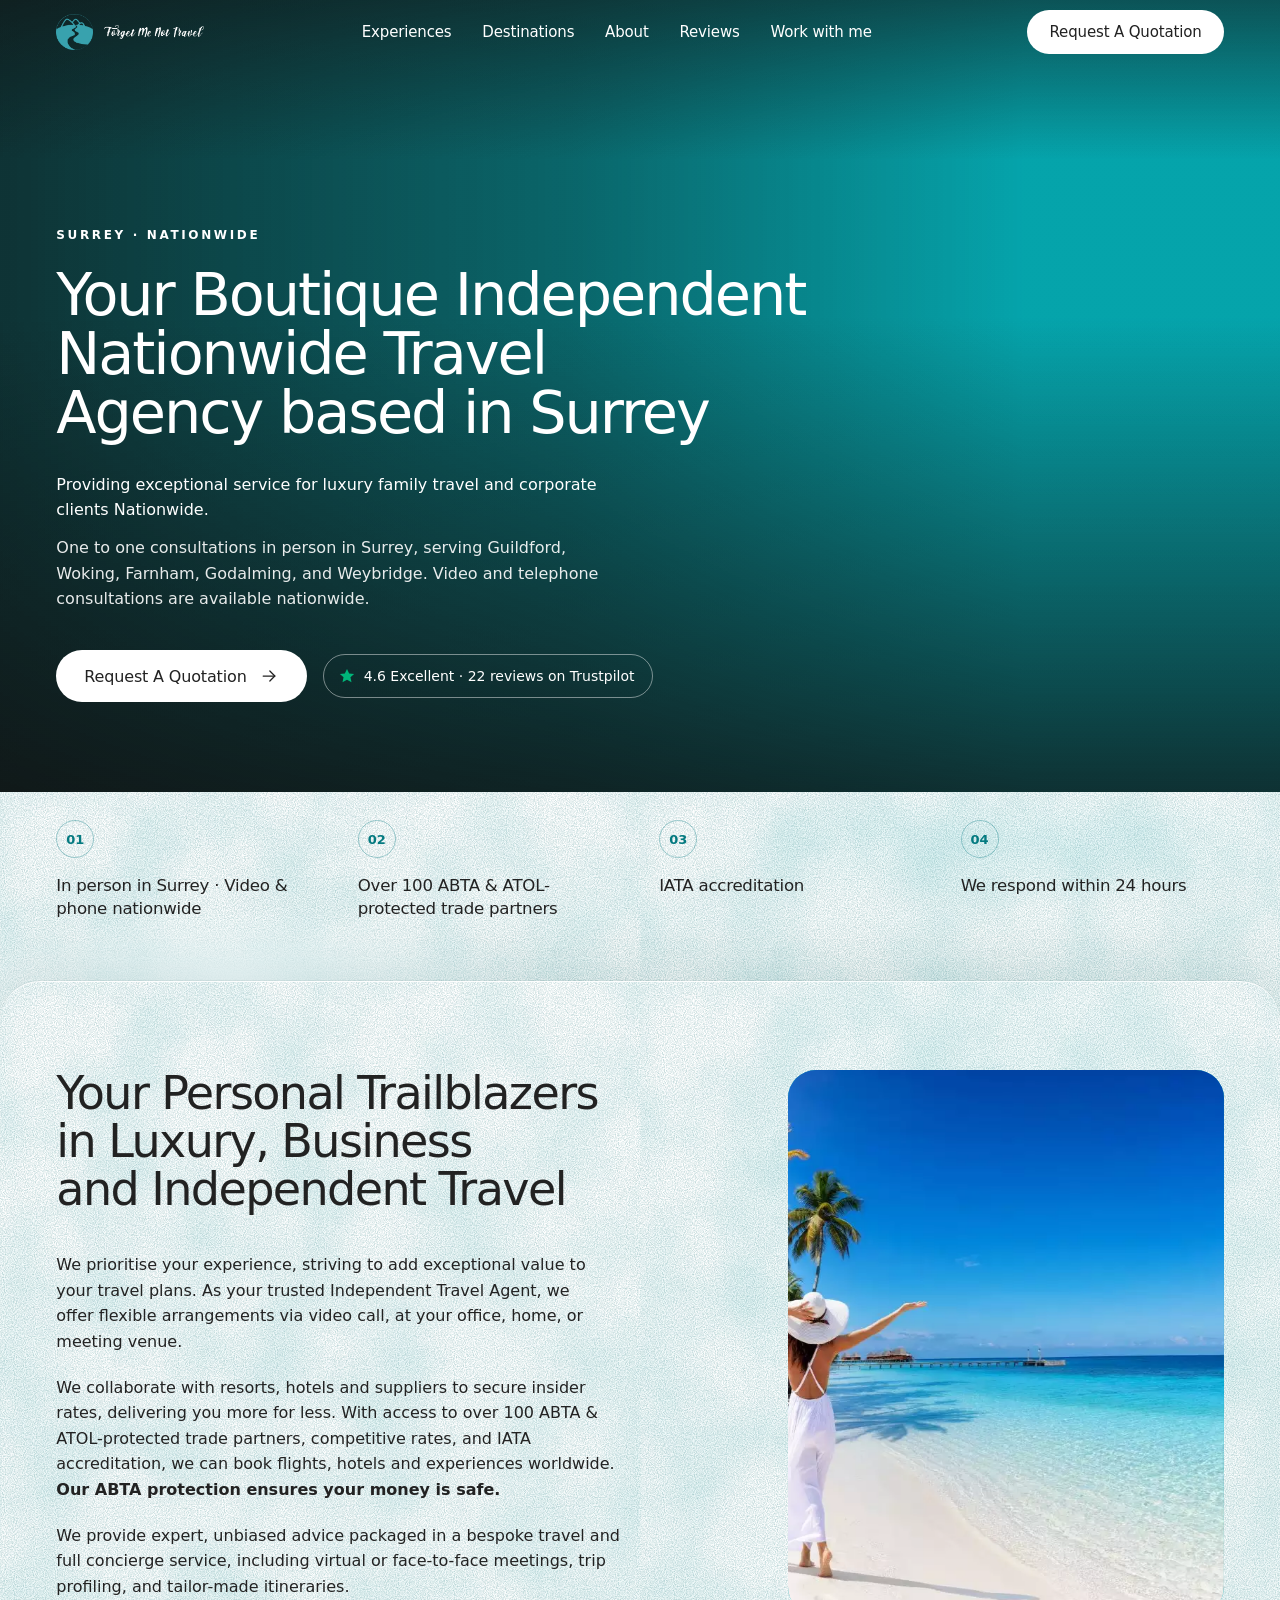
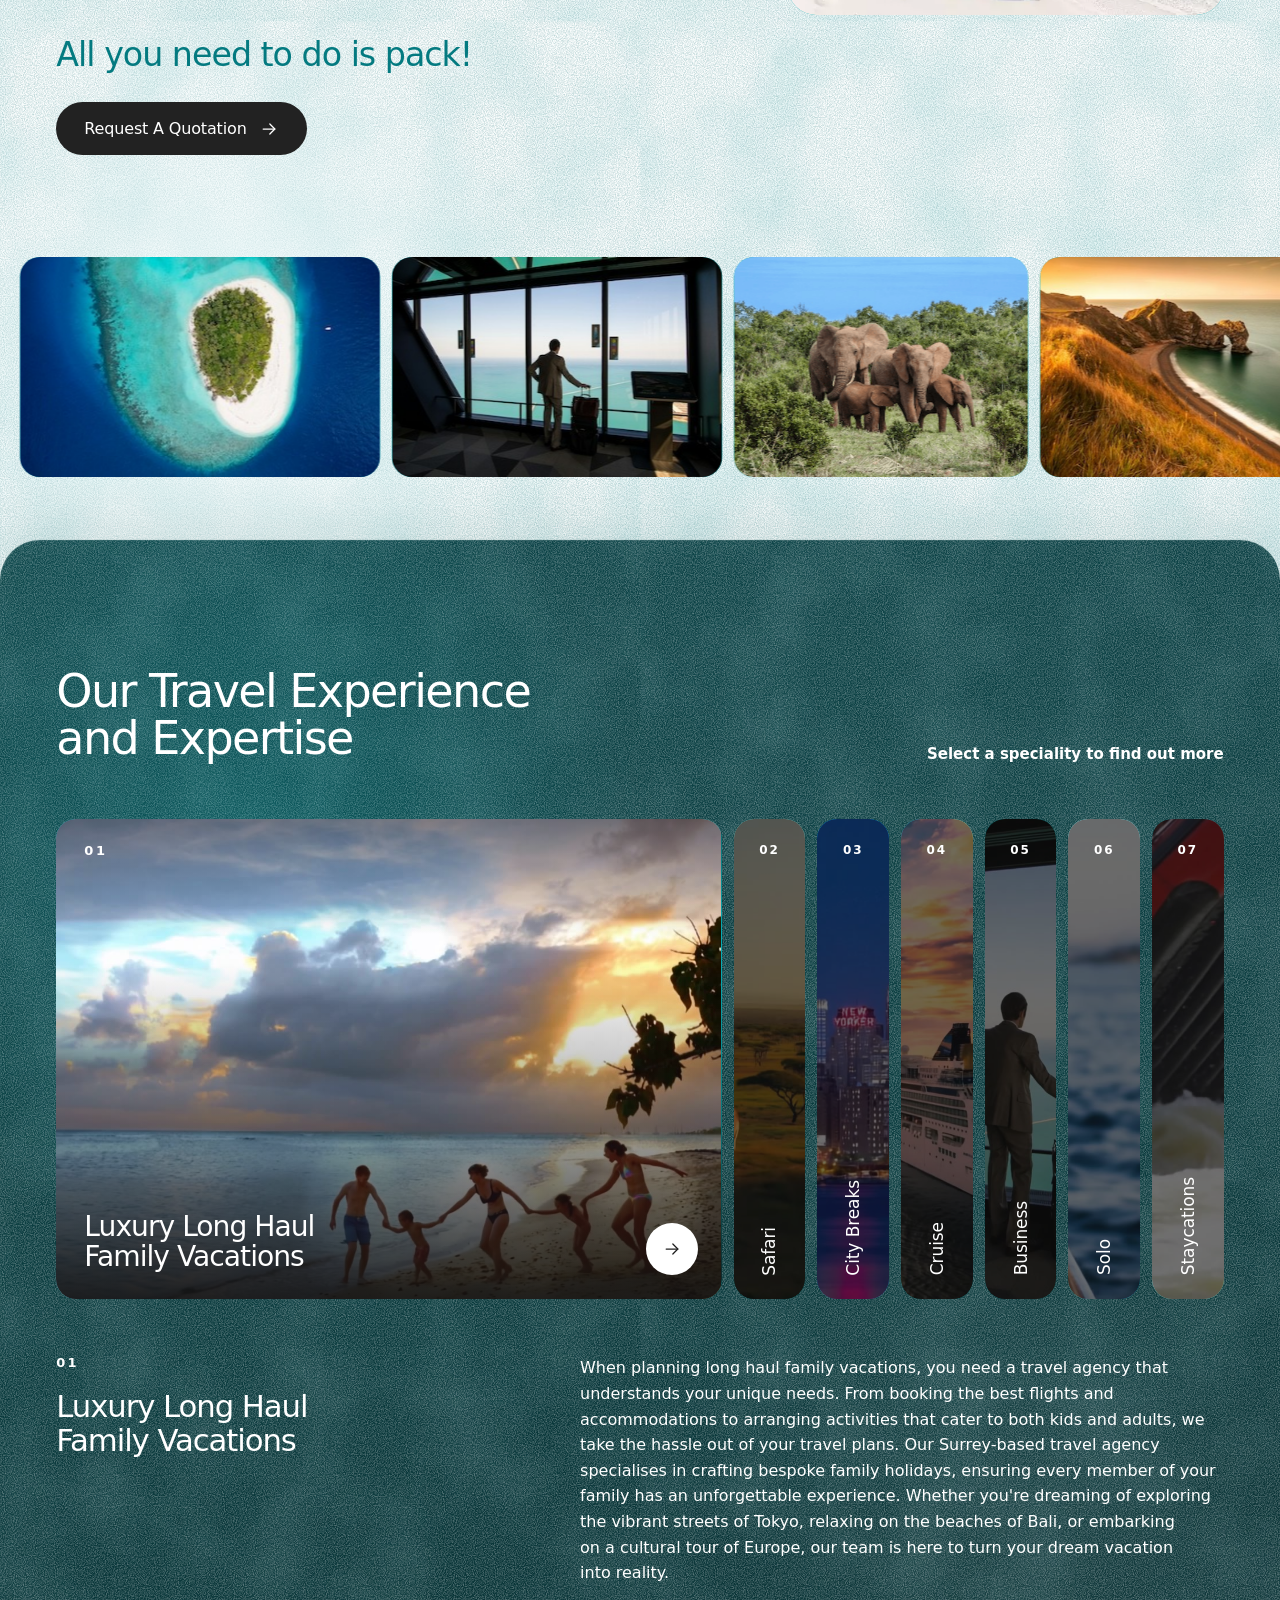
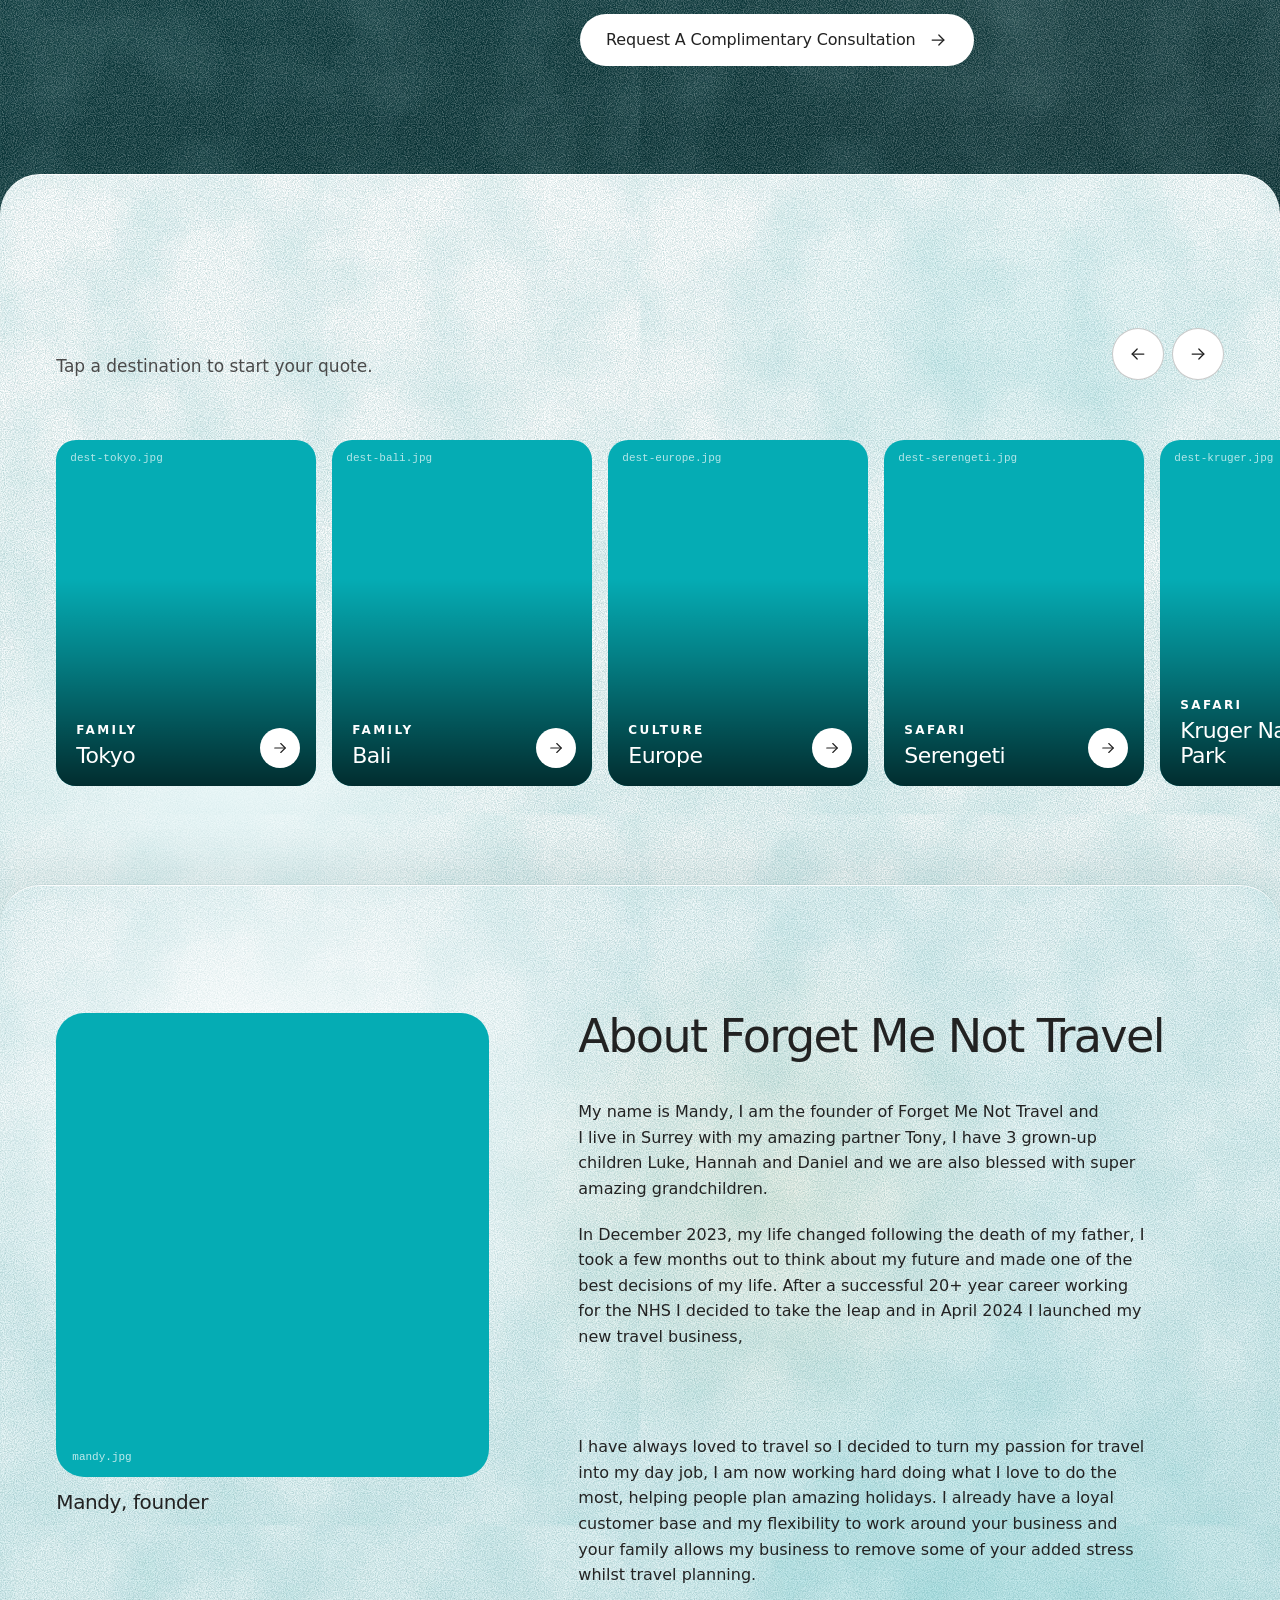
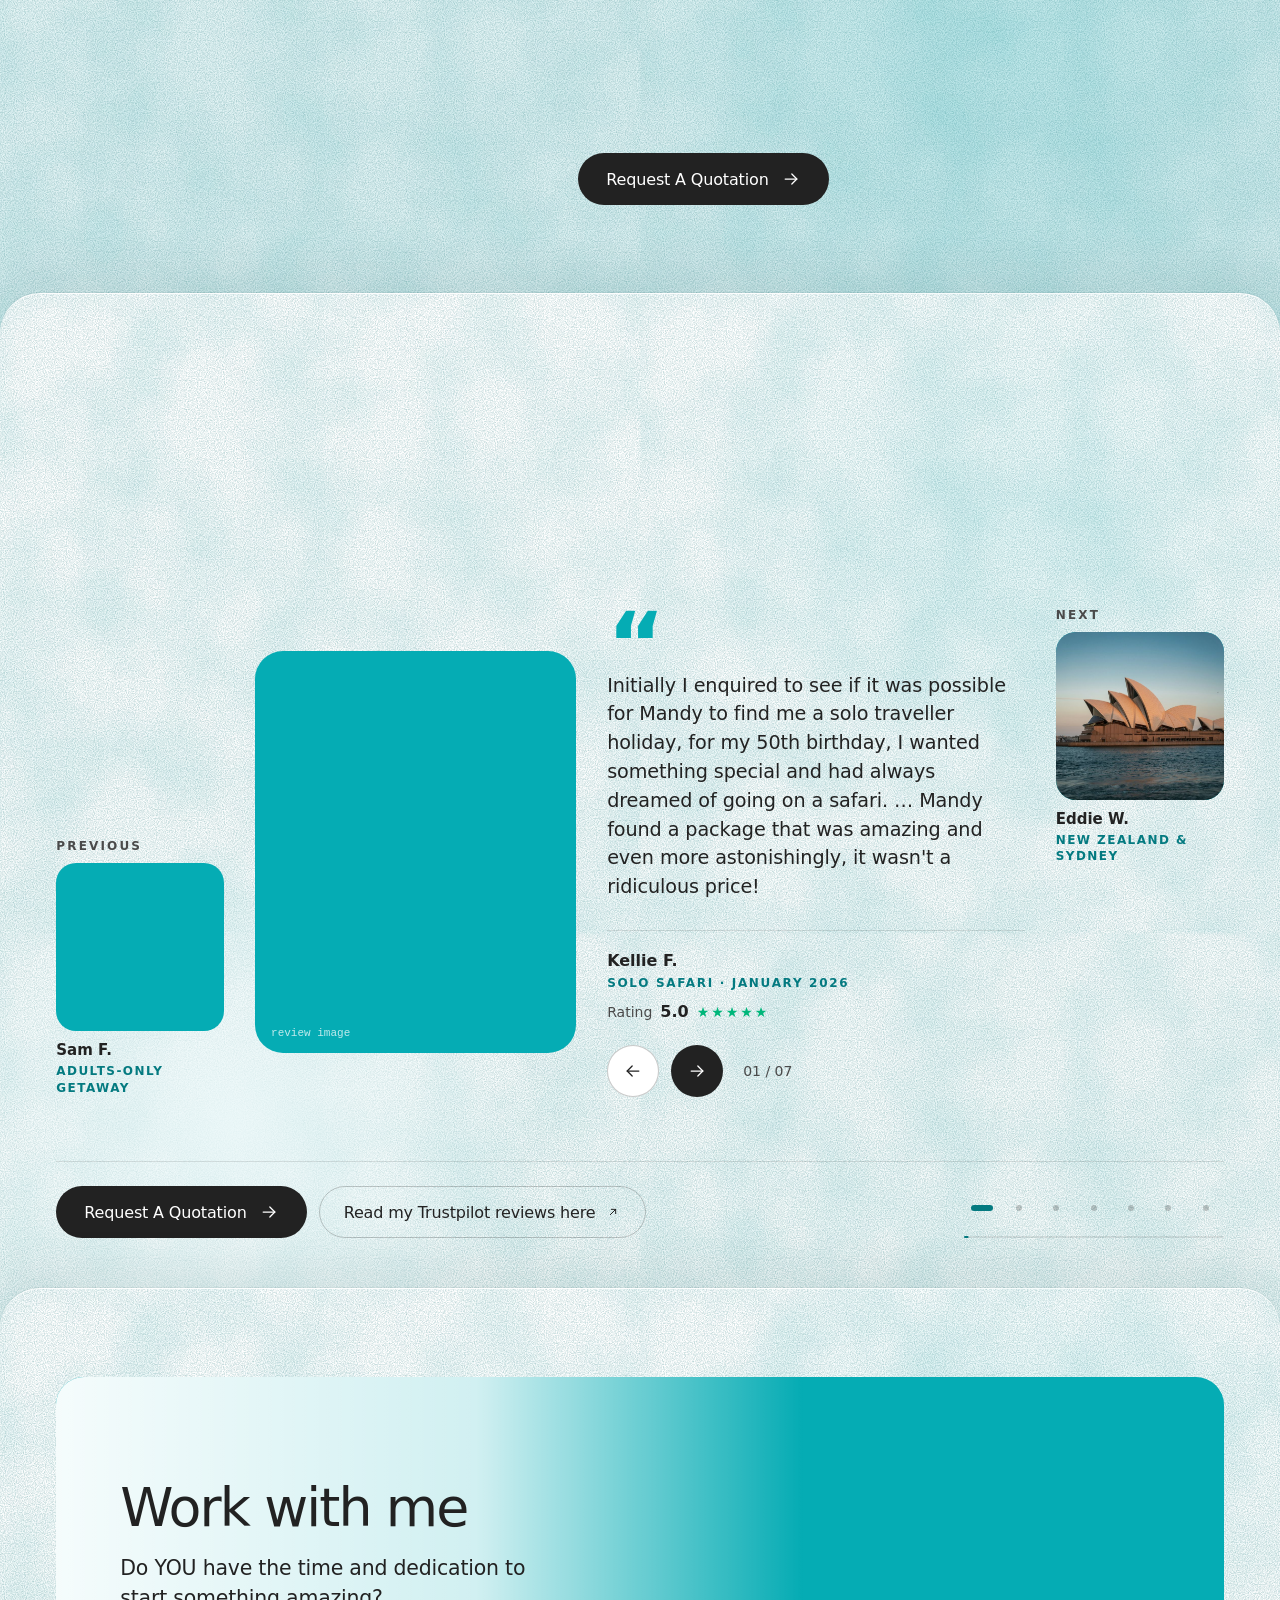
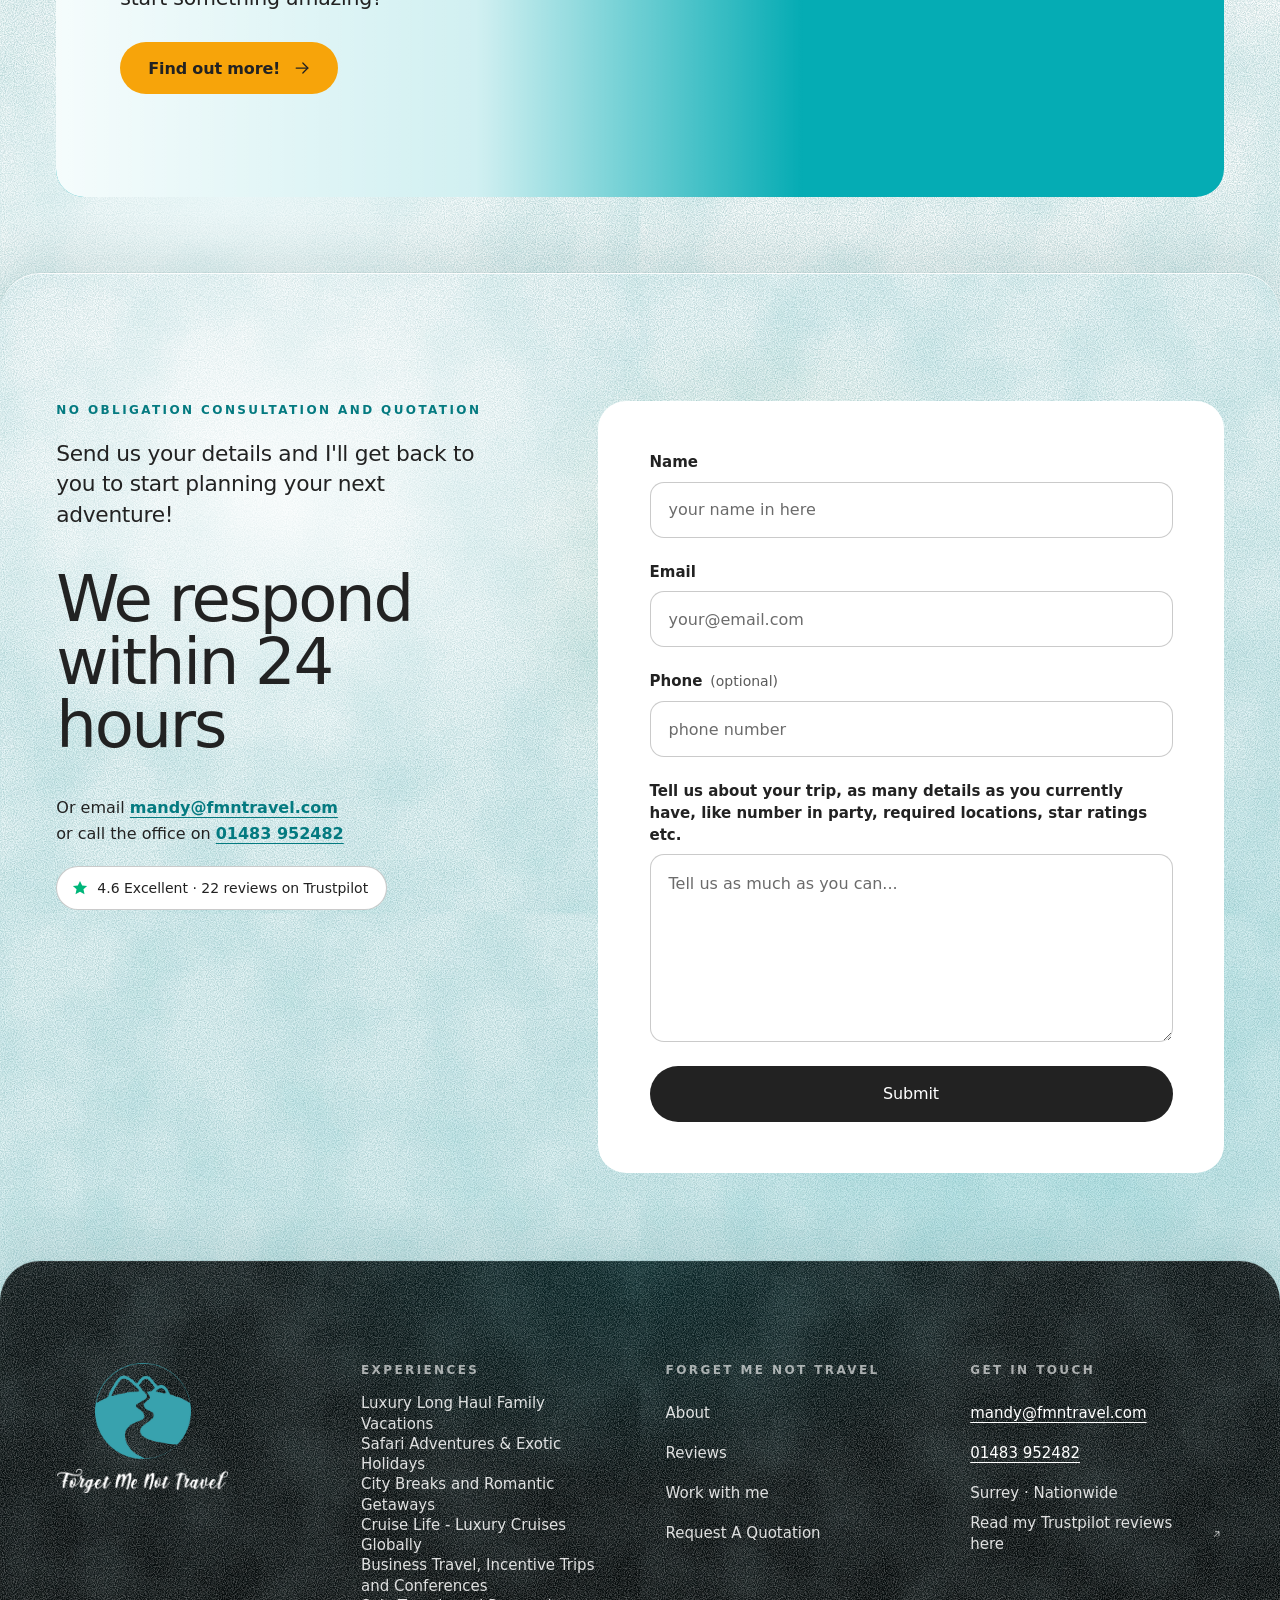
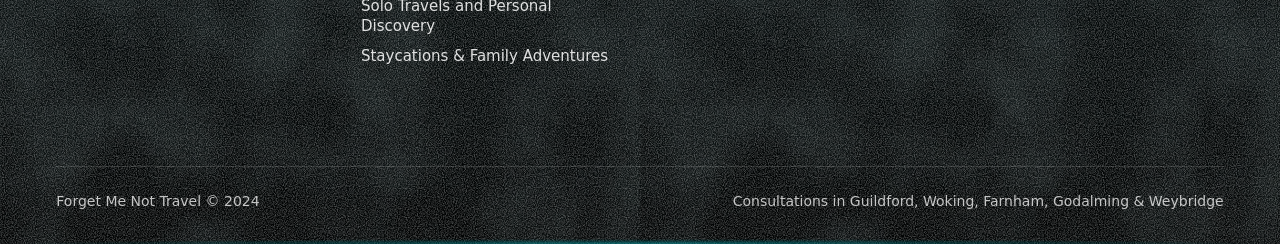
<file: index.html>
<!DOCTYPE html>
<html lang="en-GB">
<head>
<meta charset="utf-8">
<meta name="viewport" content="width=device-width, initial-scale=1, viewport-fit=cover">
<title>Independent Travel Agent in Surrey | Forget Me Not Travel</title>
<meta name="description" content="Boutique independent travel agency in Surrey. Luxury family holidays, safaris, cruises, business and solo travel. In person in Surrey, by video nationwide.">
<meta name="theme-color" content="#05ACB4">
<link rel="canonical" href="https://www.fmntravel.com/">
<meta property="og:type" content="website">
<meta property="og:url" content="https://www.fmntravel.com/">
<meta property="og:title" content="Independent Travel Agent in Surrey | Forget Me Not Travel">
<meta property="og:description" content="Boutique independent travel agency in Surrey. Luxury family holidays, safaris, cruises, business and solo travel. In person in Surrey, by video nationwide.">
<meta property="og:image" content="https://www.fmntravel.com/assets/img/her-photo-beach-woman.jpg">
<meta name="robots" content="index, follow, max-image-preview:large">
<meta property="og:image:width" content="1200">
<meta property="og:image:height" content="900">
<meta property="og:image:alt" content="Woman in a white dress and sun hat on a tropical beach with palm trees">
<meta property="og:locale" content="en_GB">
<meta property="og:site_name" content="Forget Me Not Travel">
<meta name="twitter:card" content="summary_large_image">
<meta name="twitter:title" content="Independent Travel Agent in Surrey | Forget Me Not Travel">
<meta name="twitter:description" content="Boutique independent travel agency in Surrey. Luxury family holidays, safaris, cruises, business and solo travel. In person in Surrey, by video nationwide.">
<meta name="twitter:image" content="https://www.fmntravel.com/assets/img/her-photo-beach-woman.jpg">
<link rel="icon" href="favicon.ico" sizes="any">
<link rel="icon" type="image/png" sizes="32x32" href="favicon-32.png">
<link rel="icon" type="image/png" sizes="192x192" href="icon-192.png">
<link rel="apple-touch-icon" href="apple-touch-icon.png">
<link rel="preload" as="image" href="assets/img/hero-poster.jpg" media="(min-width: 769px)" fetchpriority="high">
<link rel="preload" as="image" href="assets/img/hero-mobile-poster.jpg" media="(max-width: 768px)" fetchpriority="high">
<link rel="preconnect" href="https://api.fontshare.com" crossorigin>
<link rel="stylesheet" href="https://api.fontshare.com/v2/css?f[]=general-sans@400,500,600&amp;display=swap">
<link rel="stylesheet" href="css/textures.css">
<link rel="stylesheet" href="css/styles.css">
<script type="application/ld+json">{"@context": "https://schema.org", "@graph": [{"@type": "TravelAgency", "@id": "https://www.fmntravel.com/#agency", "name": "Forget Me Not Travel", "url": "https://www.fmntravel.com/", "telephone": "+44 1483 952482", "email": "mandy@fmntravel.com", "logo": "https://www.fmntravel.com/icon-192.png", "image": "https://www.fmntravel.com/assets/img/her-photo-beach-woman.jpg", "description": "Boutique independent travel agency in Surrey. Luxury family holidays, safaris, cruises, business and solo travel. In person in Surrey, by video nationwide.", "founder": {"@type": "Person", "name": "Mandy Woodley"}, "foundingDate": "2024-04", "address": {"@type": "PostalAddress", "addressRegion": "Surrey", "addressCountry": "GB"}, "areaServed": [{"@type": "City", "name": "Guildford"}, {"@type": "City", "name": "Woking"}, {"@type": "City", "name": "Farnham"}, {"@type": "City", "name": "Godalming"}, {"@type": "City", "name": "Weybridge"}, {"@type": "AdministrativeArea", "name": "Surrey"}, {"@type": "Country", "name": "United Kingdom"}], "contactPoint": {"@type": "ContactPoint", "contactType": "customer service", "telephone": "+44 1483 952482", "email": "mandy@fmntravel.com", "areaServed": "GB", "availableLanguage": "English"}, "sameAs": ["https://uk.trustpilot.com/review/fmntravel.com"], "hasOfferCatalog": {"@type": "OfferCatalog", "name": "Travel specialities", "itemListElement": [{"@type": "Offer", "itemOffered": {"@type": "Service", "name": "Luxury Long Haul Family Vacations"}}, {"@type": "Offer", "itemOffered": {"@type": "Service", "name": "Safari Adventures & Exotic Holidays"}}, {"@type": "Offer", "itemOffered": {"@type": "Service", "name": "City Breaks and Romantic Getaways"}}, {"@type": "Offer", "itemOffered": {"@type": "Service", "name": "Cruise Life - Luxury Cruises Globally"}}, {"@type": "Offer", "itemOffered": {"@type": "Service", "name": "Business Travel, Incentive Trips and Conferences"}}, {"@type": "Offer", "itemOffered": {"@type": "Service", "name": "Solo Travels and Personal Discovery"}}, {"@type": "Offer", "itemOffered": {"@type": "Service", "name": "Staycations & Family Adventures"}}]}}, {"@type": "WebSite", "@id": "https://www.fmntravel.com/#website", "url": "https://www.fmntravel.com/", "name": "Forget Me Not Travel", "inLanguage": "en-GB", "publisher": {"@id": "https://www.fmntravel.com/#agency"}}]}</script>
<script defer src="js/main.js"></script>
</head>
<body>
<!-- Reusable icons -->
<svg width="0" height="0" style="position:absolute" aria-hidden="true" focusable="false">
  <symbol id="i-arrow" viewBox="0 0 24 24"><g fill="none" stroke="currentColor" stroke-width="1.5" stroke-linecap="round" stroke-linejoin="round"><path d="M5 12h14"/><path d="m13 6 6 6-6 6"/></g></symbol>
  <symbol id="i-arrow-l" viewBox="0 0 24 24"><g fill="none" stroke="currentColor" stroke-width="1.5" stroke-linecap="round" stroke-linejoin="round"><path d="M19 12H5"/><path d="m11 6-6 6 6 6"/></g></symbol>
  <symbol id="i-ext" viewBox="0 0 24 24"><g fill="none" stroke="currentColor" stroke-width="1.5" stroke-linecap="round" stroke-linejoin="round"><path d="M8 16 16 8"/><path d="M9.5 8H16v6.5"/></g></symbol>
  <symbol id="i-star" viewBox="0 0 24 24"><path d="M12 2.5l2.9 6.1 6.6.7-4.9 4.5 1.4 6.6L12 17.1l-6 3.3 1.4-6.6-4.9-4.5 6.6-.7z" fill="#00B67A"/></symbol>
  <symbol id="i-close" viewBox="0 0 24 24"><g fill="none" stroke="currentColor" stroke-width="1.5" stroke-linecap="round"><path d="m6 6 12 12"/><path d="M18 6 6 18"/></g></symbol>
  <symbol id="i-chev" viewBox="0 0 24 24"><path d="m6 9 6 6 6-6" fill="none" stroke="currentColor" stroke-width="1.5" stroke-linecap="round" stroke-linejoin="round"/></symbol>
</svg>

<a class="skip" href="#main" data-skip>Skip to content</a>
<div class="progress" aria-hidden="true"><div class="progress__bar" data-progress></div></div>

<header class="hdr" data-hdr data-dark="true">
  <div class="hdr__in">
    <a class="hdr__logo" href="#top" data-go-top aria-label="Forget Me Not Travel, back to top">
      <span class="logo" role="img" aria-label="Forget Me Not Travel"><img class="logo__mark" src="assets/brand/fmn-emblem.png" alt="" width="256" height="256"><span class="logo__type" aria-hidden="true"></span></span>
    </a>
    <nav class="nav" aria-label="Main">
      <a href="#experiences" data-go="experiences">Experiences</a>
      <a href="#destinations" data-go="destinations">Destinations</a>
      <a href="#about" data-go="about">About</a>
      <a href="#reviews" data-go="reviews">Reviews</a>
      <a href="#work-with-me" data-go="work-with-me">Work with me</a>
    </nav>
    <div class="hdr__actions">
      <a class="hdr__cta" data-magnetic href="#quote" data-quote data-track="quote_click">Request A Quotation</a>
      <button class="menu-btn" type="button" data-menu-open aria-expanded="false" aria-controls="site-menu">Menu<svg width="18" height="18" viewBox="0 0 24 24" fill="none" stroke="currentColor" stroke-width="1.5" stroke-linecap="round" aria-hidden="true"><path d="M4 9h16"/><path d="M4 15h16"/></svg></button>
    </div>
  </div>
</header>

<div class="menu" id="site-menu" role="dialog" aria-modal="true" aria-label="Menu" aria-hidden="true" data-teal="true" data-menu>
  <svg class="menu__shape" viewBox="0 0 1131 861" preserveAspectRatio="none" aria-hidden="true"><path data-menu-path d="M1131,0 Q565.5,0 0,0 L0,0 L1131,0 Z" fill="#05ACB4"/></svg>
  <div class="menu__scroll">
    <div class="menu__top">
      <span class="menu__logo" aria-hidden="true"><span class="logo"><img class="logo__mark" src="assets/brand/fmn-emblem.png" alt="" width="256" height="256"><span class="logo__type"></span></span></span>
      <button class="menu__close" type="button" data-menu-close>Close<svg width="18" height="18" aria-hidden="true"><use href="#i-close"/></svg></button>
    </div>
    <nav class="menu__nav" aria-label="Menu">
      <ul>
        <li style="--i:0"><a href="#experiences" data-go="experiences">Experiences</a></li>
        <li style="--i:1"><a href="#destinations" data-go="destinations">Destinations</a></li>
        <li style="--i:2"><a href="#about" data-go="about">About</a></li>
        <li style="--i:3"><a href="#reviews" data-go="reviews">Reviews</a></li>
        <li style="--i:4"><a href="#work-with-me" data-go="work-with-me">Work with me</a></li>
      </ul>
      <div class="menu__cta menu__fade">
        <a class="btn btn--dark" data-magnetic href="#quote" data-quote data-track="quote_click">Request A Quotation<svg class="ic-arrow" width="20" height="20" aria-hidden="true"><use href="#i-arrow"/></svg></a>
      </div>
    </nav>
    <div class="menu__info menu__fade">
      <a class="menu__mail" href="mailto:mandy@fmntravel.com">mandy@fmntravel.com</a>
      <a class="menu__tel" href="tel:+441483952482" data-track="phone_click">01483 952482</a>
      <span>Surrey · Nationwide</span>
      <a href="https://uk.trustpilot.com/review/fmntravel.com" target="_blank" rel="noopener" data-track="trustpilot_click">Read my Trustpilot reviews here<svg width="16" height="16" aria-hidden="true"><use href="#i-ext"/></svg></a>
    </div>
  </div>
</div>

<main id="main" tabindex="-1" style="outline:none; display:block">

<!-- 1) HERO -->
<section class="hero" id="top" aria-label="Introduction" data-dark="true">
  <picture class="hero__poster">
    <source media="(max-width: 768px)" srcset="assets/img/hero-mobile-poster.jpg">
    <img src="assets/img/hero-poster.jpg" alt="" fetchpriority="high" decoding="async">
  </picture>
  <video class="hero__video" data-hero-video muted playsinline loop preload="auto" aria-hidden="true" tabindex="-1"
    data-src-d="assets/video/hero.mp4" data-src-m="assets/video/hero-mobile.mp4"></video>
  <div class="hero__shade" aria-hidden="true"></div>
  <div class="hero__content" data-hero-content>
    <p class="eyebrow-hero" data-hero="0">Surrey · Nationwide</p>
    <h1 data-hero="1" data-hero-h1><span class="w"><span class="wi">Your</span></span> <span class="w"><em class="wi">Boutique</em></span> <span class="w"><span class="wi">Independent</span></span> <span class="w"><span class="wi">Nationwide</span></span> <span class="w"><span class="wi">Travel</span></span> <span class="w"><span class="wi">Agency</span></span> <span class="w"><span class="wi">based</span></span> <span class="w"><span class="wi">in</span></span> <span class="w"><span class="wi">Surrey</span></span></h1>
    <div class="hero__copy" data-hero="2">
      <p class="hero__lead">Providing exceptional service for luxury family travel and corporate clients Nationwide.</p>
      <p class="hero__sub only-d">One to one consultations in person in Surrey, serving Guildford, Woking, Farnham, Godalming, and Weybridge. Video and telephone consultations are available nationwide.</p>
    </div>
    <div class="hero__actions" data-hero="3">
      <a class="btn btn--light" data-magnetic href="#quote" data-quote data-track="quote_click">Request A Quotation<svg class="ic-arrow" width="20" height="20" aria-hidden="true"><use href="#i-arrow"/></svg></a>
      <a class="tp-chip tp-chip--on-dark" data-magnetic href="https://uk.trustpilot.com/review/fmntravel.com" target="_blank" rel="noopener" data-track="trustpilot_click" aria-label="4.6 Excellent, 22 reviews on Trustpilot (opens in a new tab)"><svg class="tp-star" width="18" height="18" aria-hidden="true"><use href="#i-star"/></svg><span>4.6 Excellent · 22 reviews on Trustpilot</span></a>
    </div>
  </div>
  <div class="hero__cue only-m" aria-hidden="true"><span data-cue></span></div>
</section>

<!-- 2) TRUST STRIP -->
<section class="trust" aria-label="Why book with Forget Me Not Travel" data-bg="light" data-first>
  <div class="trust-m only-m">
    <p class="trust-m__lead" data-reveal>One to one consultations in person in Surrey, serving Guildford, Woking, Farnham, Godalming, and Weybridge. Video and telephone consultations are available nationwide.</p>
    <div class="snap-row noscrollbar">
      <ul>
        <li class="trust-card"><a href="#quote" data-quote><span class="trust-card__n">01</span><span class="trust-card__t">In person in Surrey · Video &amp; phone nationwide</span></a></li>
        <li class="trust-card"><a href="#intro" data-go="intro"><span class="trust-card__n">02</span><span class="trust-card__t">Over 100 ABTA &amp; ATOL-protected trade partners</span></a></li>
        <li class="trust-card"><a href="#intro" data-go="intro"><span class="trust-card__n">03</span><span class="trust-card__t">IATA accreditation</span></a></li>
        <li class="trust-card"><a href="#quote" data-quote><span class="trust-card__n">04</span><span class="trust-card__t">We respond within 24 hours</span></a></li>
      </ul>
    </div>
  </div>
  <div class="wrap only-d">
    <ul class="trust__grid">
      <li data-reveal data-reveal-delay="0"><a class="fact" href="#quote" data-quote><span class="fact__top"><span class="fact__num">01</span><svg class="fact__go" width="18" height="18" aria-hidden="true"><use href="#i-ext"/></svg></span><span class="fact__txt">In person in Surrey · Video &amp; phone nationwide</span><span class="fact__line" aria-hidden="true"></span></a></li>
      <li data-reveal data-reveal-delay="80"><a class="fact" href="#intro" data-go="intro"><span class="fact__top"><span class="fact__num">02</span><svg class="fact__go" width="18" height="18" aria-hidden="true"><use href="#i-ext"/></svg></span><span class="fact__txt">Over 100 ABTA &amp; ATOL-protected trade partners</span><span class="fact__line" aria-hidden="true"></span></a></li>
      <li data-reveal data-reveal-delay="160"><a class="fact" href="#intro" data-go="intro"><span class="fact__top"><span class="fact__num">03</span><svg class="fact__go" width="18" height="18" aria-hidden="true"><use href="#i-ext"/></svg></span><span class="fact__txt">IATA accreditation</span><span class="fact__line" aria-hidden="true"></span></a></li>
      <li data-reveal data-reveal-delay="240"><a class="fact" href="#quote" data-quote><span class="fact__top"><span class="fact__num">04</span><svg class="fact__go" width="18" height="18" aria-hidden="true"><use href="#i-ext"/></svg></span><span class="fact__txt">We respond within 24 hours</span><span class="fact__line" aria-hidden="true"></span></a></li>
    </ul>
  </div>
</section>

<!-- 3) INTRO -->
<section class="intro" id="intro" aria-labelledby="intro-h" data-bg="light2">
  <div class="intro-m only-m">
    <h2 class="h2-m" id="intro-h-m" data-reveal>Your Personal <em>Trailblazers</em> in Luxury, Business and Independent Travel</h2>
    <div class="prose-m">
      <p data-reveal>We prioritise your experience, striving to add exceptional value to your travel plans. As your trusted Independent Travel Agent, we offer flexible arrangements via video call, at your office, home, or meeting venue.</p>
      <p data-reveal>We collaborate with resorts, hotels and suppliers to secure insider rates, delivering you more for less. With access to over 100 ABTA &amp; ATOL-protected trade partners, competitive rates, and IATA accreditation, we can book flights, hotels and experiences worldwide.</p>
      <div class="abta" data-reveal>
        <span class="abta__ic" aria-hidden="true"><svg width="20" height="20" viewBox="0 0 24 24" fill="none" stroke="currentColor" stroke-width="1.6" stroke-linecap="round" stroke-linejoin="round"><path d="M12 3 5 6v5c0 4.5 3 8.3 7 10 4-1.7 7-5.5 7-10V6z"/><path d="m9 12 2 2 4-4"/></svg></span>
        <p>Our ABTA protection ensures your money is safe.</p>
      </div>
    </div>
  </div>
  <div class="bleed only-m" data-mimg><img src="assets/img/her-photo-beach-woman.jpg" alt="Woman in a white dress and sun hat on a tropical beach with palm trees" width="1200" height="900" loading="lazy" decoding="async"></div>
  <div class="intro-m only-m">
    <p class="lead-m" data-reveal>We provide expert, unbiased advice packaged in a bespoke travel and full concierge service, including virtual or face-to-face meetings, trip profiling, and tailor-made itineraries.</p>
    <p class="intro-m__pack" data-reveal>All you need to do is pack!</p>
    <a class="btn btn--dark" data-magnetic href="#quote" data-quote data-track="quote_click">Request A Quotation<svg class="ic-arrow" width="20" height="20" aria-hidden="true"><use href="#i-arrow"/></svg></a>
  </div>

  <div class="wrap split only-d">
    <div class="intro__text" data-reveal>
      <h2 class="h2" id="intro-h" data-words>Your Personal <em>Trailblazers</em> in Luxury, Business and Independent Travel</h2>
      <div class="prose">
        <p>We prioritise your experience, striving to add exceptional value to your travel plans. As your trusted Independent Travel Agent, we offer flexible arrangements via video call, at your office, home, or meeting venue.</p>
        <p>We collaborate with resorts, hotels and suppliers to secure insider rates, delivering you more for less. With access to over 100 ABTA &amp; ATOL-protected trade partners, competitive rates, and IATA accreditation, we can book flights, hotels and experiences worldwide. <strong style="font-weight:600">Our ABTA protection ensures your money is safe.</strong></p>
        <p>We provide expert, unbiased advice packaged in a bespoke travel and full concierge service, including virtual or face-to-face meetings, trip profiling, and tailor-made itineraries.</p>
      </div>
      <p class="intro__pack" data-words>All you need to do is pack!</p>
      <a class="btn btn--dark" data-magnetic href="#quote" data-quote data-track="quote_click">Request A Quotation<svg class="ic-arrow" width="20" height="20" aria-hidden="true"><use href="#i-arrow"/></svg></a>
    </div>
    <div class="intro__media">
      <div class="frame intro__frame" data-reveal data-reveal-delay="120">
        <span class="ph-label" aria-hidden="true">her-photo-beach-woman.jpg</span>
        <div class="zoom"><img class="px-img" data-px src="assets/img/her-photo-beach-woman.jpg" alt="Woman in a white dress and sun hat on a tropical beach with palm trees" width="1200" height="900" loading="lazy" decoding="async"></div>
      </div>
    </div>
  </div>

  <div class="strip noscrollbar" id="photo-strip" role="region" aria-label="Photos of trips Mandy books" data-strip>
    <ul data-strip-track>
      <li style="--w:360px"><span class="ph-label" aria-hidden="true">her-photo-1-island.jpg</span><img src="assets/img/her-photo-1-island.jpg" alt="Aerial view of a small tropical island ringed by turquoise water" decoding="async"></li>
      <li style="--w:330px"><span class="ph-label" aria-hidden="true">her-photo-2-business.jpg</span><img src="assets/img/her-photo-2-business.jpg" alt="Businessman with a suitcase looking out to sea from a glass-walled lounge" decoding="async"></li>
      <li style="--w:294px"><span class="ph-label" aria-hidden="true">her-photo-3-elephants.png</span><img src="assets/img/her-photo-3-elephants.png" alt="Family of elephants with a calf walking through green bush" decoding="async"></li>
      <li style="--w:322px"><span class="ph-label" aria-hidden="true">her-photo-4-durdle-door.jpg</span><img src="assets/img/her-photo-4-durdle-door.jpg" alt="Durdle Door rock arch on the Dorset coast at sunset" decoding="async"></li>
      <li style="--w:298px"><span class="ph-label" aria-hidden="true">her-photo-5-castle.png</span><img src="assets/img/her-photo-5-castle.png" alt="Fairytale castle with blue spires under a bright sky" decoding="async"></li>
      <li style="--w:330px"><span class="ph-label" aria-hidden="true">her-photo-6-solo.jpg</span><img src="assets/img/her-photo-6-solo.jpg" alt="Woman in a white wrap looking out to sea from a boat" decoding="async"></li>
      <li style="--w:331px"><span class="ph-label" aria-hidden="true">her-photo-7-cruise.jpg</span><img src="assets/img/her-photo-7-cruise.jpg" alt="Cruise ship sailing towards a sunset" decoding="async"></li>
      <!-- Duplicate set for the seamless desktop loop (hidden on mobile and from assistive tech) -->
      <li style="--w:360px" data-dup data-dup-start aria-hidden="true"><img src="assets/img/her-photo-1-island.jpg" alt="" decoding="async"></li>
      <li style="--w:330px" data-dup aria-hidden="true"><img src="assets/img/her-photo-2-business.jpg" alt="" decoding="async"></li>
      <li style="--w:294px" data-dup aria-hidden="true"><img src="assets/img/her-photo-3-elephants.png" alt="" decoding="async"></li>
      <li style="--w:322px" data-dup aria-hidden="true"><img src="assets/img/her-photo-4-durdle-door.jpg" alt="" decoding="async"></li>
      <li style="--w:298px" data-dup aria-hidden="true"><img src="assets/img/her-photo-5-castle.png" alt="" decoding="async"></li>
      <li style="--w:330px" data-dup aria-hidden="true"><img src="assets/img/her-photo-6-solo.jpg" alt="" decoding="async"></li>
      <li style="--w:331px" data-dup aria-hidden="true"><img src="assets/img/her-photo-7-cruise.jpg" alt="" decoding="async"></li>
    </ul>
  </div>
</section>

<!-- 4) EXPERIENCES -->
<section class="exp" id="experiences" aria-labelledby="exp-h" data-dark="true" data-bg="deep">
  <div class="wrap">
    <div class="sec-head" data-reveal>
      <h2 class="h2" id="exp-h" data-words>Our Travel Experience and <em>Expertise</em></h2>
      <p class="exp__hint only-d">Select a speciality to find out more</p>
    </div>

    <div class="panels only-d" data-dark="true" role="group" aria-label="Travel specialities" data-panels>
      <div class="panel is-open" role="button" tabindex="0" data-panel="0" aria-pressed="true" aria-label="Show Luxury Long Haul Family Vacations">
        <span class="panel__file" aria-hidden="true">service-1-family-longhaul.mp4</span>
        <span class="panel__zoom"><video class="panel__video" muted playsinline loop preload="none" poster="assets/img/service-1-family-longhaul-poster.jpg" data-src="assets/video/service-1-family-longhaul.mp4" aria-hidden="true" tabindex="-1"></video></span>
        <span class="panel__ring" aria-hidden="true"></span>
        <span class="panel__dim" aria-hidden="true"></span>
        <span class="panel__grad" aria-hidden="true"></span>
        <span class="panel__closed" aria-hidden="true"><span class="panel__closed-n">01</span><span class="panel__short">Family</span></span>
        <span class="panel__open" aria-hidden="true"><span class="panel__open-n">01</span><span class="panel__title">Luxury Long Haul Family Vacations</span></span>
        <button class="panel__next" type="button" data-panel-next tabindex="0" aria-label="Next speciality: Safari Adventures &amp; Exotic Holidays"><svg width="20" height="20" aria-hidden="true"><use href="#i-arrow"/></svg></button>
      </div>
      <div class="panel" role="button" tabindex="0" data-panel="1" aria-pressed="false" aria-label="Show Safari Adventures &amp; Exotic Holidays">
        <span class="panel__file" aria-hidden="true">service-2-safari.mp4</span>
        <span class="panel__zoom"><video class="panel__video" muted playsinline loop preload="none" poster="assets/img/service-2-safari-poster.jpg" data-src="assets/video/service-2-safari.mp4" aria-hidden="true" tabindex="-1"></video></span>
        <span class="panel__ring" aria-hidden="true"></span>
        <span class="panel__dim" aria-hidden="true"></span>
        <span class="panel__grad" aria-hidden="true"></span>
        <span class="panel__closed" aria-hidden="true"><span class="panel__closed-n">02</span><span class="panel__short">Safari</span></span>
        <span class="panel__open" aria-hidden="true"><span class="panel__open-n">02</span><span class="panel__title">Safari Adventures &amp; Exotic Holidays</span></span>
        <button class="panel__next" type="button" data-panel-next tabindex="-1" aria-label="Next speciality: City Breaks and Romantic Getaways"><svg width="20" height="20" aria-hidden="true"><use href="#i-arrow"/></svg></button>
      </div>
      <div class="panel" role="button" tabindex="0" data-panel="2" aria-pressed="false" aria-label="Show City Breaks and Romantic Getaways">
        <span class="panel__file" aria-hidden="true">service-3-city-breaks.mp4</span>
        <span class="panel__zoom"><video class="panel__video" muted playsinline loop preload="none" poster="assets/img/service-3-city-breaks-poster.jpg" data-src="assets/video/service-3-city-breaks.mp4" aria-hidden="true" tabindex="-1"></video></span>
        <span class="panel__ring" aria-hidden="true"></span>
        <span class="panel__dim" aria-hidden="true"></span>
        <span class="panel__grad" aria-hidden="true"></span>
        <span class="panel__closed" aria-hidden="true"><span class="panel__closed-n">03</span><span class="panel__short">City Breaks</span></span>
        <span class="panel__open" aria-hidden="true"><span class="panel__open-n">03</span><span class="panel__title">City Breaks and Romantic Getaways</span></span>
        <button class="panel__next" type="button" data-panel-next tabindex="-1" aria-label="Next speciality: Cruise Life - Luxury Cruises Globally"><svg width="20" height="20" aria-hidden="true"><use href="#i-arrow"/></svg></button>
      </div>
      <div class="panel" role="button" tabindex="0" data-panel="3" aria-pressed="false" aria-label="Show Cruise Life - Luxury Cruises Globally">
        <span class="panel__file" aria-hidden="true">service-4-cruise.mp4</span>
        <span class="panel__zoom"><video class="panel__video" muted playsinline loop preload="none" poster="assets/img/service-4-cruise-poster.jpg" data-src="assets/video/service-4-cruise.mp4" aria-hidden="true" tabindex="-1"></video></span>
        <span class="panel__ring" aria-hidden="true"></span>
        <span class="panel__dim" aria-hidden="true"></span>
        <span class="panel__grad" aria-hidden="true"></span>
        <span class="panel__closed" aria-hidden="true"><span class="panel__closed-n">04</span><span class="panel__short">Cruise</span></span>
        <span class="panel__open" aria-hidden="true"><span class="panel__open-n">04</span><span class="panel__title">Cruise Life - Luxury Cruises Globally</span></span>
        <button class="panel__next" type="button" data-panel-next tabindex="-1" aria-label="Next speciality: Business Travel, Incentive Trips and Conferences"><svg width="20" height="20" aria-hidden="true"><use href="#i-arrow"/></svg></button>
      </div>
      <div class="panel" role="button" tabindex="0" data-panel="4" aria-pressed="false" aria-label="Show Business Travel, Incentive Trips and Conferences">
        <span class="panel__file" aria-hidden="true">service-5-business.mp4</span>
        <span class="panel__zoom"><video class="panel__video" muted playsinline loop preload="none" poster="assets/img/service-5-business-poster.jpg" data-src="assets/video/service-5-business.mp4" aria-hidden="true" tabindex="-1"></video></span>
        <span class="panel__ring" aria-hidden="true"></span>
        <span class="panel__dim" aria-hidden="true"></span>
        <span class="panel__grad" aria-hidden="true"></span>
        <span class="panel__closed" aria-hidden="true"><span class="panel__closed-n">05</span><span class="panel__short">Business</span></span>
        <span class="panel__open" aria-hidden="true"><span class="panel__open-n">05</span><span class="panel__title">Business Travel, Incentive Trips and Conferences</span></span>
        <button class="panel__next" type="button" data-panel-next tabindex="-1" aria-label="Next speciality: Solo Travels and Personal Discovery"><svg width="20" height="20" aria-hidden="true"><use href="#i-arrow"/></svg></button>
      </div>
      <div class="panel" role="button" tabindex="0" data-panel="5" aria-pressed="false" aria-label="Show Solo Travels and Personal Discovery">
        <span class="panel__file" aria-hidden="true">service-6-solo.mp4</span>
        <span class="panel__zoom"><video class="panel__video" muted playsinline loop preload="none" poster="assets/img/service-6-solo-poster.jpg" data-src="assets/video/service-6-solo.mp4" aria-hidden="true" tabindex="-1"></video></span>
        <span class="panel__ring" aria-hidden="true"></span>
        <span class="panel__dim" aria-hidden="true"></span>
        <span class="panel__grad" aria-hidden="true"></span>
        <span class="panel__closed" aria-hidden="true"><span class="panel__closed-n">06</span><span class="panel__short">Solo</span></span>
        <span class="panel__open" aria-hidden="true"><span class="panel__open-n">06</span><span class="panel__title">Solo Travels and Personal Discovery</span></span>
        <button class="panel__next" type="button" data-panel-next tabindex="-1" aria-label="Next speciality: Staycations &amp; Family Adventures"><svg width="20" height="20" aria-hidden="true"><use href="#i-arrow"/></svg></button>
      </div>
      <div class="panel" role="button" tabindex="0" data-panel="6" aria-pressed="false" aria-label="Show Staycations &amp; Family Adventures">
        <span class="panel__file" aria-hidden="true">service-7-staycations.mp4</span>
        <span class="panel__zoom"><video class="panel__video" muted playsinline loop preload="none" poster="assets/img/service-7-staycations-poster.jpg" data-src="assets/video/service-7-staycations.mp4" aria-hidden="true" tabindex="-1"></video></span>
        <span class="panel__ring" aria-hidden="true"></span>
        <span class="panel__dim" aria-hidden="true"></span>
        <span class="panel__grad" aria-hidden="true"></span>
        <span class="panel__closed" aria-hidden="true"><span class="panel__closed-n">07</span><span class="panel__short">Staycations</span></span>
        <span class="panel__open" aria-hidden="true"><span class="panel__open-n">07</span><span class="panel__title">Staycations &amp; Family Adventures</span></span>
        <button class="panel__next" type="button" data-panel-next tabindex="-1" aria-label="Next speciality: Luxury Long Haul Family Vacations"><svg width="20" height="20" aria-hidden="true"><use href="#i-arrow"/></svg></button>
      </div>
    </div>

    <div class="only-m" data-reveal>
      <div class="exp-row snap-row noscrollbar" role="region" aria-label="Travel specialities" data-exp-row>
        <ul>
          <li class="exp-card"><button type="button" data-sheet-open="0" aria-haspopup="dialog" aria-label="Luxury Long Haul Family Vacations, show details"><img src="assets/img/service-1-family-longhaul-poster.jpg" alt="" loading="lazy" decoding="async"><span class="exp-card__shade" aria-hidden="true"></span><span class="exp-card__plus" aria-hidden="true"><svg width="18" height="18" viewBox="0 0 24 24" fill="none" stroke="currentColor" stroke-width="1.5" stroke-linecap="round"><path d="M12 5v14"/><path d="M5 12h14"/></svg></span><span class="exp-card__txt"><span class="exp-card__n">01</span><span class="exp-card__t">Luxury Long Haul Family Vacations</span></span></button></li>
          <li class="exp-card"><button type="button" data-sheet-open="1" aria-haspopup="dialog" aria-label="Safari Adventures &amp; Exotic Holidays, show details"><img src="assets/img/service-2-safari-poster.jpg" alt="" loading="lazy" decoding="async"><span class="exp-card__shade" aria-hidden="true"></span><span class="exp-card__plus" aria-hidden="true"><svg width="18" height="18" viewBox="0 0 24 24" fill="none" stroke="currentColor" stroke-width="1.5" stroke-linecap="round"><path d="M12 5v14"/><path d="M5 12h14"/></svg></span><span class="exp-card__txt"><span class="exp-card__n">02</span><span class="exp-card__t">Safari Adventures &amp; Exotic Holidays</span></span></button></li>
          <li class="exp-card"><button type="button" data-sheet-open="2" aria-haspopup="dialog" aria-label="City Breaks and Romantic Getaways, show details"><img src="assets/img/service-3-city-breaks-poster.jpg" alt="" loading="lazy" decoding="async"><span class="exp-card__shade" aria-hidden="true"></span><span class="exp-card__plus" aria-hidden="true"><svg width="18" height="18" viewBox="0 0 24 24" fill="none" stroke="currentColor" stroke-width="1.5" stroke-linecap="round"><path d="M12 5v14"/><path d="M5 12h14"/></svg></span><span class="exp-card__txt"><span class="exp-card__n">03</span><span class="exp-card__t">City Breaks and Romantic Getaways</span></span></button></li>
          <li class="exp-card"><button type="button" data-sheet-open="3" aria-haspopup="dialog" aria-label="Cruise Life - Luxury Cruises Globally, show details"><img src="assets/img/service-4-cruise-poster.jpg" alt="" loading="lazy" decoding="async"><span class="exp-card__shade" aria-hidden="true"></span><span class="exp-card__plus" aria-hidden="true"><svg width="18" height="18" viewBox="0 0 24 24" fill="none" stroke="currentColor" stroke-width="1.5" stroke-linecap="round"><path d="M12 5v14"/><path d="M5 12h14"/></svg></span><span class="exp-card__txt"><span class="exp-card__n">04</span><span class="exp-card__t">Cruise Life - Luxury Cruises Globally</span></span></button></li>
          <li class="exp-card"><button type="button" data-sheet-open="4" aria-haspopup="dialog" aria-label="Business Travel, Incentive Trips and Conferences, show details"><img src="assets/img/service-5-business-poster.jpg" alt="" loading="lazy" decoding="async"><span class="exp-card__shade" aria-hidden="true"></span><span class="exp-card__plus" aria-hidden="true"><svg width="18" height="18" viewBox="0 0 24 24" fill="none" stroke="currentColor" stroke-width="1.5" stroke-linecap="round"><path d="M12 5v14"/><path d="M5 12h14"/></svg></span><span class="exp-card__txt"><span class="exp-card__n">05</span><span class="exp-card__t">Business Travel, Incentive Trips and Conferences</span></span></button></li>
          <li class="exp-card"><button type="button" data-sheet-open="5" aria-haspopup="dialog" aria-label="Solo Travels and Personal Discovery, show details"><img src="assets/img/service-6-solo-poster.jpg" alt="" loading="lazy" decoding="async"><span class="exp-card__shade" aria-hidden="true"></span><span class="exp-card__plus" aria-hidden="true"><svg width="18" height="18" viewBox="0 0 24 24" fill="none" stroke="currentColor" stroke-width="1.5" stroke-linecap="round"><path d="M12 5v14"/><path d="M5 12h14"/></svg></span><span class="exp-card__txt"><span class="exp-card__n">06</span><span class="exp-card__t">Solo Travels and Personal Discovery</span></span></button></li>
          <li class="exp-card"><button type="button" data-sheet-open="6" aria-haspopup="dialog" aria-label="Staycations &amp; Family Adventures, show details"><img src="assets/img/service-7-staycations-poster.jpg" alt="" loading="lazy" decoding="async"><span class="exp-card__shade" aria-hidden="true"></span><span class="exp-card__plus" aria-hidden="true"><svg width="18" height="18" viewBox="0 0 24 24" fill="none" stroke="currentColor" stroke-width="1.5" stroke-linecap="round"><path d="M12 5v14"/><path d="M5 12h14"/></svg></span><span class="exp-card__txt"><span class="exp-card__n">07</span><span class="exp-card__t">Staycations &amp; Family Adventures</span></span></button></li>
        </ul>
      </div>
      <div class="dots" aria-hidden="true" data-exp-dots><span class="is-on"></span><span></span><span></span><span></span><span></span><span></span><span></span></div>
    </div>
    <div class="sheet-backdrop" aria-hidden="true" data-sheet-close></div>

    <!-- Speciality text: under the panels on desktop, a bottom sheet on mobile -->
    <div class="sheet" data-sheet>
      <div class="sheet__bar">
        <span class="sheet__grip" aria-hidden="true"></span>
        <button class="sheet__close" type="button" data-sheet-close aria-label="Close"><svg width="18" height="18" aria-hidden="true"><use href="#i-close"/></svg></button>
      </div>
      <article class="spec is-open" id="sp-0" data-spec="0">
        <div class="spec__grid">
          <div class="spec__head"><span class="spec__n">01</span><h3 id="sp-t-0">Luxury Long Haul Family Vacations</h3></div>
          <div class="spec__body">
            <div class="spec__poster"><img src="assets/img/service-1-family-longhaul-poster.jpg" alt="" loading="lazy" decoding="async"></div>
            <p>When planning long haul family vacations, you need a travel agency that understands your unique needs. From booking the best flights and accommodations to arranging activities that cater to both kids and adults, we take the hassle out of your travel plans. Our Surrey-based travel agency specialises in crafting bespoke family holidays, ensuring every member of your family has an unforgettable experience. Whether you're dreaming of exploring the vibrant streets of Tokyo, relaxing on the beaches of Bali, or embarking on a cultural tour of Europe, our team is here to turn your dream vacation into reality.</p>
            <a class="btn btn--light btn--teal-shadow btn--consult" data-magnetic href="#quote" data-quote data-track="quote_click">Request A Complimentary Consultation<svg class="ic-arrow" width="20" height="20" aria-hidden="true"><use href="#i-arrow"/></svg></a>
          </div>
        </div>
      </article>
      <article class="spec" id="sp-1" data-spec="1">
        <div class="spec__grid">
          <div class="spec__head"><span class="spec__n">02</span><h3 id="sp-t-1">Safari Adventures &amp; Exotic Holidays</h3></div>
          <div class="spec__body">
            <div class="spec__poster"><img src="assets/img/service-2-safari-poster.jpg" alt="" loading="lazy" decoding="async"></div>
            <p>Embark on the adventure of a lifetime with our African safari packages. Experience the thrill of spotting the Big Five in their natural habitat, staying in luxurious lodges, and immersing yourself in the rich cultures of Africa. Our travel agents are experts in organising tailor-made safari trips that suit your preferences and budget. From the vast Savannah of the Serengeti to the majestic landscapes of Kruger National Park, we ensure your safari adventure is seamless and unforgettable.</p>
            <a class="btn btn--light btn--teal-shadow btn--consult" data-magnetic href="#quote" data-quote data-track="quote_click">Request A Complimentary Consultation<svg class="ic-arrow" width="20" height="20" aria-hidden="true"><use href="#i-arrow"/></svg></a>
          </div>
        </div>
      </article>
      <article class="spec" id="sp-2" data-spec="2">
        <div class="spec__grid">
          <div class="spec__head"><span class="spec__n">03</span><h3 id="sp-t-2">City Breaks and Romantic Getaways</h3></div>
          <div class="spec__body">
            <div class="spec__poster"><img src="assets/img/service-3-city-breaks-poster.jpg" alt="" loading="lazy" decoding="async"></div>
            <p>When planning long haul family vacations, you need a travel agency that understands your unique needs. From booking the best flights and accommodations to arranging activities that cater to both kids and adults, we take the hassle out of your travel plans.</p>
            <p>Our Surrey-based travel agency crafts bespoke family holidays, ensuring every member of your family has an unforgettable experience. Whether you're dreaming of exploring the vibrant streets of Tokyo, relaxing on the beaches of Bali, or embarking on a cultural tour of Europe, our team is here to turn your dream vacation into reality.</p>
            <a class="btn btn--light btn--teal-shadow btn--consult" data-magnetic href="#quote" data-quote data-track="quote_click">Request A Complimentary Consultation<svg class="ic-arrow" width="20" height="20" aria-hidden="true"><use href="#i-arrow"/></svg></a>
          </div>
        </div>
      </article>
      <article class="spec" id="sp-3" data-spec="3">
        <div class="spec__grid">
          <div class="spec__head"><span class="spec__n">04</span><h3 id="sp-t-3">Cruise Life - Luxury Cruises Globally</h3></div>
          <div class="spec__body">
            <div class="spec__poster"><img src="assets/img/service-4-cruise-poster.jpg" alt="" loading="lazy" decoding="async"></div>
            <p>Indulge in the ultimate luxury experience with our exclusive cruise packages. Whether you're looking to sail the Mediterranean, explore the Caribbean, or embark on an Alaskan adventure, our Surrey-based travel agency has you covered.</p>
            <p>We partner with top cruise lines to offer you the best deals and unparalleled service. Enjoy world-class amenities, gourmet dining, and breathtaking destinations. Our team will help you select the perfect cruise itinerary that matches your interests and ensures a memorable voyage.</p>
            <a class="btn btn--light btn--teal-shadow btn--consult" data-magnetic href="#quote" data-quote data-track="quote_click">Request A Complimentary Consultation<svg class="ic-arrow" width="20" height="20" aria-hidden="true"><use href="#i-arrow"/></svg></a>
          </div>
        </div>
      </article>
      <article class="spec" id="sp-4" data-spec="4">
        <div class="spec__grid">
          <div class="spec__head"><span class="spec__n">05</span><h3 id="sp-t-4">Business Travel, Incentive Trips and Conferences</h3></div>
          <div class="spec__body">
            <div class="spec__poster"><img src="assets/img/service-5-business-poster.jpg" alt="" loading="lazy" decoding="async"></div>
            <p>We simplify business travel by providing the right services at the right time, getting you where you need to be. Forget Me Not Travel is committed to hassle-free travel planning. We handle the process of planning and booking your business trip and provide itineraries before you travel.</p>
            <p>Offering additional services, such as organising meeting venues, airport lounges, private car hire, or private transfers when you reach your destination. Let us take care of your event planning requirements for corporate events such as golf tours or corporate boxes at sports events, so you can focus your energy on looking after your customers.</p>
            <a class="btn btn--light btn--teal-shadow btn--consult" data-magnetic href="#quote" data-quote data-track="quote_click">Request A Complimentary Consultation<svg class="ic-arrow" width="20" height="20" aria-hidden="true"><use href="#i-arrow"/></svg></a>
          </div>
        </div>
      </article>
      <article class="spec" id="sp-5" data-spec="5">
        <div class="spec__grid">
          <div class="spec__head"><span class="spec__n">06</span><h3 id="sp-t-5">Solo Travels and Personal Discovery</h3></div>
          <div class="spec__body">
            <div class="spec__poster"><img src="assets/img/service-6-solo-poster.jpg" alt="" loading="lazy" decoding="async"></div>
            <p>Embrace the freedom and adventure of solo travel with our personalised packages. Whether you're seeking a peaceful retreat, an adrenaline-pumping adventure, or a cultural immersion, our Surrey travel agency caters to solo travellers of all kinds.</p>
            <p>We provide tailored itineraries, ensuring your safety and comfort throughout your journey. From backpacking through South America to exploring the historic streets of Europe, we'll help you create an unforgettable solo travel experience that suits your style and budget.</p>
            <a class="btn btn--light btn--teal-shadow btn--consult" data-magnetic href="#quote" data-quote data-track="quote_click">Request A Complimentary Consultation<svg class="ic-arrow" width="20" height="20" aria-hidden="true"><use href="#i-arrow"/></svg></a>
          </div>
        </div>
      </article>
      <article class="spec" id="sp-6" data-spec="6">
        <div class="spec__grid">
          <div class="spec__head"><span class="spec__n">07</span><h3 id="sp-t-6">Staycations &amp; Family Adventures</h3></div>
          <div class="spec__body">
            <div class="spec__poster"><img src="assets/img/service-7-staycations-poster.jpg" alt="" loading="lazy" decoding="async"></div>
            <p>Discover the hidden gems of the UK with our expertly planned staycations. Perfect for those who prefer to explore closer to home, our staycation packages offer a variety of experiences, from luxury countryside retreats to vibrant city breaks.</p>
            <p>Enjoy the convenience of travelling without the stress of long journeys, and let our travel agency curate a relaxing and enjoyable staycation that suits your preferences. Experience the best of what the UK has to offer right on your doorstep.</p>
            <a class="btn btn--light btn--teal-shadow btn--consult" data-magnetic href="#quote" data-quote data-track="quote_click">Request A Complimentary Consultation<svg class="ic-arrow" width="20" height="20" aria-hidden="true"><use href="#i-arrow"/></svg></a>
          </div>
        </div>
      </article>
    </div>
  </div>
</section>

<!-- 5) DESTINATIONS -->
<section class="dest" id="destinations" aria-labelledby="dest-h" data-bg="light">
  <div class="dest__head">
    <div class="sec-head" data-reveal>
      <div>
        <h2 class="h2" id="dest-h" data-words>Where would you like to go <em>next?</em></h2>
        <p class="dest__sub">Tap a destination to start your quote.</p>
      </div>
      <div class="dest__btns only-d">
        <button class="round" type="button" data-dest-scroll="-1" aria-label="Scroll destinations left"><svg width="20" height="20" aria-hidden="true"><use href="#i-arrow-l"/></svg></button>
        <button class="round" type="button" data-dest-scroll="1" aria-label="Scroll destinations right"><svg width="20" height="20" aria-hidden="true"><use href="#i-arrow"/></svg></button>
      </div>
    </div>
  </div>
  <div class="dest-row noscrollbar" role="region" aria-label="Destinations" data-reveal data-reveal-delay="100" data-dest-row>
    <ul data-dest-list>
      <li class="dest-card"><button type="button" data-track="destination_click" data-dest="Tokyo|Family" aria-label="Tokyo, Family. Add to my quote"><span class="dest-card__file" aria-hidden="true">dest-tokyo.jpg</span><img src="assets/img/dest-tokyo.jpg" alt="Neon-lit Tokyo street at night after rain" loading="lazy" decoding="async" draggable="false"><span class="dest-card__shade" aria-hidden="true"></span><span class="dest-card__foot"><span class="dest-card__txt"><span class="dest-card__cat">Family</span><span class="dest-card__title">Tokyo</span></span><span class="dest-card__go" aria-hidden="true"><svg class="ic-go" width="18" height="18"><use href="#i-arrow"/></svg><svg class="ic-check" width="18" height="18" viewBox="0 0 24 24" fill="none" stroke="currentColor" stroke-width="2" stroke-linecap="round" stroke-linejoin="round"><path d="m5 12.5 4.5 4.5L19 7.5"/></svg></span></span></button></li>
      <li class="dest-card"><button type="button" data-track="destination_click" data-dest="Bali|Family" aria-label="Bali, Family. Add to my quote"><span class="dest-card__file" aria-hidden="true">dest-bali.jpg</span><img src="assets/img/dest-bali.jpg" alt="Limestone cliffs above turquoise water in Bali" loading="lazy" decoding="async" draggable="false"><span class="dest-card__shade" aria-hidden="true"></span><span class="dest-card__foot"><span class="dest-card__txt"><span class="dest-card__cat">Family</span><span class="dest-card__title">Bali</span></span><span class="dest-card__go" aria-hidden="true"><svg class="ic-go" width="18" height="18"><use href="#i-arrow"/></svg><svg class="ic-check" width="18" height="18" viewBox="0 0 24 24" fill="none" stroke="currentColor" stroke-width="2" stroke-linecap="round" stroke-linejoin="round"><path d="m5 12.5 4.5 4.5L19 7.5"/></svg></span></span></button></li>
      <li class="dest-card"><button type="button" data-track="destination_click" data-dest="Europe|Culture" aria-label="Europe, Culture. Add to my quote"><span class="dest-card__file" aria-hidden="true">dest-europe.jpg</span><img src="assets/img/dest-europe.jpg" alt="Prague rooftops and church towers behind red flowers" loading="lazy" decoding="async" draggable="false"><span class="dest-card__shade" aria-hidden="true"></span><span class="dest-card__foot"><span class="dest-card__txt"><span class="dest-card__cat">Culture</span><span class="dest-card__title">Europe</span></span><span class="dest-card__go" aria-hidden="true"><svg class="ic-go" width="18" height="18"><use href="#i-arrow"/></svg><svg class="ic-check" width="18" height="18" viewBox="0 0 24 24" fill="none" stroke="currentColor" stroke-width="2" stroke-linecap="round" stroke-linejoin="round"><path d="m5 12.5 4.5 4.5L19 7.5"/></svg></span></span></button></li>
      <li class="dest-card"><button type="button" data-track="destination_click" data-dest="Serengeti|Safari" aria-label="Serengeti, Safari. Add to my quote"><span class="dest-card__file" aria-hidden="true">dest-serengeti.jpg</span><img src="assets/img/dest-serengeti.jpg" alt="Two giraffes on golden grassland in the Serengeti" loading="lazy" decoding="async" draggable="false"><span class="dest-card__shade" aria-hidden="true"></span><span class="dest-card__foot"><span class="dest-card__txt"><span class="dest-card__cat">Safari</span><span class="dest-card__title">Serengeti</span></span><span class="dest-card__go" aria-hidden="true"><svg class="ic-go" width="18" height="18"><use href="#i-arrow"/></svg><svg class="ic-check" width="18" height="18" viewBox="0 0 24 24" fill="none" stroke="currentColor" stroke-width="2" stroke-linecap="round" stroke-linejoin="round"><path d="m5 12.5 4.5 4.5L19 7.5"/></svg></span></span></button></li>
      <li class="dest-card"><button type="button" data-track="destination_click" data-dest="Kruger National Park|Safari" aria-label="Kruger National Park, Safari. Add to my quote"><span class="dest-card__file" aria-hidden="true">dest-kruger.jpg</span><img src="assets/img/dest-kruger.jpg" alt="Leopard resting on a tree branch" loading="lazy" decoding="async" draggable="false"><span class="dest-card__shade" aria-hidden="true"></span><span class="dest-card__foot"><span class="dest-card__txt"><span class="dest-card__cat">Safari</span><span class="dest-card__title">Kruger National Park</span></span><span class="dest-card__go" aria-hidden="true"><svg class="ic-go" width="18" height="18"><use href="#i-arrow"/></svg><svg class="ic-check" width="18" height="18" viewBox="0 0 24 24" fill="none" stroke="currentColor" stroke-width="2" stroke-linecap="round" stroke-linejoin="round"><path d="m5 12.5 4.5 4.5L19 7.5"/></svg></span></span></button></li>
      <li class="dest-card"><button type="button" data-track="destination_click" data-dest="Mediterranean|Cruise" aria-label="Mediterranean, Cruise. Add to my quote"><span class="dest-card__file" aria-hidden="true">dest-mediterranean.jpg</span><img src="assets/img/dest-mediterranean.jpg" alt="Colourful hillside town above a Mediterranean harbour" loading="lazy" decoding="async" draggable="false"><span class="dest-card__shade" aria-hidden="true"></span><span class="dest-card__foot"><span class="dest-card__txt"><span class="dest-card__cat">Cruise</span><span class="dest-card__title">Mediterranean</span></span><span class="dest-card__go" aria-hidden="true"><svg class="ic-go" width="18" height="18"><use href="#i-arrow"/></svg><svg class="ic-check" width="18" height="18" viewBox="0 0 24 24" fill="none" stroke="currentColor" stroke-width="2" stroke-linecap="round" stroke-linejoin="round"><path d="m5 12.5 4.5 4.5L19 7.5"/></svg></span></span></button></li>
      <li class="dest-card"><button type="button" data-track="destination_click" data-dest="Caribbean|Cruise" aria-label="Caribbean, Cruise. Add to my quote"><span class="dest-card__file" aria-hidden="true">dest-caribbean.jpg</span><img src="assets/img/dest-caribbean.jpg" alt="White sand beach and palm trees beside turquoise Caribbean water" loading="lazy" decoding="async" draggable="false"><span class="dest-card__shade" aria-hidden="true"></span><span class="dest-card__foot"><span class="dest-card__txt"><span class="dest-card__cat">Cruise</span><span class="dest-card__title">Caribbean</span></span><span class="dest-card__go" aria-hidden="true"><svg class="ic-go" width="18" height="18"><use href="#i-arrow"/></svg><svg class="ic-check" width="18" height="18" viewBox="0 0 24 24" fill="none" stroke="currentColor" stroke-width="2" stroke-linecap="round" stroke-linejoin="round"><path d="m5 12.5 4.5 4.5L19 7.5"/></svg></span></span></button></li>
      <li class="dest-card"><button type="button" data-track="destination_click" data-dest="Alaska|Cruise" aria-label="Alaska, Cruise. Add to my quote"><span class="dest-card__file" aria-hidden="true">dest-alaska.jpg</span><img src="assets/img/dest-alaska.jpg" alt="Glacier meeting the sea beneath snowy mountains in Alaska" loading="lazy" decoding="async" draggable="false"><span class="dest-card__shade" aria-hidden="true"></span><span class="dest-card__foot"><span class="dest-card__txt"><span class="dest-card__cat">Cruise</span><span class="dest-card__title">Alaska</span></span><span class="dest-card__go" aria-hidden="true"><svg class="ic-go" width="18" height="18"><use href="#i-arrow"/></svg><svg class="ic-check" width="18" height="18" viewBox="0 0 24 24" fill="none" stroke="currentColor" stroke-width="2" stroke-linecap="round" stroke-linejoin="round"><path d="m5 12.5 4.5 4.5L19 7.5"/></svg></span></span></button></li>
      <li class="dest-card"><button type="button" data-track="destination_click" data-dest="South America|Solo" aria-label="South America, Solo. Add to my quote"><span class="dest-card__file" aria-hidden="true">dest-south-america.jpg</span><img src="assets/img/dest-south-america.jpg" alt="Machu Picchu ruins among steep green mountains" loading="lazy" decoding="async" draggable="false"><span class="dest-card__shade" aria-hidden="true"></span><span class="dest-card__foot"><span class="dest-card__txt"><span class="dest-card__cat">Solo</span><span class="dest-card__title">South America</span></span><span class="dest-card__go" aria-hidden="true"><svg class="ic-go" width="18" height="18"><use href="#i-arrow"/></svg><svg class="ic-check" width="18" height="18" viewBox="0 0 24 24" fill="none" stroke="currentColor" stroke-width="2" stroke-linecap="round" stroke-linejoin="round"><path d="m5 12.5 4.5 4.5L19 7.5"/></svg></span></span></button></li>
      <li class="dest-card"><button type="button" data-track="destination_click" data-dest="The UK|Staycation" aria-label="The UK, Staycation. Add to my quote"><span class="dest-card__file" aria-hidden="true">dest-uk.jpg</span><img src="assets/img/dest-uk.jpg" alt="Stone cottages along a quiet English village lane" loading="lazy" decoding="async" draggable="false"><span class="dest-card__shade" aria-hidden="true"></span><span class="dest-card__foot"><span class="dest-card__txt"><span class="dest-card__cat">Staycation</span><span class="dest-card__title">The UK</span></span><span class="dest-card__go" aria-hidden="true"><svg class="ic-go" width="18" height="18"><use href="#i-arrow"/></svg><svg class="ic-check" width="18" height="18" viewBox="0 0 24 24" fill="none" stroke="currentColor" stroke-width="2" stroke-linecap="round" stroke-linejoin="round"><path d="m5 12.5 4.5 4.5L19 7.5"/></svg></span></span></button></li>
      <li class="dest-card"><button type="button" data-track="destination_click" data-dest="New York|City break" aria-label="New York, City break. Add to my quote"><span class="dest-card__file" aria-hidden="true">dest-new-york.jpg</span><img src="assets/img/dest-new-york.jpg" alt="Manhattan avenue lined with skyscrapers and trees" loading="lazy" decoding="async" draggable="false"><span class="dest-card__shade" aria-hidden="true"></span><span class="dest-card__foot"><span class="dest-card__txt"><span class="dest-card__cat">City break</span><span class="dest-card__title">New York</span></span><span class="dest-card__go" aria-hidden="true"><svg class="ic-go" width="18" height="18"><use href="#i-arrow"/></svg><svg class="ic-check" width="18" height="18" viewBox="0 0 24 24" fill="none" stroke="currentColor" stroke-width="2" stroke-linecap="round" stroke-linejoin="round"><path d="m5 12.5 4.5 4.5L19 7.5"/></svg></span></span></button></li>
    </ul>
  </div>
  <div class="dots dots--ink only-m" aria-hidden="true" data-dest-dots><span class="is-on"></span><span></span><span></span><span></span><span></span><span></span><span></span><span></span><span></span><span></span><span></span></div>
</section>

<!-- 6) ABOUT -->
<section class="about" id="about" aria-labelledby="about-h" data-bg="mist">
  <div class="only-m">
    <figure class="about-m__fig" data-mimg>
      <img src="assets/img/mandy.jpg" alt="Mandy, founder of Forget Me Not Travel, smiling" width="696" height="747" loading="lazy" decoding="async">
      <figcaption>Mandy, founder</figcaption>
    </figure>
    <div class="about-m__body">
      <h2 class="h2-m" id="about-h-m" data-reveal>About <em>Forget Me Not</em> Travel</h2>
      <p class="about-m__pull" aria-hidden="true" data-reveal>“I have always loved to travel so I decided to turn my passion for travel into my day job”</p>
      <div class="prose-m">
        <p data-reveal>My name is Mandy, I am the founder of Forget Me Not Travel and I live in Surrey with my amazing partner Tony, I have 3 grown-up children Luke, Hannah and Daniel and we are also blessed with super amazing grandchildren.</p>
        <p data-reveal>In December 2023, my life changed following the death of my father, I took a few months out to think about my future and made one of the best decisions of my life. After a successful 20+ year career working for the NHS I decided to take the leap and in April 2024 I launched my new travel business,</p>
        <p class="about-m__name" data-reveal>Forget Me Not Travel.</p>
        <p data-reveal>I have always loved to travel so I decided to turn my passion for travel into my day job, I am now working hard doing what I love to do the most, helping people plan amazing holidays. I already have a loyal customer base and my flexibility to work around your business and your family allows my business to remove some of your added stress whilst travel planning.</p>
      </div>
      <p class="about-m__close" data-reveal>Let me help you make more travel memories…</p>
      <a class="btn btn--dark" data-magnetic href="#quote" data-quote data-track="quote_click">Request A Quotation<svg class="ic-arrow" width="20" height="20" aria-hidden="true"><use href="#i-arrow"/></svg></a>
    </div>
  </div>
  <div class="wrap split only-d">
    <figure class="about__fig" data-reveal>
      <div class="frame about__frame">
        <span class="ph-label" aria-hidden="true">mandy.jpg</span>
        <div class="zoom"><img class="px-img" data-px src="assets/img/mandy.jpg" alt="Mandy, founder of Forget Me Not Travel, smiling" width="696" height="747" loading="lazy" decoding="async"></div>
      </div>
      <figcaption>Mandy, founder</figcaption>
    </figure>
    <div class="about__text" data-reveal data-reveal-delay="120">
      <h2 class="h2" id="about-h" data-words>About <em>Forget Me Not</em> Travel</h2>
      <div class="prose">
        <p>My name is Mandy, I am the founder of Forget Me Not Travel and I live in Surrey with my amazing partner Tony, I have 3 grown-up children Luke, Hannah and Daniel and we are also blessed with super amazing grandchildren.</p>
        <p>In December 2023, my life changed following the death of my father, I took a few months out to think about my future and made one of the best decisions of my life. After a successful 20+ year career working for the NHS I decided to take the leap and in April 2024 I launched my new travel business,</p>
        <p class="about__name" data-words>Forget Me Not Travel.</p>
        <p>I have always loved to travel so I decided to turn my passion for travel into my day job, I am now working hard doing what I love to do the most, helping people plan amazing holidays. I already have a loyal customer base and my flexibility to work around your business and your family allows my business to remove some of your added stress whilst travel planning.</p>
      </div>
      <p class="about__close" data-words>Let me help you make more travel memories…</p>
      <a class="btn btn--dark" data-magnetic href="#quote" data-quote data-track="quote_click">Request A Quotation<svg class="ic-arrow" width="20" height="20" aria-hidden="true"><use href="#i-arrow"/></svg></a>
    </div>
  </div>
</section>

<!-- 7) REVIEWS -->
<section class="reviews" id="reviews" aria-labelledby="rev-h" data-bg="light2" data-reviews>
  <div class="wrap">
    <div class="sec-head" data-reveal>
      <div>
        <p class="tp-label"><svg class="tp-star" width="18" height="18" aria-hidden="true"><use href="#i-star"/></svg>Trustpilot</p>
        <h2 class="h2" id="rev-h" data-words>What travellers say about <em>Mandy</em></h2>
      </div>
      <p class="reviews__score"><strong data-count="4.6">4.6</strong><span>Excellent · 22 reviews</span></p>
    </div>
    <div class="rv" data-reveal data-reveal-delay="80" data-rv>
      <button class="rv-mini rv-mini--prev only-d" type="button" data-rv-step="-1" aria-label="Previous review">
        <span class="rv-mini__k">Previous</span>
        <span class="rv-mini__img"><img data-rv-mini-img src="assets/img/review-sam-adultsonly.jpg" alt="" loading="lazy" decoding="async"></span>
        <span class="rv-mini__name" data-rv-mini-name>Sam F.</span>
        <span class="rv-mini__trip" data-rv-mini-trip>Adults-only getaway</span>
      </button>
      <div class="rv__media">
        <span class="ph-label" aria-hidden="true">review image</span>
        <div class="zoom">
          <img class="is-on" data-rv-img src="assets/img/review-kellie-safari.jpg" alt="Safari vehicle watching a lion at sunset" loading="lazy" decoding="async">
          <img data-rv-img aria-hidden="true" src="assets/img/review-eddie-sydney.jpg" alt="Sydney Opera House across the harbour at dusk" loading="lazy" decoding="async">
          <img data-rv-img aria-hidden="true" src="assets/img/review-amanda-rivercruise.jpg" alt="River cruise boat passing a city along a European river" loading="lazy" decoding="async">
          <img data-rv-img aria-hidden="true" src="assets/img/review-marco-bordeaux.jpg" alt="Place de la Bourse in Bordeaux beside its water mirror" loading="lazy" decoding="async">
          <img data-rv-img aria-hidden="true" src="assets/img/review-guy-canada.jpg" alt="Turquoise mountain lake beneath rocky peaks in Canada" loading="lazy" decoding="async">
          <img data-rv-img aria-hidden="true" src="assets/img/review-lewey-antalya.jpg" alt="Resort pool and sun loungers beside the sea" loading="lazy" decoding="async">
          <img data-rv-img aria-hidden="true" src="assets/img/review-sam-adultsonly.jpg" alt="Overwater villas above clear turquoise water" loading="lazy" decoding="async">
        </div>
      </div>
      <div class="rv__body">
        <span class="rv__qm" aria-hidden="true">“</span>
        <div class="rv__stack">
          <figure class="rv__item is-on" data-rv-item data-name="Kellie F." data-trip="Solo safari">
            <blockquote cite="https://uk.trustpilot.com/review/fmntravel.com"><p>Initially I enquired to see if it was possible for Mandy to find me a solo traveller holiday, for my 50th birthday, I wanted something special and had always dreamed of going on a safari. … Mandy found a package that was amazing and even more astonishingly, it wasn't a ridiculous price!</p></blockquote>
            <figcaption><span class="rv__who"><span class="rv__name">Kellie F.</span><span class="rv__trip">Solo safari · January 2026</span></span><span class="rv__rating">Rating <strong>5.0</strong><span class="rv__stars" aria-hidden="true">★★★★★</span></span></figcaption>
          </figure>
          <figure class="rv__item" aria-hidden="true" data-rv-item data-name="Eddie W." data-trip="New Zealand &amp; Sydney">
            <blockquote cite="https://uk.trustpilot.com/review/fmntravel.com"><p>She booked our seats, airport lounges, fast track security as well as trips. Unfortunately we were caught up in the middle east crisis and our flights home were cancelled. Mandy absolutely came into her own...spending hours on the phone rebooking flights for us ensuring we got home safely only 4 days late.</p></blockquote>
            <figcaption><span class="rv__who"><span class="rv__name">Eddie W.</span><span class="rv__trip">New Zealand &amp; Sydney · March 2026</span></span><span class="rv__rating">Rating <strong>5.0</strong><span class="rv__stars" aria-hidden="true">★★★★★</span></span></figcaption>
          </figure>
          <figure class="rv__item" aria-hidden="true" data-rv-item data-name="Amanda B." data-trip="River cruise">
            <blockquote cite="https://uk.trustpilot.com/review/fmntravel.com"><p>We had never been on a Riverboat cruise before but thought it might be nice way to see some European cities. Mandy was brilliant sorting it in a flash with Riviera and giving us some helpful advice on best cabin positioning and cruise information.</p></blockquote>
            <figcaption><span class="rv__who"><span class="rv__name">Amanda B.</span><span class="rv__trip">River cruise · April 2026</span></span><span class="rv__rating">Rating <strong>5.0</strong><span class="rv__stars" aria-hidden="true">★★★★★</span></span></figcaption>
          </figure>
          <figure class="rv__item" aria-hidden="true" data-rv-item data-name="Marco F." data-trip="Business trip to Bordeaux">
            <blockquote cite="https://uk.trustpilot.com/review/fmntravel.com"><p>Mandy at Forget Me Not Travel handled our business trip to Bordeaux with exceptional efficiency and care. From reserving the ferry to cross the Channel to booking all our accommodations, every detail was coordinated perfectly.</p></blockquote>
            <figcaption><span class="rv__who"><span class="rv__name">Marco F.</span><span class="rv__trip">Business trip to Bordeaux · August 2025</span></span><span class="rv__rating">Rating <strong>5.0</strong><span class="rv__stars" aria-hidden="true">★★★★★</span></span></figcaption>
          </figure>
          <figure class="rv__item" aria-hidden="true" data-rv-item data-name="Guy W." data-trip="Last-minute Canada">
            <blockquote cite="https://uk.trustpilot.com/review/fmntravel.com"><p>Absolutely brilliant! Handed over the dates for a last minute impromptu trip to Canada and everything was sorted so quickly and at a great price.</p></blockquote>
            <figcaption><span class="rv__who"><span class="rv__name">Guy W.</span><span class="rv__trip">Last-minute Canada · March 2026</span></span><span class="rv__rating">Rating <strong>5.0</strong><span class="rv__stars" aria-hidden="true">★★★★★</span></span></figcaption>
          </figure>
          <figure class="rv__item" aria-hidden="true" data-rv-item data-name="Lewey" data-trip="Family holiday, Antalya">
            <blockquote cite="https://uk.trustpilot.com/review/fmntravel.com"><p>Forget Me Not Travel are brilliant, they literally took care of everything for my family holiday. and i mean everything from start to finish. seat reservations, flights, check-in, private transfer at a perfect luxury resort in Antalya.</p></blockquote>
            <figcaption><span class="rv__who"><span class="rv__name">Lewey</span><span class="rv__trip">Family holiday, Antalya · October 2026</span></span><span class="rv__rating">Rating <strong>5.0</strong><span class="rv__stars" aria-hidden="true">★★★★★</span></span></figcaption>
          </figure>
          <figure class="rv__item" aria-hidden="true" data-rv-item data-name="Sam F." data-trip="Adults-only getaway">
            <blockquote cite="https://uk.trustpilot.com/review/fmntravel.com"><p>Mandy organised a luxury adults-only get away for my wife and I. The service was seamless and she was nothing but a pleasure to deal with.</p></blockquote>
            <figcaption><span class="rv__who"><span class="rv__name">Sam F.</span><span class="rv__trip">Adults-only getaway · July 2026</span></span><span class="rv__rating">Rating <strong>5.0</strong><span class="rv__stars" aria-hidden="true">★★★★★</span></span></figcaption>
          </figure>
        </div>
        <div class="rv__ctrl">
          <button class="round" type="button" data-rv-step="-1" aria-label="Show previous review"><svg width="20" height="20" aria-hidden="true"><use href="#i-arrow-l"/></svg></button>
          <button class="round round--dark" type="button" data-rv-step="1" aria-label="Show next review"><svg width="20" height="20" aria-hidden="true"><use href="#i-arrow"/></svg></button>
          <span class="rv__count" data-rv-count>01 / 07</span>
        </div>
      </div>
      <button class="rv-mini rv-mini--next only-d" type="button" data-rv-step="1" aria-label="Next review">
        <span class="rv-mini__k">Next</span>
        <span class="rv-mini__img"><img data-rv-mini-img src="assets/img/review-eddie-sydney.jpg" alt="" loading="lazy" decoding="async"></span>
        <span class="rv-mini__name" data-rv-mini-name>Eddie W.</span>
        <span class="rv-mini__trip" data-rv-mini-trip>New Zealand &amp; Sydney</span>
      </button>
    </div>
    <div class="rv-foot" data-reveal>
      <div class="rv-foot__btns">
        <a class="btn btn--dark" data-magnetic href="#quote" data-quote data-track="quote_click">Request A Quotation<svg class="ic-arrow" width="20" height="20" aria-hidden="true"><use href="#i-arrow"/></svg></a>
        <a class="btn btn--outline" data-magnetic href="https://uk.trustpilot.com/review/fmntravel.com" target="_blank" rel="noopener" data-track="trustpilot_click">Read my Trustpilot reviews here<svg width="16" height="16" aria-hidden="true"><use href="#i-ext"/></svg><span class="sr-only">(opens in a new tab)</span></a>
      </div>
      <div class="rv-dots-wrap">
        <div class="rv-dots" role="group" aria-label="Choose a review" data-rv-dots>
          <button type="button" data-rv-pick="0" aria-current="true" aria-label="Show review 1 of 7, from Kellie F."><span></span></button>
          <button type="button" data-rv-pick="1" aria-label="Show review 2 of 7, from Eddie W."><span></span></button>
          <button type="button" data-rv-pick="2" aria-label="Show review 3 of 7, from Amanda B."><span></span></button>
          <button type="button" data-rv-pick="3" aria-label="Show review 4 of 7, from Marco F."><span></span></button>
          <button type="button" data-rv-pick="4" aria-label="Show review 5 of 7, from Guy W."><span></span></button>
          <button type="button" data-rv-pick="5" aria-label="Show review 6 of 7, from Lewey"><span></span></button>
          <button type="button" data-rv-pick="6" aria-label="Show review 7 of 7, from Sam F."><span></span></button>
        </div>
        <div class="rv-prog" aria-hidden="true" data-rv-prog-wrap><span data-rv-prog></span></div>
      </div>
    </div>
  </div>
</section>

<!-- 8) WORK WITH ME -->
<section class="ww" id="work-with-me" aria-labelledby="ww-h" data-bg="light">
  <div class="wrap">
    <div class="ww__banner" data-reveal data-mimg>
      <div class="zoom" data-mimg-in><img class="px-img" data-px src="assets/img/work-with-me-bg.jpg" alt="" aria-hidden="true" width="2400" height="1600" loading="lazy" decoding="async"></div>
      <div class="ww__shade" aria-hidden="true"></div>
      <div class="ww__content">
        <h2 id="ww-h" data-words>Work with <em>me</em></h2>
        <p>Do YOU have the time and dedication to start something amazing?</p>
        <a class="btn btn--amber" data-magnetic href="work-with-me" data-track="work_with_me_click" aria-label="Find out more about working with Mandy">Find out more!<svg class="ic-arrow" width="20" height="20" aria-hidden="true"><use href="#i-arrow"/></svg></a>
      </div>
    </div>
  </div>
</section>

<!-- 9) QUOTE -->
<section class="quote" id="quote" aria-labelledby="quote-h" data-bg="mist2">
  <div class="wrap split">
    <div class="quote__intro" data-reveal>
      <h2 class="quote__eyebrow" id="quote-h">No Obligation Consultation and Quotation</h2>
      <p class="quote__lead">Send us your details and I'll get back to you to start planning your next adventure!</p>
      <p class="quote__big" data-words>We respond within <em>24 hours</em></p>
      <p class="quote__mail">Or email <a href="mailto:mandy@fmntravel.com">mandy@fmntravel.com</a><br>or call the office on <a href="tel:+441483952482" data-track="phone_click">01483 952482</a></p>
      <a class="tp-chip" data-magnetic href="https://uk.trustpilot.com/review/fmntravel.com" target="_blank" rel="noopener" data-track="trustpilot_click" aria-label="4.6 Excellent, 22 reviews on Trustpilot (opens in a new tab)"><svg class="tp-star" width="18" height="18" aria-hidden="true"><use href="#i-star"/></svg><span>4.6 Excellent · 22 reviews on Trustpilot</span></a>
    </div>
    <div class="quote__card" id="quote-form" data-quote-card>
      <form class="form" novalidate aria-label="Request a quotation" data-form>
        <div class="field">
          <label for="f-name">Name</label>
          <input id="f-name" name="name" type="text" autocomplete="name" required aria-required="true" placeholder="your name in here">
          <p class="field__err" id="f-name-err" hidden></p>
        </div>
        <div class="field">
          <label for="f-email">Email</label>
          <input id="f-email" name="email" type="email" inputmode="email" autocomplete="email" required aria-required="true" placeholder="your@email.com">
          <p class="field__err" id="f-email-err" hidden></p>
        </div>
        <div class="field">
          <label for="f-phone">Phone<span class="opt">(optional)</span></label>
          <input id="f-phone" name="phone" type="tel" inputmode="tel" autocomplete="tel" placeholder="phone number">
        </div>
        <div class="field">
          <label for="f-trip">Tell us about your trip, as many details as you currently have, like number in party, required locations, star ratings etc.</label>
          <textarea id="f-trip" name="trip" rows="6" required aria-required="true" placeholder="Tell us as much as you can..."></textarea>
          <p class="field__err" id="f-trip-err" hidden></p>
        </div>
        <!-- Spam trap: hidden from people, bots fill it in -->
        <input class="sr-only" type="text" name="_gotcha" tabindex="-1" autocomplete="off" aria-hidden="true">
        <button class="form__submit" data-magnetic type="submit" data-track="form_submit" aria-disabled="false">Submit</button>
        <p class="field__err" role="alert" hidden data-form-err></p>
      </form>
      <div class="sent" role="status" hidden data-sent>
        <h3 tabindex="-1" data-sent-h>Thank you</h3>
        <p>We respond within 24 hours</p>
        <a class="btn btn--outline" href="#top" data-go-top>Back to top<svg width="18" height="18" viewBox="0 0 24 24" fill="none" stroke="currentColor" stroke-width="1.5" stroke-linecap="round" stroke-linejoin="round" aria-hidden="true"><path d="M12 19V5"/><path d="m6 11 6-6 6 6"/></svg></a>
      </div>
    </div>
  </div>
</section>
</main>

<!-- 10) FOOTER -->
<footer class="ftr" data-dark="true" data-bg="foot">
  <div class="ftr__grain" aria-hidden="true"></div>
  <div class="ftr__glow" aria-hidden="true" data-glow></div>
  <div class="wrap">
    <div class="ftr__cols">
      <div class="ftr__brand">
        <a class="ftr__logo" href="#top" data-go-top aria-label="Forget Me Not Travel, back to top">
          <span class="logo logo--stacked" role="img" aria-label="Forget Me Not Travel"><img class="logo__mark" src="assets/brand/fmn-emblem.png" alt="" width="256" height="256" loading="lazy"><span class="logo__type" aria-hidden="true"></span></span>
        </a>
      </div>
      <nav class="ftr__col" aria-labelledby="ft-exp">
        <h2 class="ftr__h only-d" id="ft-exp">Experiences</h2>
        <h2 class="ftr__h only-m" style="margin:0"><button class="ftr__acc-btn" type="button" aria-expanded="false" aria-controls="ft-exp-l" data-acc>Experiences<svg width="18" height="18" aria-hidden="true"><use href="#i-chev"/></svg></button></h2>
        <div class="ftr__panel" id="ft-exp-l"><div>
          <ul>
            <li><a class="ftr__link" href="#experiences" data-open-spec="0">Luxury Long Haul Family Vacations</a></li>
            <li><a class="ftr__link" href="#experiences" data-open-spec="1">Safari Adventures &amp; Exotic Holidays</a></li>
            <li><a class="ftr__link" href="#experiences" data-open-spec="2">City Breaks and Romantic Getaways</a></li>
            <li><a class="ftr__link" href="#experiences" data-open-spec="3">Cruise Life - Luxury Cruises Globally</a></li>
            <li><a class="ftr__link" href="#experiences" data-open-spec="4">Business Travel, Incentive Trips and Conferences</a></li>
            <li><a class="ftr__link" href="#experiences" data-open-spec="5">Solo Travels and Personal Discovery</a></li>
            <li><a class="ftr__link" href="#experiences" data-open-spec="6">Staycations &amp; Family Adventures</a></li>
          </ul>
        </div></div>
      </nav>
      <nav class="ftr__col" aria-labelledby="ft-fmn">
        <h2 class="ftr__h only-d" id="ft-fmn">Forget Me Not Travel</h2>
        <h2 class="ftr__h only-m" style="margin:0"><button class="ftr__acc-btn" type="button" aria-expanded="false" aria-controls="ft-fmn-l" data-acc>Forget Me Not Travel<svg width="18" height="18" aria-hidden="true"><use href="#i-chev"/></svg></button></h2>
        <div class="ftr__panel" id="ft-fmn-l"><div>
          <ul>
            <li><a class="ftr__link" href="#about" data-go="about">About</a></li>
            <li><a class="ftr__link" href="#reviews" data-go="reviews">Reviews</a></li>
            <li><a class="ftr__link" href="#work-with-me" data-go="work-with-me">Work with me</a></li>
            <li><a class="ftr__link" href="#quote" data-quote data-track="quote_click">Request A Quotation</a></li>
          </ul>
        </div></div>
      </nav>
      <div class="ftr__col ftr__get">
        <h2 class="ftr__h">Get in touch</h2>
        <ul>
          <li><a class="ftr__mail" href="mailto:mandy@fmntravel.com">mandy@fmntravel.com</a></li>
          <li><a class="ftr__mail" href="tel:+441483952482" data-track="phone_click">01483 952482</a></li>
          <li class="ftr__plain">Surrey · Nationwide</li>
          <li><a class="ftr__link" href="https://uk.trustpilot.com/review/fmntravel.com" target="_blank" rel="noopener" data-track="trustpilot_click">Read my Trustpilot reviews here<svg width="14" height="14" aria-hidden="true"><use href="#i-ext"/></svg></a></li>
        </ul>
      </div>
    </div>
    <div class="ftr__bottom">
      <span>Forget Me Not Travel © 2024</span>
      <span>Consultations in Guildford, Woking, Farnham, Godalming &amp; Weybridge</span>
    </div>
  </div>
</footer>

<div class="sticky-cta" aria-hidden="true" data-sticky>
  <a class="btn btn--dark" data-magnetic href="#quote" data-quote data-track="quote_click" tabindex="-1">Request A Quotation<svg class="ic-arrow" width="20" height="20" aria-hidden="true"><use href="#i-arrow"/></svg></a>
</div>
</body>
</html>
</file>
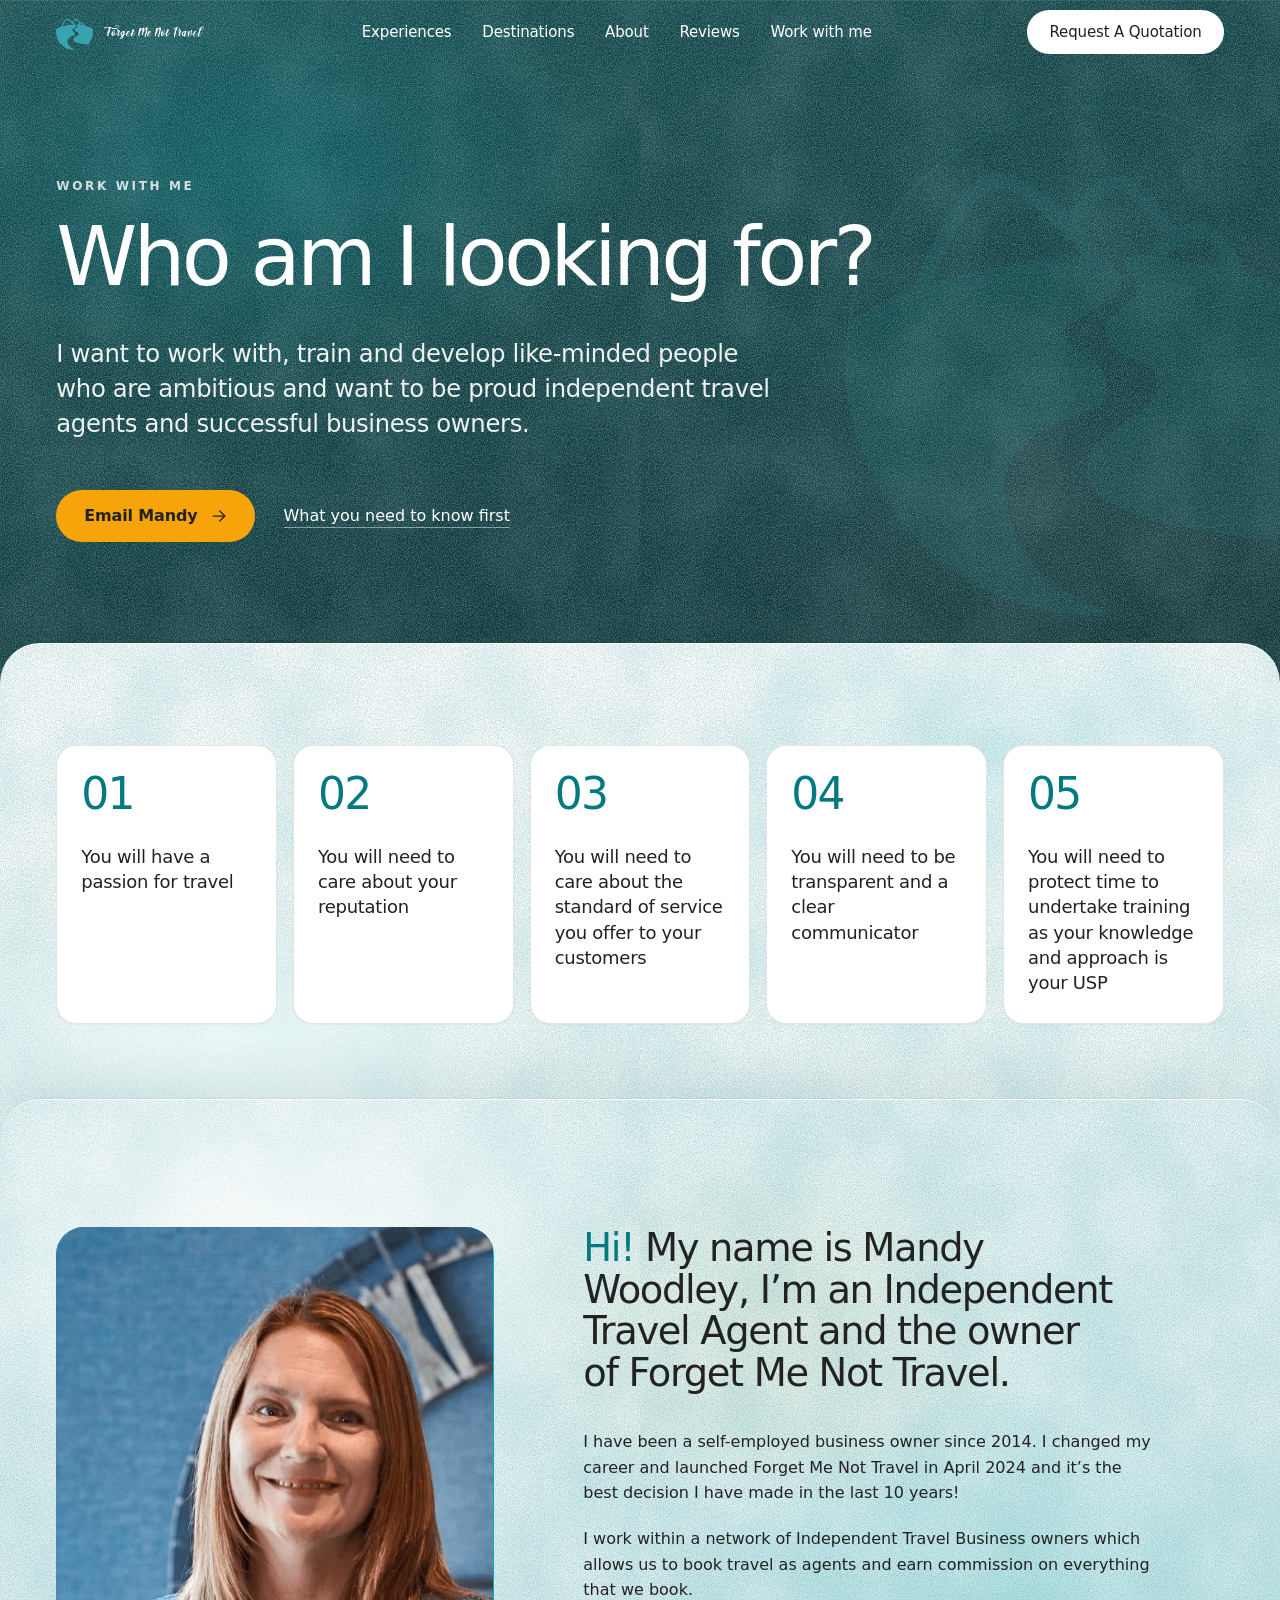
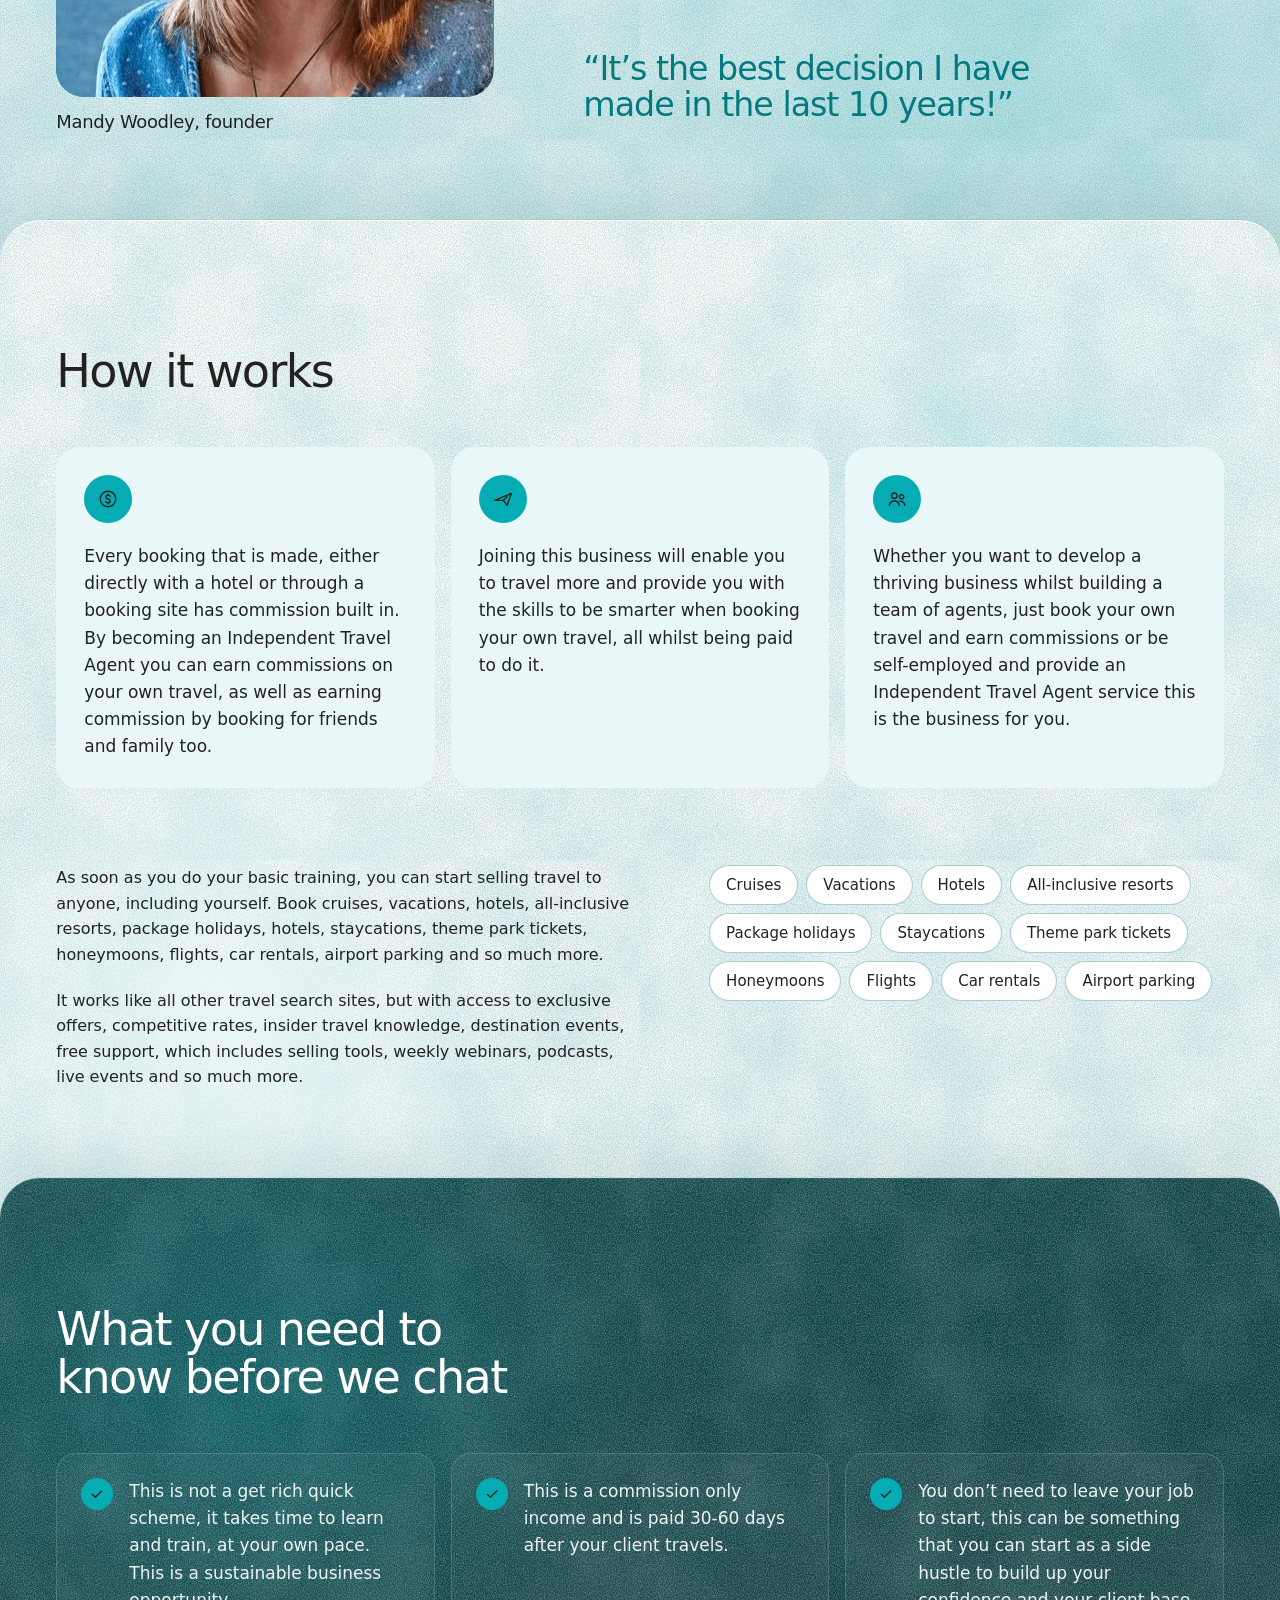
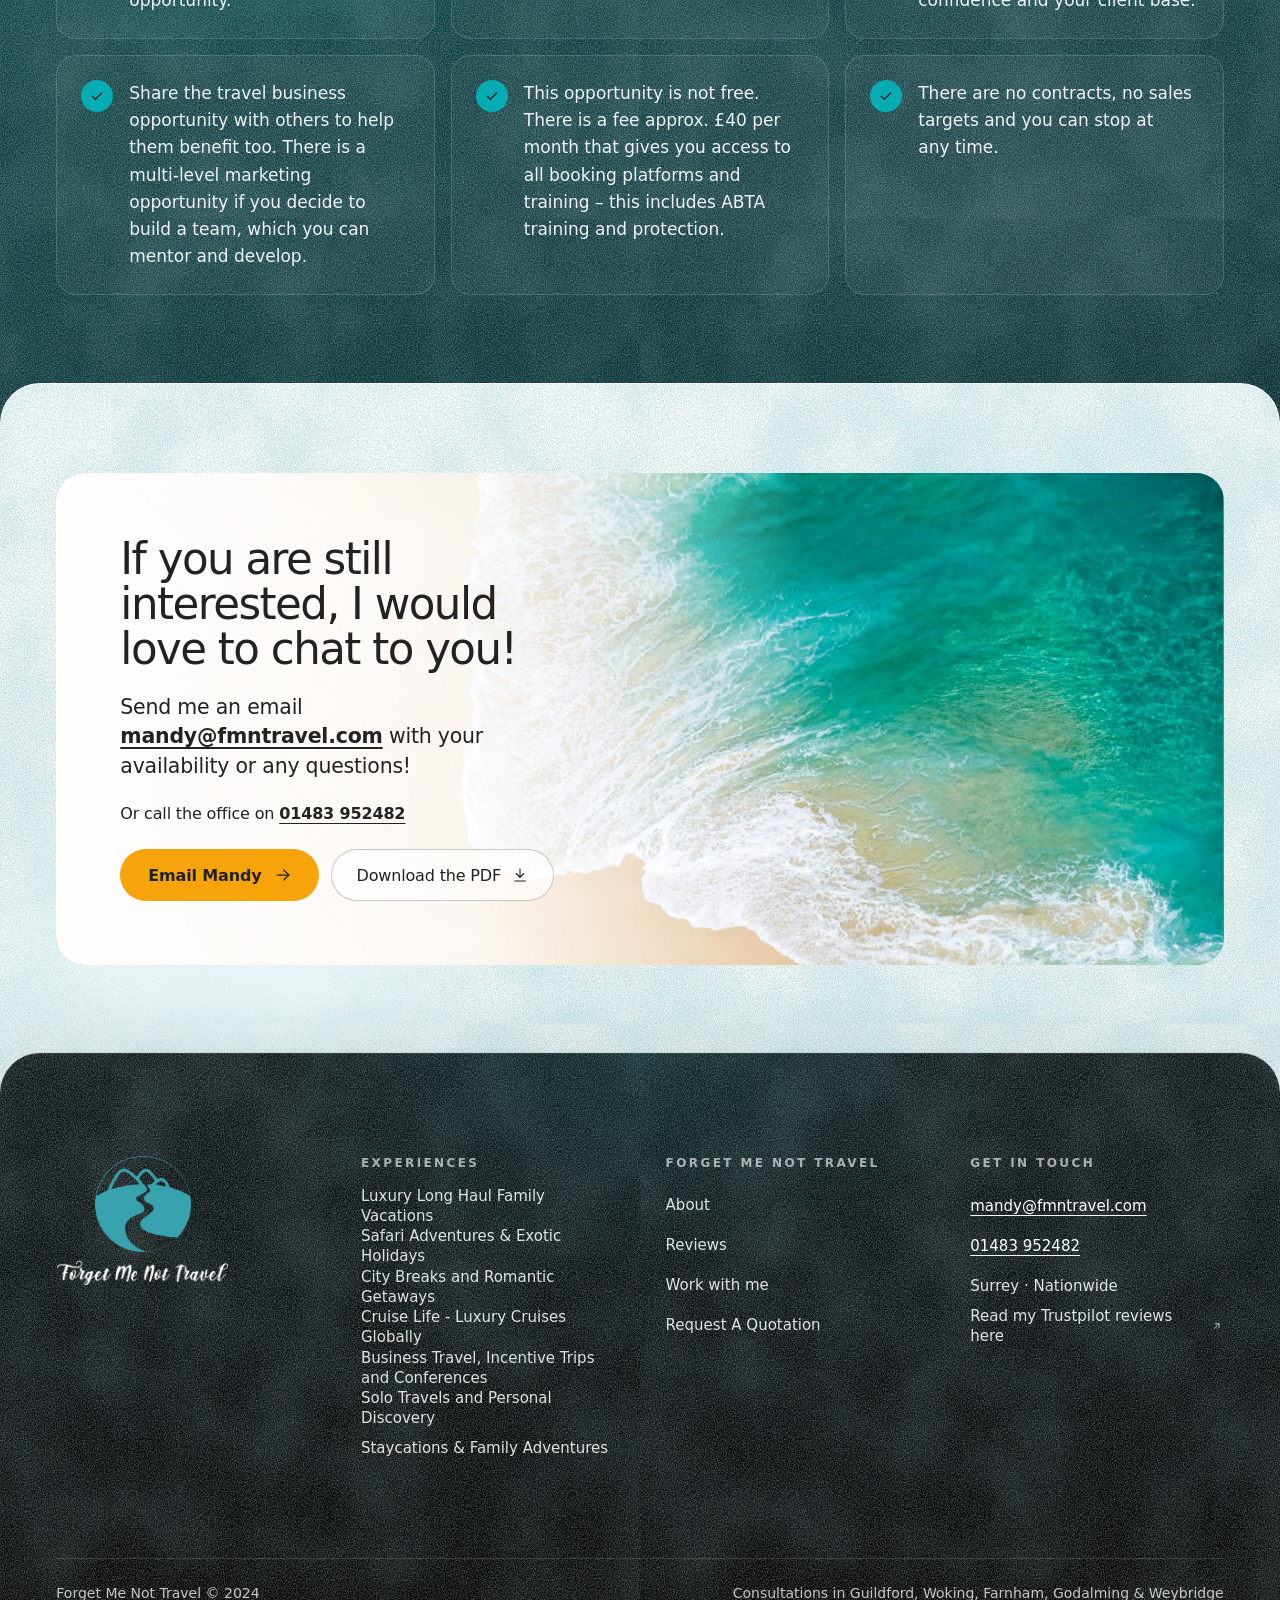
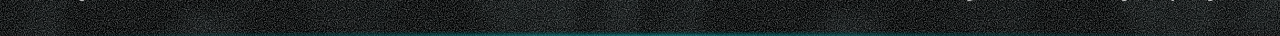
<file: work-with-me.html>
<!DOCTYPE html>
<html lang="en-GB">
<head>
<meta charset="utf-8">
<meta name="viewport" content="width=device-width, initial-scale=1, viewport-fit=cover">
<title>Work with me | Forget Me Not Travel</title>
<meta name="description" content="Become an Independent Travel Agent with Mandy Woodley of Forget Me Not Travel. Earn commission, travel more and build your own business at your own pace.">
<meta name="theme-color" content="#0B3B3E">
<link rel="canonical" href="https://www.fmntravel.com/work-with-me">
<meta property="og:type" content="website">
<meta property="og:url" content="https://www.fmntravel.com/work-with-me">
<meta property="og:title" content="Work with me | Forget Me Not Travel">
<meta property="og:description" content="Become an Independent Travel Agent with Mandy Woodley of Forget Me Not Travel. Earn commission, travel more and build your own business at your own pace.">
<meta property="og:image" content="https://www.fmntravel.com/assets/img/work-with-me-bg.jpg">
<meta property="og:locale" content="en_GB">
<meta property="og:site_name" content="Forget Me Not Travel">
<meta property="og:image:width" content="2400">
<meta property="og:image:height" content="1600">
<meta name="robots" content="index, follow, max-image-preview:large">
<meta name="twitter:card" content="summary_large_image">
<meta name="twitter:title" content="Work with me | Forget Me Not Travel">
<meta name="twitter:description" content="Become an Independent Travel Agent with Mandy Woodley of Forget Me Not Travel. Earn commission, travel more and build your own business at your own pace.">
<meta name="twitter:image" content="https://www.fmntravel.com/assets/img/work-with-me-bg.jpg">
<link rel="icon" href="/favicon.ico" sizes="any">
<link rel="icon" type="image/png" sizes="32x32" href="/favicon-32.png">
<link rel="icon" type="image/png" sizes="192x192" href="/icon-192.png">
<link rel="apple-touch-icon" href="/apple-touch-icon.png">
<link rel="preconnect" href="https://api.fontshare.com" crossorigin>
<link rel="stylesheet" href="https://api.fontshare.com/v2/css?f[]=general-sans@400,500,600&amp;display=swap">
<link rel="stylesheet" href="/css/textures.css">
<link rel="stylesheet" href="/css/styles.css">
<script type="application/ld+json">{"@context": "https://schema.org", "@graph": [{"@type": "WebPage", "@id": "https://www.fmntravel.com/work-with-me#webpage", "url": "https://www.fmntravel.com/work-with-me", "name": "Work with me | Forget Me Not Travel", "inLanguage": "en-GB", "description": "Become an Independent Travel Agent with Mandy Woodley of Forget Me Not Travel. Earn commission, travel more and build your own business at your own pace.", "isPartOf": {"@id": "https://www.fmntravel.com/#website"}, "about": {"@id": "https://www.fmntravel.com/#agency"}, "primaryImageOfPage": "https://www.fmntravel.com/assets/img/mandy.jpg", "breadcrumb": {"@type": "BreadcrumbList", "itemListElement": [{"@type": "ListItem", "position": 1, "name": "Home", "item": "https://www.fmntravel.com/"}, {"@type": "ListItem", "position": 2, "name": "Work with me", "item": "https://www.fmntravel.com/work-with-me"}]}}, {"@type": "TravelAgency", "@id": "https://www.fmntravel.com/#agency", "name": "Forget Me Not Travel", "url": "https://www.fmntravel.com/", "telephone": "+44 1483 952482", "email": "mandy@fmntravel.com"}]}</script>
<script defer src="/js/main.js"></script>
</head>
<body class="page-wwm">
<!-- Reusable icons -->
<svg width="0" height="0" style="position:absolute" aria-hidden="true" focusable="false">
  <symbol id="i-arrow" viewBox="0 0 24 24"><g fill="none" stroke="currentColor" stroke-width="1.5" stroke-linecap="round" stroke-linejoin="round"><path d="M5 12h14"/><path d="m13 6 6 6-6 6"/></g></symbol>
  <symbol id="i-arrow-l" viewBox="0 0 24 24"><g fill="none" stroke="currentColor" stroke-width="1.5" stroke-linecap="round" stroke-linejoin="round"><path d="M19 12H5"/><path d="m11 6-6 6 6 6"/></g></symbol>
  <symbol id="i-ext" viewBox="0 0 24 24"><g fill="none" stroke="currentColor" stroke-width="1.5" stroke-linecap="round" stroke-linejoin="round"><path d="M8 16 16 8"/><path d="M9.5 8H16v6.5"/></g></symbol>
  <symbol id="i-star" viewBox="0 0 24 24"><path d="M12 2.5l2.9 6.1 6.6.7-4.9 4.5 1.4 6.6L12 17.1l-6 3.3 1.4-6.6-4.9-4.5 6.6-.7z" fill="#00B67A"/></symbol>
  <symbol id="i-close" viewBox="0 0 24 24"><g fill="none" stroke="currentColor" stroke-width="1.5" stroke-linecap="round"><path d="m6 6 12 12"/><path d="M18 6 6 18"/></g></symbol>
  <symbol id="i-chev" viewBox="0 0 24 24"><path d="m6 9 6 6 6-6" fill="none" stroke="currentColor" stroke-width="1.5" stroke-linecap="round" stroke-linejoin="round"/></symbol>
</svg>

<a class="skip" href="#main" data-skip>Skip to content</a>
<div class="progress" aria-hidden="true"><div class="progress__bar" data-progress></div></div>

<header class="hdr" data-hdr data-dark="true">
  <div class="hdr__in">
    <a class="hdr__logo" href="/" aria-label="Forget Me Not Travel home">
      <span class="logo" role="img" aria-label="Forget Me Not Travel"><img class="logo__mark" src="/assets/brand/fmn-emblem.png" alt="" width="256" height="256"><span class="logo__type" aria-hidden="true"></span></span>
    </a>
    <nav class="nav" aria-label="Main">
      <a href="/#experiences">Experiences</a>
      <a href="/#destinations">Destinations</a>
      <a href="/#about">About</a>
      <a href="/#reviews">Reviews</a>
      <a href="/work-with-me" aria-current="page">Work with me</a>
    </nav>
    <div class="hdr__actions">
      <a class="hdr__cta" data-magnetic href="/#quote" data-track="quote_click">Request A Quotation</a>
      <button class="menu-btn" type="button" data-menu-open aria-expanded="false" aria-controls="site-menu">Menu<svg width="18" height="18" viewBox="0 0 24 24" fill="none" stroke="currentColor" stroke-width="1.5" stroke-linecap="round" aria-hidden="true"><path d="M4 9h16"/><path d="M4 15h16"/></svg></button>
    </div>
  </div>
</header>

<div class="menu" id="site-menu" role="dialog" aria-modal="true" aria-label="Menu" aria-hidden="true" data-teal="true" data-menu>
  <svg class="menu__shape" viewBox="0 0 1131 861" preserveAspectRatio="none" aria-hidden="true"><path data-menu-path d="M1131,0 Q565.5,0 0,0 L0,0 L1131,0 Z" fill="#05ACB4"/></svg>
  <div class="menu__scroll">
    <div class="menu__top">
      <span class="menu__logo" aria-hidden="true"><span class="logo"><img class="logo__mark" src="/assets/brand/fmn-emblem.png" alt="" width="256" height="256"><span class="logo__type"></span></span></span>
      <button class="menu__close" type="button" data-menu-close>Close<svg width="18" height="18" aria-hidden="true"><use href="#i-close"/></svg></button>
    </div>
    <nav class="menu__nav" aria-label="Menu">
      <ul>
        <li style="--i:0"><a href="/#experiences">Experiences</a></li>
        <li style="--i:1"><a href="/#destinations">Destinations</a></li>
        <li style="--i:2"><a href="/#about">About</a></li>
        <li style="--i:3"><a href="/#reviews">Reviews</a></li>
        <li style="--i:4"><a href="/work-with-me" aria-current="page">Work with me</a></li>
      </ul>
      <div class="menu__cta menu__fade">
        <a class="btn btn--dark" data-magnetic href="/#quote" data-track="quote_click">Request A Quotation<svg class="ic-arrow" width="20" height="20" aria-hidden="true"><use href="#i-arrow"/></svg></a>
      </div>
    </nav>
    <div class="menu__info menu__fade">
      <a class="menu__mail" href="mailto:mandy@fmntravel.com">mandy@fmntravel.com</a>
      <a class="menu__tel" href="tel:+441483952482" data-track="phone_click">01483 952482</a>
      <span>Surrey · Nationwide</span>
      <a href="https://uk.trustpilot.com/review/fmntravel.com" target="_blank" rel="noopener" data-track="trustpilot_click">Read my Trustpilot reviews here<svg width="16" height="16" aria-hidden="true"><use href="#i-ext"/></svg></a>
    </div>
  </div>
</div>

<main id="main" tabindex="-1" style="outline:none; display:block">

<!-- Intro band -->
<section class="wp-hero" id="top" aria-labelledby="wp-h" data-dark="true" data-bg="deep" data-first>
  <div class="wrap">
    <p class="wp-eyebrow" data-hero="0">Work with me</p>
    <h1 id="wp-h" class="wp-hero__h" data-hero="1">Who am I looking for?</h1>
    <p class="wp-hero__lead" data-hero="2">I want to work with, train and develop like-minded people who are ambitious and want to be proud independent travel agents and successful business owners.</p>
    <div class="wp-hero__actions" data-hero="3">
      <a class="btn btn--amber" data-magnetic href="mailto:mandy@fmntravel.com?subject=Work%20with%20me" data-track="work_with_me_email">Email Mandy<svg class="ic-arrow" width="20" height="20" aria-hidden="true"><use href="#i-arrow"/></svg></a>
      <a class="wp-link" href="#before-we-chat">What you need to know first</a>
    </div>
  </div>
</section>

<!-- The five qualities -->
<section class="wp-traits" aria-label="What I'm looking for in you" data-bg="light">
  <div class="wrap">
    <ol class="wp-traits__list">
      <li data-reveal data-reveal-delay="0"><span class="wp-num" aria-hidden="true">01</span><span>You will have a passion for travel</span></li>
      <li data-reveal data-reveal-delay="70"><span class="wp-num" aria-hidden="true">02</span><span>You will need to care about your reputation</span></li>
      <li data-reveal data-reveal-delay="140"><span class="wp-num" aria-hidden="true">03</span><span>You will need to care about the standard of service you offer to your customers</span></li>
      <li data-reveal data-reveal-delay="210"><span class="wp-num" aria-hidden="true">04</span><span>You will need to be transparent and a clear communicator</span></li>
      <li data-reveal data-reveal-delay="280"><span class="wp-num" aria-hidden="true">05</span><span>You will need to protect time to undertake training as your knowledge and approach is your USP</span></li>
    </ol>
  </div>
</section>

<!-- Meet Mandy -->
<section class="wp-meet" aria-labelledby="wp-meet-h" data-bg="mist">
  <div class="wrap split">
    <figure class="wp-meet__fig" data-reveal>
      <div class="frame wp-meet__frame">
        <div class="zoom"><img class="px-img" data-px src="/assets/img/mandy.jpg" alt="Mandy Woodley, founder of Forget Me Not Travel, smiling" width="696" height="747" loading="lazy" decoding="async"></div>
      </div>
      <figcaption>Mandy Woodley, founder</figcaption>
    </figure>
    <div class="wp-meet__text" data-reveal data-reveal-delay="120">
      <h2 id="wp-meet-h" class="wp-hi"><span class="wp-hi__hi">Hi!</span> My name is Mandy Woodley, I’m an Independent Travel Agent and the owner of <em>Forget Me Not Travel.</em></h2>
      <div class="prose">
        <p>I have been a self-employed business owner since 2014. I changed my career and launched <em>Forget Me Not Travel</em> in April 2024 and it’s the best decision I have made in the last 10 years!</p>
        <p>I work within a network of Independent Travel Business owners which allows us to book travel as agents and earn commission on everything that we book.</p>
      </div>
      <p class="wp-pull" aria-hidden="true" data-words>“It’s the best decision I have made in the last 10 years!”</p>
    </div>
  </div>
</section>

<!-- How it works -->
<section class="wp-how" aria-labelledby="wp-how-h" data-bg="light2">
  <div class="wrap">
    <h2 id="wp-how-h" class="h2 wp-how__h" data-words>How it <em>works</em></h2>
    <div class="wp-how__grid">
      <article class="wp-card" data-reveal data-reveal-delay="0">
        <span class="wp-card__ic" aria-hidden="true"><svg width="22" height="22" viewBox="0 0 24 24" fill="none" stroke="currentColor" stroke-width="1.5" stroke-linecap="round" stroke-linejoin="round"><circle cx="12" cy="12" r="8.5"/><path d="M14.5 9.2c-.5-.8-1.4-1.2-2.5-1.2-1.5 0-2.5.8-2.5 2s1 1.6 2.5 2c1.5.4 2.5.9 2.5 2.1 0 1.2-1 2-2.5 2-1.1 0-2-.4-2.5-1.2"/><path d="M12 6.5V8M12 16v1.5"/></svg></span>
        <p>Every booking that is made, either directly with a hotel or through a booking site has commission built in. By becoming an Independent Travel Agent you can earn commissions on your own travel, as well as earning commission by booking for friends and family too.</p>
      </article>
      <article class="wp-card" data-reveal data-reveal-delay="80">
        <span class="wp-card__ic" aria-hidden="true"><svg width="22" height="22" viewBox="0 0 24 24" fill="none" stroke="currentColor" stroke-width="1.5" stroke-linecap="round" stroke-linejoin="round"><path d="M3 13.5 21 6l-4.5 13-4-5.5L3 13.5Z"/><path d="m12.5 13.5 4-4"/></svg></span>
        <p>Joining this business will enable you to travel more and provide you with the skills to be smarter when booking your own travel, all whilst being paid to do it.</p>
      </article>
      <article class="wp-card" data-reveal data-reveal-delay="160">
        <span class="wp-card__ic" aria-hidden="true"><svg width="22" height="22" viewBox="0 0 24 24" fill="none" stroke="currentColor" stroke-width="1.5" stroke-linecap="round" stroke-linejoin="round"><circle cx="9" cy="8.5" r="3"/><circle cx="17" cy="9.5" r="2.3"/><path d="M3.5 19c.6-3 2.8-4.8 5.5-4.8s4.9 1.8 5.5 4.8"/><path d="M15 14.6c2.6-.4 4.8 1.2 5.5 4.4"/></svg></span>
        <p>Whether you want to develop a thriving business whilst building a team of agents, just book your own travel and earn commissions or be self-employed and provide an Independent Travel Agent service this is the business for you.</p>
      </article>
    </div>
    <div class="wp-how__split">
      <div class="prose wp-how__text" data-reveal>
        <p>As soon as you do your basic training, you can start selling travel to anyone, including yourself. Book cruises, vacations, hotels, all-inclusive resorts, package holidays, hotels, staycations, theme park tickets, honeymoons, flights, car rentals, airport parking and so much more.</p>
        <p>It works like all other travel search sites, but with access to exclusive offers, competitive rates, insider travel knowledge, destination events, free support, which includes selling tools, weekly webinars, podcasts, live events and so much more.</p>
      </div>
      <div class="wp-chips" aria-hidden="true" data-reveal data-reveal-delay="120">
        <span>Cruises</span><span>Vacations</span><span>Hotels</span><span>All-inclusive resorts</span><span>Package holidays</span><span>Staycations</span><span>Theme park tickets</span><span>Honeymoons</span><span>Flights</span><span>Car rentals</span><span>Airport parking</span>
      </div>
    </div>
  </div>
</section>

<!-- Before we chat -->
<section class="wp-know" id="before-we-chat" aria-labelledby="wp-know-h" data-dark="true" data-bg="deep">
  <div class="wrap">
    <h2 id="wp-know-h" class="h2" data-words>What you need to know before we <em>chat</em></h2>
    <ul class="wp-know__list">
      <li data-reveal data-reveal-delay="0"><span class="wp-tick" aria-hidden="true"><svg width="16" height="16" viewBox="0 0 24 24" fill="none" stroke="currentColor" stroke-width="2" stroke-linecap="round" stroke-linejoin="round"><path d="m5 12.5 4.5 4.5L19 7.5"/></svg></span><p>This is not a get rich quick scheme, it takes time to learn and train, at your own pace. This is a sustainable business opportunity.</p></li>
      <li data-reveal data-reveal-delay="70"><span class="wp-tick" aria-hidden="true"><svg width="16" height="16" viewBox="0 0 24 24" fill="none" stroke="currentColor" stroke-width="2" stroke-linecap="round" stroke-linejoin="round"><path d="m5 12.5 4.5 4.5L19 7.5"/></svg></span><p>This is a commission only income and is paid 30-60 days after your client travels.</p></li>
      <li data-reveal data-reveal-delay="140"><span class="wp-tick" aria-hidden="true"><svg width="16" height="16" viewBox="0 0 24 24" fill="none" stroke="currentColor" stroke-width="2" stroke-linecap="round" stroke-linejoin="round"><path d="m5 12.5 4.5 4.5L19 7.5"/></svg></span><p>You don’t need to leave your job to start, this can be something that you can start as a side hustle to build up your confidence and your client base.</p></li>
      <li data-reveal data-reveal-delay="0"><span class="wp-tick" aria-hidden="true"><svg width="16" height="16" viewBox="0 0 24 24" fill="none" stroke="currentColor" stroke-width="2" stroke-linecap="round" stroke-linejoin="round"><path d="m5 12.5 4.5 4.5L19 7.5"/></svg></span><p>Share the travel business opportunity with others to help them benefit too. There is a multi-level marketing opportunity if you decide to build a team, which you can mentor and develop.</p></li>
      <li data-reveal data-reveal-delay="70"><span class="wp-tick" aria-hidden="true"><svg width="16" height="16" viewBox="0 0 24 24" fill="none" stroke="currentColor" stroke-width="2" stroke-linecap="round" stroke-linejoin="round"><path d="m5 12.5 4.5 4.5L19 7.5"/></svg></span><p>This opportunity is not free. There is a fee approx. £40 per month that gives you access to all booking platforms and training – this includes ABTA training and protection.</p></li>
      <li data-reveal data-reveal-delay="140"><span class="wp-tick" aria-hidden="true"><svg width="16" height="16" viewBox="0 0 24 24" fill="none" stroke="currentColor" stroke-width="2" stroke-linecap="round" stroke-linejoin="round"><path d="m5 12.5 4.5 4.5L19 7.5"/></svg></span><p>There are no contracts, no sales targets and you can stop at any time.</p></li>
    </ul>
  </div>
</section>

<!-- Get in touch -->
<section class="wp-cta" aria-labelledby="wp-cta-h" data-bg="light">
  <div class="wrap">
    <div class="ww__banner wp-cta__banner" data-reveal data-mimg>
      <div class="zoom" data-mimg-in><img class="px-img" data-px src="/assets/img/work-with-me-bg.jpg" alt="" aria-hidden="true" width="2400" height="1600" loading="lazy" decoding="async"></div>
      <div class="ww__shade" aria-hidden="true"></div>
      <div class="ww__content">
        <h2 id="wp-cta-h" data-words>If you are still interested, I would love to chat to <em>you!</em></h2>
        <p>Send me an email <a class="wp-mail" href="mailto:mandy@fmntravel.com?subject=Work%20with%20me">mandy@fmntravel.com</a> with your availability or any questions!</p>
        <p class="wp-call">Or call the office on <a class="wp-mail" href="tel:+441483952482" data-track="phone_click">01483 952482</a></p>
        <div class="wp-cta__btns">
          <a class="btn btn--amber" data-magnetic href="mailto:mandy@fmntravel.com?subject=Work%20with%20me" data-track="work_with_me_email">Email Mandy<svg class="ic-arrow" width="20" height="20" aria-hidden="true"><use href="#i-arrow"/></svg></a>
          <a class="btn btn--outline wp-pdf" href="/assets/docs/forget-me-not-travel-work-with-me.pdf" download data-track="work_with_me_pdf">Download the PDF<svg width="18" height="18" viewBox="0 0 24 24" fill="none" stroke="currentColor" stroke-width="1.5" stroke-linecap="round" stroke-linejoin="round" aria-hidden="true"><path d="M12 4v11"/><path d="m7 10 5 5 5-5"/><path d="M5 20h14"/></svg></a>
        </div>
      </div>
    </div>
  </div>
</section>
</main>

<!-- 10) FOOTER -->
<footer class="ftr" data-dark="true" data-bg="foot">
  <div class="ftr__grain" aria-hidden="true"></div>
  <div class="ftr__glow" aria-hidden="true" data-glow></div>
  <div class="wrap">
    <div class="ftr__cols">
      <div class="ftr__brand">
        <a class="ftr__logo" href="/" aria-label="Forget Me Not Travel home">
          <span class="logo logo--stacked" role="img" aria-label="Forget Me Not Travel"><img class="logo__mark" src="/assets/brand/fmn-emblem.png" alt="" width="256" height="256" loading="lazy"><span class="logo__type" aria-hidden="true"></span></span>
        </a>
      </div>
      <nav class="ftr__col" aria-labelledby="ft-exp">
        <h2 class="ftr__h only-d" id="ft-exp">Experiences</h2>
        <h2 class="ftr__h only-m" style="margin:0"><button class="ftr__acc-btn" type="button" aria-expanded="false" aria-controls="ft-exp-l" data-acc>Experiences<svg width="18" height="18" aria-hidden="true"><use href="#i-chev"/></svg></button></h2>
        <div class="ftr__panel" id="ft-exp-l"><div>
          <ul>
            <li><a class="ftr__link" href="/#experiences">Luxury Long Haul Family Vacations</a></li>
            <li><a class="ftr__link" href="/#experiences">Safari Adventures &amp; Exotic Holidays</a></li>
            <li><a class="ftr__link" href="/#experiences">City Breaks and Romantic Getaways</a></li>
            <li><a class="ftr__link" href="/#experiences">Cruise Life - Luxury Cruises Globally</a></li>
            <li><a class="ftr__link" href="/#experiences">Business Travel, Incentive Trips and Conferences</a></li>
            <li><a class="ftr__link" href="/#experiences">Solo Travels and Personal Discovery</a></li>
            <li><a class="ftr__link" href="/#experiences">Staycations &amp; Family Adventures</a></li>
          </ul>
        </div></div>
      </nav>
      <nav class="ftr__col" aria-labelledby="ft-fmn">
        <h2 class="ftr__h only-d" id="ft-fmn">Forget Me Not Travel</h2>
        <h2 class="ftr__h only-m" style="margin:0"><button class="ftr__acc-btn" type="button" aria-expanded="false" aria-controls="ft-fmn-l" data-acc>Forget Me Not Travel<svg width="18" height="18" aria-hidden="true"><use href="#i-chev"/></svg></button></h2>
        <div class="ftr__panel" id="ft-fmn-l"><div>
          <ul>
            <li><a class="ftr__link" href="/#about">About</a></li>
            <li><a class="ftr__link" href="/#reviews">Reviews</a></li>
            <li><a class="ftr__link" href="/work-with-me" aria-current="page">Work with me</a></li>
            <li><a class="ftr__link" href="/#quote" data-track="quote_click">Request A Quotation</a></li>
          </ul>
        </div></div>
      </nav>
      <div class="ftr__col ftr__get">
        <h2 class="ftr__h">Get in touch</h2>
        <ul>
          <li><a class="ftr__mail" href="mailto:mandy@fmntravel.com">mandy@fmntravel.com</a></li>
          <li><a class="ftr__mail" href="tel:+441483952482" data-track="phone_click">01483 952482</a></li>
          <li class="ftr__plain">Surrey · Nationwide</li>
          <li><a class="ftr__link" href="https://uk.trustpilot.com/review/fmntravel.com" target="_blank" rel="noopener" data-track="trustpilot_click">Read my Trustpilot reviews here<svg width="14" height="14" aria-hidden="true"><use href="#i-ext"/></svg></a></li>
        </ul>
      </div>
    </div>
    <div class="ftr__bottom">
      <span>Forget Me Not Travel © 2024</span>
      <span>Consultations in Guildford, Woking, Farnham, Godalming &amp; Weybridge</span>
    </div>
  </div>
</footer>
</body>
</html>
</file>
<file: css/textures.css>
/* Paper/grain textures. Pre-rendered image tiles (from the design's SVG noise filters):
   live SVG filters as backgrounds are re-rasterised on every repaint and made scrolling lag. */
:root {
  --tex-dark: url(../assets/tex/grain-dark.webp) 0 0/220px 220px, url(../assets/tex/mottle-dark.webp) 0 0/640px 640px;
  --tex-light: url(../assets/tex/grain-light.webp) 0 0/220px 220px, url(../assets/tex/mottle-light.webp) 0 0/640px 640px;
  --tex-page: url(../assets/tex/grain-page.webp);
}
</file>
<file: css/styles.css>
/* Forget Me Not Travel — homepage styles
   Implements the Claude Design handoff (Homepage.dc.html).
   Breakpoints: mobile ≤768px, compact header <1024px. */

:root {
  --teal: #05ACB4;
  --ink: #047A80;
  --deep: #0B3B3E;
  --char: #222222;
  --mist: #EAF7F8;
  --amber: #F7A40A;
  --muted: #4A4A4A;
  --err: #B42318;
  --rule: rgba(34,34,34,.12);
  --rule-dark: rgba(255,255,255,.14);
  --E: cubic-bezier(.22,1,.36,1);
  --hf: "General Sans", system-ui, -apple-system, "Segoe UI", sans-serif;
  --gut: clamp(20px, 4.4vw, 64px);
  --btn-h: clamp(52px, calc(60px - 0.6vw), 56px);
  --hdr-h: clamp(64px, 5vw, 72px);
}

/* ---------- Base ---------- */
html { scroll-padding-top: 88px; -webkit-text-size-adjust: 100%; }
body { margin: 0; background: #FFFFFF; color: var(--char); font-family: var(--hf); -webkit-font-smoothing: antialiased; text-rendering: optimizeLegibility; overflow-x: hidden; }
*, *::before, *::after { box-sizing: border-box; }
a { color: var(--ink); }
a:hover { color: var(--deep); }
button, input, textarea { font: inherit; color: inherit; }
img, video, svg { display: block; }
:focus-visible { outline: 2px solid var(--ink); outline-offset: 3px; }
[data-dark] :focus-visible { outline-color: #FFFFFF; }
[data-teal] :focus-visible { outline-color: var(--char); }
::placeholder { color: #6B6B6B; opacity: 1; }
.noscrollbar { scrollbar-width: none; }
.noscrollbar::-webkit-scrollbar { display: none; }
.sr-only { position: absolute; width: 1px; height: 1px; overflow: hidden; clip: rect(0 0 0 0); white-space: nowrap; }
.wrap { max-width: 1312px; margin: 0 auto; padding: 0 var(--gut); }
.ic-arrow { transition: transform 300ms var(--E); flex: none; }

/* Mobile / desktop variants */
@media (max-width: 768px) { .only-d { display: none !important; } }
@media (min-width: 769px) { .only-m { display: none !important; } }

/* Broken image fallback: the teal box behind it shows instead */
img.is-broken { visibility: hidden; }


/* ---------- Section depth (paper texture, soft light, stacked sheets). All static: animated full-section layers kept the GPU busy every frame. ---------- */
[data-bg] { position: relative; isolation: isolate; overflow: clip; }
[data-bg^="light"] { background: var(--tex-dark), linear-gradient(180deg, #FFFFFF 0%, #F4FAFA 100%); }
[data-bg^="mist"] { background: var(--tex-dark), linear-gradient(165deg, #F3FAFB 0%, #E6F5F6 45%, #D3ECEE 100%); }
[data-bg="deep"] { background: var(--tex-light), linear-gradient(165deg, #0F474B 0%, #0B3B3E 55%, #072C2F 100%); }
[data-bg="foot"] { background: var(--tex-light), linear-gradient(180deg, #0A1213 0%, #000 100%); }
[data-bg]:not([data-first]) { margin-top: -40px; border-radius: 40px 40px 0 0; box-shadow: inset 0 1px 0 rgba(255,255,255,.9), 0 -1px 0 rgba(11,59,62,.06), 0 -18px 48px rgba(11,59,62,.08); }
[data-bg="deep"], [data-bg="foot"] { box-shadow: inset 0 1px 0 rgba(255,255,255,.08), 0 -1px 0 rgba(11,59,62,.06), 0 -18px 48px rgba(11,59,62,.08) !important; }
@media (max-width: 767px) { [data-bg]:not([data-first]) { margin-top: -28px; border-radius: 28px 28px 0 0; } }
[data-bg]::before { content: ""; position: absolute; inset: 0; z-index: -1; pointer-events: none; }
[data-bg^="light"]::before { background: radial-gradient(26% 30% at 80% 22%, rgba(5,172,180,.10), transparent), radial-gradient(24% 28% at 18% 80%, rgba(234,247,248,.9), transparent); }
[data-bg^="mist"]::before { background: radial-gradient(28% 32% at 22% 20%, rgba(255,255,255,.85), transparent), radial-gradient(30% 34% at 78% 72%, rgba(5,172,180,.16), transparent), radial-gradient(22% 26% at 60% 30%, rgba(247,164,10,.06), transparent); }
[data-bg="deep"]::before { background: radial-gradient(30% 34% at 20% 25%, rgba(5,172,180,.22), transparent), radial-gradient(26% 30% at 80% 75%, rgba(255,255,255,.06), transparent); }
[data-bg="foot"]::before { background: radial-gradient(30% 40% at 50% 0%, rgba(5,172,180,.12), transparent); }

/* ---------- Buttons ---------- */
.btn { display: inline-flex; align-items: center; justify-content: center; gap: 12px; height: var(--btn-h); padding: 0 28px; border: 0; border-radius: 999px; text-decoration: none; font-size: 16px; font-weight: 500; letter-spacing: -0.01em; white-space: nowrap; cursor: pointer; transition: background-color 250ms ease, color 250ms ease, border-color 250ms ease, box-shadow 350ms ease, transform 350ms var(--E); }
.btn:active { transform: scale(.98); }
.btn--dark { background: var(--char); color: #FFFFFF; }
.btn--light { background: #FFFFFF; color: var(--char); }
.btn--amber { background: var(--amber); color: var(--char); font-weight: 600; padding: 0 26px 0 28px; }
.btn--outline { gap: 10px; padding: 0 24px; border: 1px solid rgba(34,34,34,.24); background: transparent; color: var(--char); }
/* Keep button text colours on hover (overrides the global a:hover colour) */
.btn--dark:hover { color: #FFFFFF; }
.btn--light:hover, .btn--amber:hover, .btn--outline:hover { color: var(--char); }
@media (hover: hover) {
  .btn--dark:hover { background: var(--teal); color: var(--char); transform: translateY(-3px); box-shadow: 0 14px 30px rgba(5,172,180,.35); }
  .btn--light:hover { background: var(--teal); color: var(--char); transform: translateY(-3px); box-shadow: 0 14px 30px rgba(0,0,0,.25); }
  .btn--light.btn--teal-shadow:hover { box-shadow: 0 14px 30px rgba(5,172,180,.35); }
  .btn--amber:hover { background: var(--char); color: var(--amber); transform: translateY(-3px); box-shadow: 0 14px 30px rgba(0,0,0,.2); }
  .btn--outline:hover { border-color: var(--teal); background: var(--teal); color: var(--char); transform: translateY(-3px); }
  .btn:hover .ic-arrow { transform: translateX(4px); }
}

/* Round arrow buttons */
.round { width: 52px; height: 52px; padding: 0; border-radius: 50%; border: 1px solid rgba(34,34,34,.24); background: #FFFFFF; color: var(--char); display: grid; place-items: center; cursor: pointer; transition: background-color 250ms ease, border-color 250ms ease, color 250ms ease, transform 350ms var(--E); }
.round--dark { border: 0; background: var(--char); color: #FFFFFF; }
.round:active { transform: scale(.95); }
@media (hover: hover) { .round:hover { background: var(--teal); border-color: var(--teal); color: var(--char); transform: scale(1.1); } }

/* Trustpilot chip */
.tp-chip { display: inline-flex; align-items: center; gap: 8px; min-height: 44px; padding: 0 18px 0 14px; border-radius: 999px; border: 1px solid rgba(34,34,34,.24); background: #FFFFFF; color: var(--char); text-decoration: none; font-size: 14px; font-weight: 500; transition: border-color 250ms ease, background-color 250ms ease, transform 350ms var(--E); }
.tp-chip--on-dark { border-color: rgba(255,255,255,.45); background: transparent; color: #FFFFFF; }
.tp-star { transition: transform 600ms var(--E); }
@media (hover: hover) {
  .tp-chip:hover { border-color: var(--teal); background: var(--mist); color: var(--char); transform: translateY(-2px); }
  .tp-chip--on-dark:hover { border-color: #FFFFFF; background: rgba(255,255,255,.18); color: #FFFFFF; }
  .tp-chip:hover .tp-star, .tp-label:hover .tp-star { transform: rotate(144deg) scale(1.15); }
}

/* ---------- Logo (header, menu, footer) ---------- */
.logo { display: inline-flex; align-items: center; gap: .4em; color: inherit; line-height: 1; white-space: nowrap; }
.logo__mark { display: block; flex: none; width: 1.6em; height: 1.6em; transition: transform 700ms var(--E); }
.logo__type { display: block; flex: none; width: 4.5em; height: .63em; background: currentColor; -webkit-mask: url(../assets/brand/fmn-lettering.png) center/contain no-repeat; mask: url(../assets/brand/fmn-lettering.png) center/contain no-repeat; }
.logo--stacked { flex-direction: column; gap: .3em; }
.logo--stacked .logo__mark { width: 3em; height: 3em; }
.logo--stacked .logo__type { width: 5.4em; height: .76em; }
@media (hover: hover) { a:hover > .logo .logo__mark { transform: rotate(-6deg); } }

/* ---------- Skip link + progress bar ---------- */
.skip { position: fixed; top: 12px; left: 12px; z-index: 200; padding: 12px 20px; border-radius: 999px; background: var(--char); color: #FFFFFF; font-size: 15px; font-weight: 500; text-decoration: none; transform: translateY(-200%); }
.skip:focus { transform: none; color: #FFFFFF; }
.progress { position: fixed; top: 0; left: 0; right: 0; height: 3px; z-index: 60; pointer-events: none; }
.progress__bar { height: 100%; background: var(--teal); transform-origin: left center; transform: scaleX(0); will-change: transform; }

/* ---------- Header ---------- */
.hdr { position: fixed; top: 0; left: 0; right: 0; z-index: 50; background: rgba(255,255,255,0); border-bottom: 1px solid rgba(255,255,255,0); color: #FFFFFF; transition: background-color 300ms ease, color 300ms ease, border-color 300ms ease, transform 300ms var(--E); }
.hdr.is-solid { background: #FFFFFF; border-bottom-color: var(--rule); color: var(--char); }
.hdr__in { max-width: 1312px; margin: 0 auto; padding: 0 var(--gut); height: var(--hdr-h); display: flex; align-items: center; justify-content: space-between; gap: 24px; transition: transform 300ms var(--E); }
.hdr__logo { display: flex; align-items: center; min-height: 44px; color: inherit; text-decoration: none; font-size: clamp(22px, 1.8vw, 26px); }
.hdr__logo:hover { color: inherit; }
.nav { display: flex; align-items: center; gap: clamp(20px, 2.4vw, 36px); }
.nav a { position: relative; display: flex; align-items: center; min-height: 44px; color: inherit; text-decoration: none; font-size: 15px; font-weight: 500; letter-spacing: -0.01em; }
.nav a::before, .nav a::after { content: ""; position: absolute; left: 0; right: 0; bottom: 8px; height: 1.5px; background: currentColor; transform: scaleX(0); transition: transform 400ms var(--E); }
.nav a::before { opacity: .45; transform-origin: right center; }
.nav a::after { transform-origin: left center; }
@media (hover: hover) { .nav a:hover::before { transform: scaleX(1); } }
.hdr.is-solid .nav a[aria-current="true"]::after { transform: scaleX(1); }
.hdr__actions { display: flex; align-items: center; gap: 8px; }
.hdr__cta { display: inline-flex; align-items: center; height: 44px; padding: 0 22px; border-radius: 999px; background: #FFFFFF; color: var(--char); text-decoration: none; font-size: 15px; font-weight: 500; letter-spacing: -0.01em; white-space: nowrap; transition: background-color 300ms ease, color 300ms ease, transform 300ms var(--E), box-shadow 300ms ease; }
.hdr__cta:hover { color: var(--char); }
.hdr.is-solid .hdr__cta { background: var(--char); color: #FFFFFF; }
@media (hover: hover) { .hdr__cta:hover { transform: translateY(-2px); box-shadow: 0 10px 24px rgba(0,0,0,.2); } }
.hdr__cta:active { transform: scale(.98); }
.menu-btn { display: none; align-items: center; gap: 10px; height: 44px; padding: 0 16px 0 18px; border-radius: 999px; border: 1px solid rgba(255,255,255,.55); background: transparent; color: inherit; font-size: 15px; font-weight: 500; cursor: pointer; }
.hdr.is-solid .menu-btn { border-color: rgba(34,34,34,.28); }
@media (max-width: 1023.98px) { .nav { display: none; } .menu-btn { display: inline-flex; } }
@media (max-width: 768px) {
  .hdr__cta { display: none; }
  .hdr.is-shrunk { transform: translateY(-8px); }
  .hdr.is-shrunk .hdr__in { transform: translateY(4px); }
  .hdr.is-shrunk:not(.is-solid) { border-bottom-color: rgba(255,255,255,.3); }
}

/* ---------- Mobile menu (drape) ---------- */
.menu { position: fixed; inset: 0; z-index: 100; color: var(--char); pointer-events: none; visibility: hidden; transition: visibility 0s linear 520ms; }
.menu.is-open { pointer-events: auto; visibility: visible; transition-delay: 0s; }
@media (min-width: 1024px) { .menu { display: none; } }
.menu__shape { position: absolute; inset: 0; width: 100%; height: 100%; }
.menu__scroll { position: relative; height: 100%; display: flex; flex-direction: column; overflow-y: auto; }
.menu__top { padding: 0 var(--gut); height: var(--hdr-h); flex: none; display: flex; align-items: center; justify-content: space-between; opacity: 0; transition: opacity 250ms ease; }
.menu.is-open .menu__top { opacity: 1; transition-delay: 200ms; }
.menu__logo { font-size: 22px; }
.menu__close { display: inline-flex; align-items: center; gap: 10px; height: 44px; padding: 0 16px 0 18px; border-radius: 999px; border: 1px solid rgba(34,34,34,.4); background: transparent; color: var(--char); font-size: 15px; font-weight: 500; cursor: pointer; }
.menu__nav { flex: 1; display: flex; flex-direction: column; justify-content: center; padding: 24px var(--gut); }
.menu__nav ul { list-style: none; margin: 0; padding: 0; display: flex; flex-direction: column; }
.menu__nav li { opacity: 0; transform: translateX(40px); transition: opacity 450ms ease, transform 600ms var(--E); }
.menu.is-open .menu__nav li { opacity: 1; transform: none; transition-delay: calc(260ms + var(--i) * 45ms); }
.menu__nav li a { display: flex; align-items: center; min-height: 60px; color: var(--char); text-decoration: none; font-size: clamp(34px, 9vw, 52px); font-weight: 500; letter-spacing: -0.035em; line-height: 1.05; transition: transform 300ms var(--E); }
.menu__nav li a:hover, .menu__nav li a:active { transform: translateX(10px); color: var(--char); }
.menu__fade { opacity: 0; transform: translateY(24px); transition: opacity 450ms ease, transform 600ms var(--E); }
.menu.is-open .menu__fade { opacity: 1; transform: none; transition-delay: 480ms; }
.menu__cta { margin-top: 28px; }
.menu__cta .btn { display: flex; height: 56px; max-width: 420px; }
.menu__info { padding: 24px var(--gut) calc(32px + env(safe-area-inset-bottom)); border-top: 1px solid rgba(34,34,34,.2); display: flex; flex-direction: column; gap: 6px; font-size: 16px; }
.menu__info a { display: flex; align-items: center; gap: 8px; min-height: 44px; color: var(--char); text-decoration: underline; text-underline-offset: 4px; }
.menu__info .menu__mail { font-weight: 600; font-size: 18px; }
.menu__info span { line-height: 1.6; }

/* ---------- Hero ---------- */
.hero { position: relative; min-height: 88svh; display: flex; align-items: flex-end; overflow: hidden; background: var(--teal); color: #FFFFFF; }
.hero__poster, .hero__poster img, .hero__video { position: absolute; inset: 0; width: 100%; height: 100%; object-fit: cover; }
.hero__shade { position: absolute; inset: 0; background: linear-gradient(180deg, rgba(17,17,17,.55) 0px, rgba(17,17,17,0) 160px), linear-gradient(0deg, rgba(17,17,17,.78) 0%, rgba(17,17,17,0) 60%), linear-gradient(90deg, rgba(17,17,17,.78) 0%, rgba(17,17,17,.45) 45%, rgba(17,17,17,.05) 80%); }
.hero__content { position: relative; z-index: 1; width: 100%; max-width: 1312px; margin: 0 auto; padding: 128px var(--gut) clamp(40px, 7vw, 96px); will-change: opacity, transform; }
.eyebrow-hero { margin: 0 0 24px; font-size: 12px; font-weight: 600; letter-spacing: .22em; text-transform: uppercase; }
.hero h1 { margin: 0; max-width: 15em; font-size: clamp(38px, 4.6vw, 68px); font-weight: 500; line-height: 1; letter-spacing: -0.035em; text-wrap: balance; }
.hero h1 em { font-style: normal; }
.hero h1 .w { display: inline-block; }
.hero h1 .wi { display: inline-block; }
.hero__copy { margin-top: clamp(20px, 2.4vw, 32px); display: flex; flex-direction: column; gap: 12px; max-width: 36em; }
.hero__lead { margin: 0; font-size: clamp(16px, 1.25vw, 18px); font-weight: 500; line-height: 1.55; }
.hero__sub { margin: 0; font-size: 16px; line-height: 1.6; color: rgba(255,255,255,.9); }
.hero__actions { margin-top: clamp(24px, 3vw, 40px); display: flex; flex-wrap: wrap; align-items: center; gap: 12px 16px; }
.hero__cue { position: absolute; left: 50%; bottom: 24px; z-index: 1; width: 1px; height: 40px; margin-left: -.5px; overflow: hidden; background: rgba(255,255,255,.3); }
.hero__cue span { display: block; width: 100%; height: 100%; background: #FFFFFF; transform: translateY(-100%); }
@media (max-width: 768px) {
  .hero { min-height: 100svh; }
  .hero__shade { background: linear-gradient(0deg, rgba(17,17,17,.88) 0%, rgba(17,17,17,.62) 30%, rgba(17,17,17,0) 55%); }
  .hero__content { padding: 120px 20px 92px; }
  .hero h1 { max-width: none; font-size: 33px; line-height: 1.05; }
  .hero h1 .w { clip-path: inset(-0.4em -0.3em -0.14em -0.3em); }
}

/* ---------- Trust strip ---------- */
.trust { padding-bottom: 72px; }
.trust__grid { list-style: none; margin: 0; padding: 0; display: grid; grid-template-columns: repeat(auto-fit, minmax(min(100%, 148px), 1fr)); column-gap: clamp(16px, 3vw, 40px); }
.trust__grid li { display: flex; min-width: 0; }
.fact { position: relative; flex: 1; display: flex; flex-direction: column; gap: 16px; padding: clamp(20px, 2.4vw, 28px) 12px clamp(20px, 2.4vw, 28px) 0; color: var(--char); text-decoration: none; }
.fact:hover { color: var(--char); }
.fact__top { display: flex; align-items: center; justify-content: space-between; }
.fact__num { display: grid; place-items: center; width: 38px; height: 38px; border-radius: 50%; border: 1px solid rgba(4,122,128,.35); font-size: 13px; font-weight: 600; color: var(--ink); transition: background-color 300ms ease, border-color 300ms ease, color 300ms ease, transform 400ms var(--E); }
.fact__go { opacity: 0; transform: translate(-6px, 6px); transition: opacity 300ms ease, transform 400ms var(--E); }
.fact__txt { font-size: clamp(15px, 1.3vw, 17px); font-weight: 500; line-height: 1.4; letter-spacing: -0.015em; transition: transform 400ms var(--E); }
.fact__line { position: absolute; left: 0; right: 16px; bottom: -1px; height: 2px; background: var(--teal); transform: scaleX(0); transform-origin: left center; transition: transform 500ms var(--E); }
.fact:focus-visible .fact__num { background: var(--teal); border-color: var(--teal); color: var(--char); transform: scale(1.1); }
.fact:focus-visible .fact__go { opacity: 1; transform: none; }
.fact:focus-visible .fact__txt { transform: translateX(4px); }
.fact:focus-visible .fact__line { transform: scaleX(1); }
@media (hover: hover) {
  .fact:hover .fact__num { background: var(--teal); border-color: var(--teal); color: var(--char); transform: scale(1.1); }
  .fact:hover .fact__go { opacity: 1; transform: none; }
  .fact:hover .fact__txt { transform: translateX(4px); }
  .fact:hover .fact__line { transform: scaleX(1); }
}
.trust-m { padding: 40px 0 44px; }
.trust-m__lead { margin: 0 20px 28px; font-size: 17px; line-height: 1.6; text-wrap: pretty; }
.snap-row { overflow-x: auto; overflow-y: hidden; scroll-snap-type: x mandatory; scroll-padding-left: 20px; overscroll-behavior-x: contain; }
.snap-row > ul { list-style: none; margin: 0; padding: 0 20px; display: flex; gap: 12px; width: max-content; }
.trust-card { flex: none; width: min(70vw, 280px); scroll-snap-align: start; display: flex; }
.trust-card a { flex: 1; display: flex; flex-direction: column; justify-content: space-between; gap: 32px; min-height: 176px; padding: 22px 22px 24px; border-radius: 20px; background: var(--mist); color: var(--char); text-decoration: none; }
.trust-card__n { font-size: 48px; font-weight: 500; line-height: 1; letter-spacing: -0.035em; color: var(--ink); font-variant-numeric: tabular-nums; }
.trust-card__t { font-size: 17px; font-weight: 500; line-height: 1.4; letter-spacing: -0.015em; }

/* ---------- Shared headings ---------- */
.h2 { margin: 0; font-size: clamp(30px, 3.6vw, 52px); font-weight: 500; line-height: 1.04; letter-spacing: -0.035em; text-wrap: balance; }
.h2 em { font-style: normal; }
.h2-m { margin: 0 0 28px; font-size: 31px; font-weight: 500; line-height: 1.06; letter-spacing: -0.035em; text-wrap: balance; }
.h2-m em { font-style: normal; }
.prose { display: flex; flex-direction: column; gap: 20px; max-width: 36em; font-size: clamp(16px, 1.2vw, 17px); line-height: 1.6; text-wrap: pretty; }
.prose p { margin: 0; }
.prose-m { display: flex; flex-direction: column; gap: 20px; font-size: 17px; line-height: 1.6; text-wrap: pretty; }
.prose-m p { margin: 0; }
.split { display: flex; flex-wrap: wrap; align-items: flex-start; gap: clamp(40px, 7vw, 112px); }
.ph-label { position: absolute; left: 16px; bottom: 14px; font-family: ui-monospace, Menlo, monospace; font-size: 11px; color: rgba(255,255,255,.75); }
.zoom { position: absolute; inset: 0; transition: transform 900ms var(--E); }
.px-img { position: absolute; left: 0; top: -8%; width: 100%; height: 116%; object-fit: cover; will-change: transform; }

/* ---------- Intro ---------- */
.intro { padding: clamp(56px, 7vw, 104px) 0 clamp(72px, 8vw, 120px); }
.intro__text { flex: 7 1 480px; min-width: 0; }
.intro__text .h2 { margin: 0 0 clamp(24px, 3vw, 40px); max-width: 14em; }
.intro__pack { margin: clamp(28px, 3vw, 40px) 0 clamp(24px, 2.4vw, 32px); font-weight: 500; letter-spacing: -0.03em; font-size: clamp(30px, 2.6vw, 38px); line-height: 1.02; color: var(--ink); }
.intro__media { flex: 5 1 320px; min-width: 0; max-width: 520px; }
.frame { position: relative; border-radius: 28px; overflow: hidden; background: var(--teal); }
.intro__frame { aspect-ratio: 4 / 5; }
.intro__frame .px-img { object-position: 58% center; }
@media (hover: hover) { .frame:hover .zoom { transform: scale(1.06); } }
.intro-m { padding: 0 20px; }
.abta { display: flex; align-items: flex-start; gap: 14px; padding: 20px; border-radius: 16px; background: var(--mist); }
.abta__ic { flex: none; display: grid; place-items: center; width: 40px; height: 40px; border-radius: 50%; background: #FFFFFF; color: var(--ink); }
.abta p { margin: 0; padding-top: 8px; font-weight: 600; line-height: 1.45; }
.bleed { position: relative; margin: 40px 0; aspect-ratio: 4 / 5; overflow: hidden; background: var(--teal); }
.bleed img { position: absolute; inset: 0; width: 100%; height: 100%; object-fit: cover; object-position: 58% center; }
.intro-m__pack { margin: 36px 0 28px; font-weight: 500; font-size: 32px; line-height: 1.02; letter-spacing: -0.01em; color: var(--ink); }
.intro-m .btn { height: 56px; }

/* Photo strip */
.strip { margin-top: clamp(56px, 8vw, 112px); overflow-x: hidden; overflow-y: hidden; scroll-snap-type: x mandatory; scroll-padding-left: 20px; overscroll-behavior-x: contain; -webkit-overflow-scrolling: touch; }
.strip ul { list-style: none; margin: 0; padding: 0 20px; display: flex; gap: 12px; width: max-content; }
.strip li { scroll-snap-align: start; position: relative; flex: none; width: var(--w); height: 220px; border-radius: 20px; overflow: hidden; background: var(--teal); }
.strip img { position: absolute; inset: 0; width: 100%; height: 100%; object-fit: cover; transition: transform 800ms var(--E); }
.strip .ph-label { left: 12px; bottom: 10px; }
@media (hover: hover) { .strip li:hover img { transform: scale(1.07); } }
@media (max-width: 768px) {
  .strip { overflow-x: auto; }
  .strip li { width: 184px; height: 230px; }
  .strip li[data-dup] { display: none; }
}
@media (prefers-reduced-motion: reduce) { .strip { overflow-x: auto; } }

/* ---------- Experiences ---------- */
.exp { color: #FFFFFF; padding: clamp(72px, 10vw, 144px) 0; }
.sec-head { display: flex; flex-wrap: wrap; align-items: flex-end; justify-content: space-between; gap: 16px 40px; margin-bottom: clamp(32px, 4.4vw, 56px); }
.exp .h2 { max-width: 12em; }
.exp__hint { margin: 0; font-size: 15px; font-weight: 600; color: #FFFFFF; }
.panels { display: flex; gap: 12px; height: 480px; }
.panel { position: relative; flex: 0 0 clamp(56px, 5.6vw, 80px); min-width: 0; overflow: hidden; border-radius: 20px; cursor: pointer; background: var(--teal); isolation: isolate; transition: flex-grow 700ms var(--E), flex-basis 700ms var(--E); }
.panel.is-open { flex: 1 1 0%; }
.panel__file { position: absolute; left: 12px; bottom: 10px; font-family: ui-monospace, Menlo, monospace; font-size: 11px; color: rgba(255,255,255,.6); white-space: nowrap; }
.panel__zoom { position: absolute; inset: 0; transition: transform 900ms var(--E); }
.panel__video { position: absolute; inset: 0; width: 100%; height: 100%; object-fit: cover; transform: scale(1.06); transition: transform 900ms var(--E); }
.panel.is-open .panel__video { transform: scale(1); }
.panel__ring { position: absolute; inset: 0; z-index: 3; border-radius: 20px; box-shadow: inset 0 0 0 2px rgba(255,255,255,.9); opacity: 0; transition: opacity 300ms ease; pointer-events: none; }
.panel__dim { position: absolute; inset: 0; background: rgba(17,17,17,.6); opacity: 1; transition: opacity 600ms var(--E); }
.panel__grad { position: absolute; inset: 0; background: linear-gradient(0deg, rgba(17,17,17,.9) 0%, rgba(17,17,17,.3) 42%, rgba(17,17,17,0) 70%), linear-gradient(180deg, rgba(17,17,17,.45) 0%, rgba(17,17,17,0) 24%); opacity: 0; transition: opacity 600ms var(--E); }
.panel__closed { position: absolute; inset: 0; display: flex; flex-direction: column; align-items: center; justify-content: space-between; padding: 24px 0; opacity: 1; transition: opacity 220ms ease; pointer-events: none; }
.panel__closed-n { font-size: 12px; font-weight: 600; letter-spacing: .16em; }
.panel__short { writing-mode: vertical-rl; transform: rotate(180deg); font-size: 17px; font-weight: 500; letter-spacing: -0.005em; white-space: nowrap; transition: transform 400ms var(--E); }
.panel__open { position: absolute; top: 24px; left: 28px; right: 100px; bottom: 28px; display: flex; flex-direction: column; justify-content: space-between; opacity: 0; transform: translateX(-16px); transition: opacity 300ms ease, transform 500ms var(--E); pointer-events: none; }
.panel__open-n { font-size: 13px; font-weight: 600; letter-spacing: .2em; }
.panel__title { font-weight: 500; letter-spacing: -0.035em; font-size: clamp(24px, 2.2vw, 32px); line-height: 1.05; max-width: 13em; text-wrap: balance; }
.panel__next { position: absolute; right: 24px; bottom: 24px; width: 52px; height: 52px; padding: 0; border-radius: 50%; border: 0; background: #FFFFFF; color: var(--char); display: grid; place-items: center; cursor: pointer; opacity: 0; pointer-events: none; transition: opacity 300ms ease, transform 300ms var(--E); }
.panel__next:active { transform: scale(.95); }
.panel.is-open .panel__dim, .panel.is-open .panel__closed { opacity: 0; }
.panel.is-open .panel__grad { opacity: 1; }
.panel.is-open .panel__open { opacity: 1; transform: none; transition-delay: 240ms; }
.panel.is-open .panel__next { opacity: 1; pointer-events: auto; }
@media (hover: hover) {
  .panel:hover .panel__zoom { transform: scale(1.05); }
  .panel:hover .panel__ring { opacity: 1; }
  .panel:hover .panel__short { transform: rotate(180deg) translateY(10px); }
  .panel__next:hover { transform: translateX(3px); }
}
.panel:focus-visible .panel__ring { opacity: 1; }

/* Speciality text — desktop: cross-fading block under the panels. Mobile: bottom sheet. */
.sheet { display: grid; grid-template-columns: minmax(0, 1fr); margin-top: 56px; }
.sheet__bar { display: none; }
.spec { grid-area: 1 / 1; opacity: 0; visibility: hidden; transform: translateY(8px); transition: opacity 450ms var(--E), transform 450ms var(--E), visibility 450ms; }
.spec.is-open { opacity: 1; visibility: visible; transform: none; }
.spec__grid { display: grid; grid-template-columns: minmax(0, 5fr) minmax(0, 7fr); gap: clamp(40px, 5vw, 72px); align-items: start; }
.spec__head { position: relative; display: flex; flex-direction: column; align-items: flex-start; gap: 20px; }
.spec__n { flex: none; font-size: 13px; font-weight: 600; letter-spacing: .16em; color: #FFFFFF; }
.spec h3 { flex: 1; margin: 0; font-weight: 500; letter-spacing: -0.035em; font-size: clamp(18px, 2.4vw, 34px); line-height: 1.1; color: #FFFFFF; text-wrap: balance; }
.spec__body { display: flex; flex-direction: column; align-items: flex-start; gap: 20px; }
.spec__body p { margin: 0; max-width: 64ch; font-size: clamp(16px, 1.25vw, 18px); line-height: 1.6; color: #FFFFFF; font-weight: 500; text-wrap: pretty; }
.spec__poster { display: none; position: relative; width: 100%; aspect-ratio: 4 / 3; border-radius: 20px; overflow: hidden; background: rgba(34,34,34,.12); }
.spec__poster img { position: absolute; inset: 0; width: 100%; height: 100%; object-fit: cover; }
.btn--consult { margin-top: 8px; max-width: 100%; height: auto; min-height: var(--btn-h); padding: 12px 26px; line-height: 1.25; white-space: normal; justify-content: flex-start; }
.sheet-backdrop { display: none; }

/* Mobile speciality carousel */
.exp-row { margin: 0 -20px; }
.exp-card { flex: none; width: min(78vw, 320px); scroll-snap-align: start; transition: transform 600ms var(--E); }
.exp-card.is-off, .dest-card.is-off { transform: scale(.95); }
.exp-card button { position: relative; display: block; width: 100%; aspect-ratio: 4 / 5; padding: 0; border: 0; border-radius: 20px; overflow: hidden; background: var(--teal); color: #FFFFFF; text-align: left; cursor: pointer; }
.exp-card img { position: absolute; inset: 0; width: 100%; height: 100%; object-fit: cover; }
.exp-card__shade { position: absolute; inset: 0; background: linear-gradient(0deg, rgba(0,0,0,.8) 0%, rgba(0,0,0,.3) 40%, rgba(0,0,0,0) 62%); }
.exp-card__plus { position: absolute; top: 16px; right: 16px; width: 40px; height: 40px; border-radius: 50%; background: #FFFFFF; color: var(--char); display: grid; place-items: center; }
.exp-card__txt { position: absolute; left: 20px; right: 20px; bottom: 20px; display: flex; flex-direction: column; gap: 8px; }
.exp-card__n { font-size: 12px; font-weight: 600; letter-spacing: .2em; }
.exp-card__t { font-size: 24px; font-weight: 500; line-height: 1.12; letter-spacing: -0.025em; text-wrap: balance; }
.dots { display: flex; justify-content: center; gap: 8px; margin-top: 20px; }
.dots span { width: 6px; height: 6px; border-radius: 50%; background: #FFFFFF; opacity: .3; transition: opacity 300ms ease, transform 300ms var(--E); }
.dots span.is-on { opacity: 1; transform: scale(1.35); }
.dots--ink span { background: var(--ink); }

@media (max-width: 768px) {
  .sheet-backdrop { display: block; position: fixed; inset: 0; z-index: 118; background: rgba(0,0,0,.55); opacity: 0; pointer-events: none; transition: opacity 400ms var(--E); }
  .sheet-backdrop.is-open { opacity: 1; pointer-events: auto; }
  .sheet { position: fixed; left: 0; right: 0; bottom: 0; z-index: 119; margin-top: 0; max-height: 88svh; overflow-y: auto; overscroll-behavior: contain; background: var(--deep); border-radius: 24px 24px 0 0; padding: 0 20px calc(28px + env(safe-area-inset-bottom)); transform: translateY(105%); visibility: hidden; transition: transform 450ms var(--E), visibility 0s linear 450ms; }
  .sheet.is-open { transform: none; visibility: visible; transition: transform 450ms var(--E), visibility 0s linear 0s; }
  .sheet__bar { display: flex; grid-area: 1 / 1; position: sticky; top: 0; z-index: 2; margin: 0 -20px; padding: 18px 12px 4px 20px; background: var(--deep); justify-content: flex-end; }
  .sheet__grip { position: absolute; left: 50%; top: 8px; width: 40px; height: 4px; margin-left: -20px; border-radius: 999px; background: rgba(255,255,255,.4); }
  .sheet__close { width: 44px; height: 44px; padding: 0; border-radius: 50%; border: 1px solid rgba(255,255,255,.4); background: transparent; color: #FFFFFF; display: grid; place-items: center; cursor: pointer; }
  .spec { grid-area: 2 / 1; display: none; visibility: inherit; transform: none; }
  .spec.is-open { display: block; }
  .spec__grid { grid-template-columns: minmax(0, 1fr); gap: 0; }
  .spec__head { flex-direction: row; align-items: center; gap: 12px; }
  .spec__body { padding: 20px 0 0; }
  .spec__poster { display: block; }
}

/* ---------- Destinations ---------- */
.dest { padding: clamp(72px, 9vw, 136px) 0 clamp(64px, 8vw, 112px); }
.dest__head { padding: 0 var(--gut); }
.dest__head .sec-head { gap: 24px; margin-bottom: clamp(28px, 3.4vw, 44px); }
.dest__sub { margin: 16px 0 0; font-size: 17px; line-height: 1.6; color: var(--muted); }
.dest__btns { display: flex; gap: 8px; }
.dest-row { cursor: grab; overflow-x: auto; overflow-y: hidden; scroll-snap-type: x mandatory; overscroll-behavior-x: contain; scroll-padding-left: var(--gut); }
.dest-row > ul { list-style: none; margin: 0; padding: 16px var(--gut) 36px; display: flex; gap: 16px; width: max-content; }
.dest-card { flex: none; width: 260px; scroll-snap-align: start; transition: transform 600ms var(--E); }
.dest-card.is-off { transform: scale(.94); }
.dest-card button { position: relative; display: block; width: 100%; aspect-ratio: 3 / 4; padding: 0; border: 0; border-radius: 20px; overflow: hidden; cursor: pointer; background: var(--teal); color: #FFFFFF; text-align: left; transition: transform 450ms var(--E), box-shadow 450ms ease; }
.dest-card__file { position: absolute; left: 14px; top: 12px; font-family: ui-monospace, Menlo, monospace; font-size: 11px; color: rgba(255,255,255,.7); }
.dest-card img { position: absolute; inset: 0; width: 100%; height: 100%; object-fit: cover; transition: transform 700ms var(--E); -webkit-user-drag: none; user-select: none; }
.dest-card__shade { position: absolute; inset: 0; background: linear-gradient(0deg, rgba(0,0,0,.74) 0%, rgba(0,0,0,.25) 38%, rgba(0,0,0,0) 60%); }
.dest-card__foot { position: absolute; left: 20px; right: 16px; bottom: 18px; display: flex; align-items: flex-end; justify-content: space-between; gap: 12px; }
.dest-card__txt { display: flex; flex-direction: column; gap: 6px; transition: transform 400ms var(--E); }
.dest-card__cat { font-size: 12px; font-weight: 600; letter-spacing: .2em; text-transform: uppercase; }
.dest-card__title { font-size: 22px; font-weight: 500; line-height: 1.15; letter-spacing: -0.025em; }
.dest-card__go { flex: none; width: 40px; height: 40px; border-radius: 50%; background: #FFFFFF; color: var(--char); display: grid; place-items: center; transition: background-color 300ms ease, transform 400ms var(--E); }
.dest-card__go .ic-check { display: none; }
.dest-card.is-added .dest-card__go { background: var(--teal); }
.dest-card.is-added .dest-card__go .ic-go { display: none; }
.dest-card.is-added .dest-card__go .ic-check { display: block; }
.dest-card button:focus-visible img { transform: scale(1.08); }
.dest-card button:focus-visible .dest-card__txt { transform: translateY(-4px); }
.dest-card button:focus-visible .dest-card__go { background: var(--teal); transform: rotate(-45deg) scale(1.1); }
@media (hover: hover) {
  .dest-card button:hover { transform: translateY(-8px); box-shadow: 0 22px 44px rgba(11,59,62,.22); }
  .dest-card button:hover img { transform: scale(1.08); }
  .dest-card button:hover .dest-card__txt { transform: translateY(-4px); }
  .dest-card button:hover .dest-card__go { background: var(--teal); transform: rotate(-45deg) scale(1.1); }
}
.dest .dots { margin-top: -8px; }
@media (max-width: 768px) { .dest-card { width: 72vw; } }

/* ---------- About ---------- */
.about { padding: clamp(72px, 10vw, 144px) 0; }
.about__fig { flex: 5 1 300px; max-width: 520px; margin: 0; }
.about__frame { aspect-ratio: 696 / 747; }
.about__fig figcaption { margin-top: 14px; font-weight: 500; letter-spacing: -0.02em; font-size: 20px; line-height: 1.1; color: var(--char); }
.about__text { flex: 7 1 460px; min-width: 0; }
.about__text .h2 { margin: 0 0 clamp(24px, 3vw, 40px); }
.about__name { margin: 4px 0 !important; font-weight: 500; letter-spacing: -0.035em; font-size: clamp(26px, 2.6vw, 34px); line-height: 1.1; color: var(--ink); }
.about__close { margin: clamp(36px, 4vw, 56px) 0 clamp(24px, 2.4vw, 32px); max-width: 12em; font-weight: 500; letter-spacing: -0.035em; font-size: clamp(30px, 3.2vw, 46px); line-height: 1.02; color: var(--char); text-wrap: balance; }
.about-m__fig { position: relative; margin: 0; aspect-ratio: 4 / 5; overflow: hidden; background: var(--teal); }
.about-m__fig img { position: absolute; inset: 0; width: 100%; height: 100%; object-fit: cover; object-position: center 30%; }
.about-m__fig::after { content: ""; position: absolute; inset: 0; background: linear-gradient(0deg, rgba(11,59,62,.75) 0%, rgba(11,59,62,.28) 26%, rgba(11,59,62,0) 46%); }
.about-m__fig figcaption { position: absolute; z-index: 1; left: 20px; right: 20px; bottom: 20px; color: #FFFFFF; font-weight: 500; letter-spacing: -0.02em; font-size: 26px; line-height: 1; }
.about-m__body { padding: 48px 20px 0; }
.about-m__pull { margin: 0 0 32px; font-weight: 500; font-size: 23px; line-height: 1.15; letter-spacing: -0.005em; color: var(--ink); text-wrap: balance; }
.about-m__name { margin: 4px 0 !important; font-weight: 500; letter-spacing: -0.035em; font-size: 28px; line-height: 1.1; color: var(--ink); }
.about-m__close { margin: 40px 0 28px; font-weight: 500; letter-spacing: -0.035em; font-size: 30px; line-height: 1.05; text-wrap: balance; }
.about-m__body .btn { height: 56px; }
@media (max-width: 768px) { .about { padding: 0 0 72px; } }

/* ---------- Reviews ---------- */
.reviews { padding: clamp(72px, 10vw, 144px) 0 clamp(56px, 7vw, 96px); }
.reviews .sec-head { gap: 20px 40px; margin-bottom: clamp(36px, 4.4vw, 64px); }
.reviews .h2 { max-width: 13em; }
.tp-label { margin: 0 0 16px; display: flex; align-items: center; gap: 8px; font-size: 14px; font-weight: 600; }
.reviews__score { margin: 0; display: flex; align-items: center; flex-wrap: wrap; gap: 8px; font-size: 16px; }
.reviews__score strong { font-size: 22px; font-weight: 600; letter-spacing: -0.02em; font-variant-numeric: tabular-nums; }
.rv { display: grid; grid-template-columns: 168px minmax(0, 1fr) minmax(0, 1.3fr) 168px; gap: clamp(20px, 2.4vw, 40px); align-items: center; }
.rv-mini { display: flex; flex-direction: column; gap: 10px; padding: 0; border: 0; background: transparent; color: var(--char); text-align: left; cursor: pointer; transition: opacity 200ms ease; }
.rv-mini--prev { align-self: end; }
.rv-mini--next { align-self: start; }
.rv-mini__k { font-size: 12px; font-weight: 600; letter-spacing: .18em; text-transform: uppercase; color: var(--muted); }
.rv-mini__img { display: block; width: 100%; aspect-ratio: 1 / 1; border-radius: 20px; overflow: hidden; background: var(--teal); }
.rv-mini__img img { width: 100%; height: 100%; object-fit: cover; transition: transform 700ms var(--E); }
.rv-mini__name { font-size: 15px; font-weight: 600; }
.rv-mini__trip { margin-top: -6px; font-size: 12px; font-weight: 600; letter-spacing: .12em; text-transform: uppercase; color: var(--ink); line-height: 1.4; }
@media (hover: hover) { .rv-mini:hover { opacity: .75; } .rv-mini:hover img { transform: scale(1.08); } .rv__media:hover .zoom { transform: scale(1.05); } }
.rv__media { position: relative; aspect-ratio: 4 / 5; border-radius: 28px; overflow: hidden; background: var(--teal); }
.rv__media img { position: absolute; inset: 0; width: 100%; height: 100%; object-fit: cover; opacity: 0; transition: opacity 600ms var(--E), transform 700ms var(--E); }
.rv__media img.is-on { opacity: 1; transform: none; }
.rv__body { min-width: 0; display: flex; flex-direction: column; gap: 20px; }
.rv__qm { display: block; height: 44px; font-weight: 600; font-size: 88px; line-height: .85; color: var(--teal); }
.rv__stack { display: grid; overflow: hidden; padding: 4px; margin: -4px; }
.rv__item { grid-area: 1 / 1; margin: 0; display: flex; flex-direction: column; justify-content: space-between; gap: 28px; opacity: 0; visibility: hidden; transition: opacity 600ms var(--E), transform 700ms var(--E), visibility 700ms; }
.rv__item.is-on { opacity: 1; visibility: visible; transform: none; }
.rv__item blockquote { margin: 0; }
.rv__item blockquote p { margin: 0; font-weight: 400; font-size: clamp(19px, 1.5vw, 22px); line-height: 1.5; letter-spacing: -0.005em; text-wrap: pretty; }
.rv__item figcaption { display: flex; flex-wrap: wrap; align-items: flex-end; justify-content: space-between; gap: 12px 24px; padding-top: 20px; border-top: 1px solid var(--rule); }
.rv__who { display: flex; flex-direction: column; gap: 6px; }
.rv__name { font-size: 16px; font-weight: 600; }
.rv__trip { font-size: 12px; font-weight: 600; letter-spacing: .14em; text-transform: uppercase; color: var(--ink); }
.rv__rating { display: flex; align-items: baseline; gap: 8px; font-size: 14px; color: var(--muted); }
.rv__rating strong { font-size: 16px; color: var(--char); }
.rv__stars { color: #00B67A; letter-spacing: 2px; }
.rv__ctrl { display: flex; align-items: center; gap: 12px; margin-top: 4px; }
.rv__count { margin-left: 8px; font-size: 14px; font-weight: 500; color: var(--muted); font-variant-numeric: tabular-nums; }
.rv-foot { margin-top: clamp(40px, 5vw, 64px); padding-top: 24px; border-top: 1px solid var(--rule); display: flex; flex-wrap: wrap; align-items: center; justify-content: space-between; gap: 24px; }
.rv-foot__btns { display: flex; flex-wrap: wrap; gap: 12px; }
.rv-dots-wrap { display: flex; flex-direction: column; gap: 6px; width: min(100%, 260px); }
.rv-dots { display: flex; justify-content: space-between; }
.rv-dots button { width: 36px; height: 44px; padding: 0; border: 0; background: transparent; display: grid; place-items: center; cursor: pointer; }
.rv-dots button span { display: block; width: 6px; height: 6px; border-radius: 999px; background: rgba(34,34,34,.24); transition: width 300ms var(--E), background-color 300ms ease; }
.rv-dots button[aria-current="true"] span { width: 22px; background: var(--ink); }
.rv-prog { height: 2px; border-radius: 999px; overflow: hidden; background: rgba(34,34,34,.1); transition: opacity 300ms ease; }
.rv-prog.is-off { opacity: 0; }
.rv-prog span { display: block; width: 100%; height: 100%; background: var(--ink); transform-origin: left center; transform: scaleX(0); }
@media (max-width: 768px) {
  .rv { grid-template-columns: minmax(0, 1fr); }
  .rv__media { aspect-ratio: 16 / 10; }
  .rv__qm { display: none; }
  .rv-prog { opacity: 0; }
}

/* ---------- Work with me ---------- */
.ww { padding: clamp(64px, 7vw, 104px) 0 clamp(72px, 9vw, 128px); }
.ww__banner { position: relative; min-height: 420px; border-radius: 28px; overflow: hidden; background: var(--teal); display: flex; align-items: center; }
.ww__banner .zoom { transition: transform 1400ms var(--E); }
.ww__banner .px-img { object-position: 30% center; }
@media (hover: hover) { .ww__banner:hover .zoom { transform: scale(1.05); } }
.ww__shade { position: absolute; inset: 0; background: linear-gradient(90deg, rgba(255,255,255,.96) 0%, rgba(255,255,255,.82) 36%, rgba(255,255,255,0) 64%); }
.ww__content { position: relative; padding: clamp(32px, 5vw, 72px); max-width: 600px; display: flex; flex-direction: column; align-items: flex-start; gap: 20px; color: var(--char); }
.ww__content h2 { margin: 0; font-size: clamp(34px, 4.2vw, 60px); font-weight: 500; line-height: 1; letter-spacing: -0.035em; }
.ww__content h2 em { font-style: normal; }
.ww__content p { margin: 0 0 8px; max-width: 20em; font-size: clamp(18px, 1.6vw, 22px); line-height: 1.45; letter-spacing: -0.01em; }
@media (max-width: 768px) {
  .ww__banner { min-height: 540px; align-items: flex-end; }
  .ww__shade { background: linear-gradient(0deg, rgba(11,59,62,.95) 0%, rgba(11,59,62,.82) 42%, rgba(11,59,62,.25) 72%, rgba(11,59,62,0) 90%); }
  .ww__content { color: #FFFFFF; }
  .ww__content h2 { font-size: 40px; }
}

/* ---------- Quote ---------- */
.quote { padding: clamp(72px, 10vw, 144px) 0; }
.quote__intro { flex: 5 1 320px; min-width: 0; }
.quote__eyebrow { margin: 0 0 20px; font-size: 12px; font-weight: 600; letter-spacing: .2em; text-transform: uppercase; color: var(--ink); line-height: 1.5; }
.quote__lead { margin: 0 0 clamp(28px, 3vw, 40px); max-width: 20em; font-size: clamp(20px, 1.7vw, 24px); line-height: 1.4; letter-spacing: -0.015em; }
.quote__big { margin: 0 0 clamp(28px, 3vw, 40px); max-width: 7em; font-size: clamp(44px, 5vw, 72px); font-weight: 500; line-height: .98; letter-spacing: -0.035em; }
.quote__big em { font-style: normal; }
.quote__mail { margin: 0 0 20px; font-size: 16px; line-height: 1.6; }
.quote__mail a { color: var(--ink); font-weight: 600; text-underline-offset: 4px; }
.quote__card { flex: 7 1 440px; min-width: 0; background: #FFFFFF; border-radius: 28px; padding: clamp(24px, 4vw, 56px); }
.form { display: flex; flex-direction: column; gap: 24px; }
.field { display: flex; flex-direction: column; gap: 8px; }
.field label { font-size: 15px; font-weight: 600; line-height: 1.45; }
.field label .opt { margin-left: 8px; font-size: 14px; font-weight: 400; color: #5A5A5A; }
.field input, .field textarea { width: 100%; height: 56px; padding: 0 18px; border-radius: 14px; border: 1px solid rgba(34,34,34,.24); background: #FFFFFF; font-size: 16px; color: var(--char); transition: border-color 250ms ease, background-color 250ms ease, box-shadow 250ms ease; }
.field textarea { height: auto; min-height: 168px; padding: 16px 18px; line-height: 1.6; resize: vertical; }
@media (hover: hover) { .field input:hover, .field textarea:hover { border-color: var(--ink); } }
.field input:focus, .field textarea:focus { outline: none; border-color: var(--teal); box-shadow: 0 0 0 4px rgba(5,172,180,.22); }
.field [aria-invalid="true"] { border-color: var(--err); }
.field__err { margin: 0; font-size: 14px; line-height: 1.4; color: var(--err); }
.form__submit { width: 100%; height: 56px; border: 0; border-radius: 999px; background: var(--char); color: #FFFFFF; font-size: 16px; font-weight: 500; letter-spacing: -0.01em; cursor: pointer; transition: background-color 250ms ease, color 250ms ease, box-shadow 350ms ease, transform 350ms var(--E); }
.form__submit:active { transform: scale(.99); }
.form__submit[aria-disabled="true"] { cursor: progress; }
@media (hover: hover) { .form__submit:hover { background: var(--teal); color: var(--char); box-shadow: 0 14px 30px rgba(5,172,180,.35); } }
.sent { min-height: 440px; display: flex; flex-direction: column; justify-content: center; align-items: flex-start; gap: 16px; }
.sent h3 { margin: 0; outline: none; font-weight: 500; letter-spacing: -0.035em; font-size: clamp(40px, 4vw, 52px); line-height: 1; color: var(--ink); }
.sent p { margin: 0 0 16px; font-size: clamp(24px, 2.2vw, 32px); font-weight: 500; letter-spacing: -0.035em; line-height: 1.1; }
.sent .btn--outline { height: 52px; }
.sent[hidden], .form[hidden] { display: none; }

/* ---------- Footer ---------- */
.ftr { color: #FFFFFF; padding: clamp(72px, 8vw, 112px) 0 0; }
.ftr__grain { position: absolute; inset: 0; z-index: -1; opacity: .045; pointer-events: none; background: var(--tex-page) 0 0/240px 240px; }
.ftr__glow { position: absolute; left: 0; right: 0; bottom: 0; z-index: -1; height: 35%; transform-origin: bottom center; transform: scaleY(.035); pointer-events: none; will-change: transform; background: radial-gradient(70% 100% at 50% 100%, rgba(5,172,180,.55) 0%, rgba(3,85,90,.45) 38%, rgba(0,0,0,0) 72%); }
.ftr__cols { display: grid; grid-template-columns: repeat(auto-fit, minmax(min(100%, 220px), 1fr)); gap: 48px clamp(32px, 4vw, 64px); padding-bottom: clamp(56px, 7vw, 96px); }
.ftr__logo { display: inline-flex; color: #FFFFFF; text-decoration: none; font-size: 32px; }
.ftr__logo:hover { color: #FFFFFF; }
.ftr__h { margin: 0 0 16px; font-size: 12px; font-weight: 600; letter-spacing: .2em; text-transform: uppercase; color: rgba(255,255,255,.62); }
.ftr__acc-btn { width: 100%; min-height: 56px; display: flex; align-items: center; justify-content: space-between; gap: 12px; padding: 0; border: 0; background: transparent; color: rgba(255,255,255,.75); letter-spacing: .2em; text-transform: uppercase; font-size: 12px; font-weight: 600; cursor: pointer; }
.ftr__acc-btn svg { flex: none; transition: transform 300ms var(--E); }
.ftr__acc-btn[aria-expanded="true"] svg { transform: rotate(180deg); }
.ftr__panel { display: grid; grid-template-rows: 1fr; transition: grid-template-rows 350ms var(--E), visibility 350ms; }
.ftr__panel > div { min-height: 0; }
.ftr ul { list-style: none; margin: 0; padding: 0; display: flex; flex-direction: column; }
.ftr__link { display: flex; align-items: center; gap: 8px; min-height: 40px; color: rgba(255,255,255,.86); text-decoration: none; font-size: 15px; line-height: 1.35; transition: color 200ms ease, transform 300ms var(--E); }
.ftr__link:hover { color: rgba(255,255,255,.86); }
@media (hover: hover) { .ftr__link:hover { color: var(--teal); transform: translateX(6px); } }
.ftr__mail { display: flex; align-items: center; min-height: 40px; color: #FFFFFF; font-size: 15px; font-weight: 500; text-underline-offset: 4px; }
.ftr__mail:hover { color: #FFFFFF; }
.ftr__plain { display: flex; align-items: center; min-height: 40px; font-size: 15px; color: rgba(255,255,255,.86); }
.ftr__bottom { padding: 24px 0 32px; border-top: 1px solid var(--rule-dark); display: flex; flex-wrap: wrap; justify-content: space-between; gap: 8px 24px; font-size: 14px; line-height: 1.5; color: rgba(255,255,255,.75); }
@media (max-width: 768px) {
  .ftr { padding-bottom: 120px; }
  .ftr__cols { gap: 0; }
  .ftr__brand { padding-bottom: 32px; }
  .ftr__col { border-top: 1px solid var(--rule-dark); }
  .ftr__get { padding-top: 24px; }
  .ftr__panel { grid-template-rows: 0fr; visibility: hidden; }
  .ftr__panel > div { overflow: hidden; }
  .ftr__panel > div > ul { padding-bottom: 16px; }
  .ftr__panel.is-open { grid-template-rows: 1fr; visibility: visible; }
}

/* ---------- Mobile sticky quote bar ---------- */
.sticky-cta { display: none; }
@media (max-width: 768px) {
  .sticky-cta { display: block; position: fixed; left: 0; right: 0; bottom: 0; z-index: 40; padding: 12px 20px calc(12px + env(safe-area-inset-bottom)); background: #FFFFFF; border-top: 1px solid var(--rule); transform: translateY(110%); visibility: hidden; transition: transform 320ms var(--E), visibility 0s linear 320ms; }
  .sticky-cta.is-on { transform: none; visibility: visible; transition: transform 320ms var(--E), visibility 0s linear 0s; }
  .sticky-cta .btn { display: flex; height: 56px; }
}

/* ---------- Reduced motion ---------- */
@media (prefers-reduced-motion: reduce) {
    *, *::before, *::after { transition-duration: .01ms !important; animation-duration: .01ms !important; scroll-behavior: auto !important; }
}
.lead-m { margin: 0; font-size: 17px; line-height: 1.6; text-wrap: pretty; }

/* ---------- Performance: elements moved by JS every frame get their own GPU layer ---------- */
.strip ul, .rv-prog span, .hero__video, .hero__poster { will-change: transform; }

/* ---------- Mobile polish ---------- */
a, button, [role="button"] { -webkit-tap-highlight-color: transparent; }
@media (max-width: 768px) {
  .rv-dots-wrap { width: 100%; }
  .rv-dots button { flex: 1 1 0; min-width: 44px; }
  .quote__mail a { display: inline-block; padding: 12px 0; margin: -12px 0; }
}
/* Page scroll lock while the menu or speciality sheet is open (works on iOS Safari too) */
body.is-locked { position: fixed; left: 0; right: 0; width: 100%; overflow: hidden; }

/* =====================================================================
   Work with me page (work-with-me.html)
   ===================================================================== */
.page-wwm em { font-style: normal; }
.wp-hero { color: #FFFFFF; padding: calc(var(--hdr-h) + clamp(72px, 9vw, 136px)) 0 clamp(96px, 11vw, 168px); }
.wp-hero::after { content: ""; position: absolute; z-index: -1; right: clamp(-120px, -6vw, -40px); top: 50%; width: clamp(280px, 40vw, 600px); aspect-ratio: 1; transform: translateY(-46%); background: url(../assets/brand/fmn-emblem.png) center/contain no-repeat; opacity: .1; pointer-events: none; }
.wp-eyebrow { margin: 0 0 24px; font-size: 12px; font-weight: 600; letter-spacing: .22em; text-transform: uppercase; color: rgba(255,255,255,.8); }
.wp-hero__h { margin: 0; max-width: 11em; font-size: clamp(44px, 6.4vw, 96px); font-weight: 500; line-height: .98; letter-spacing: -0.045em; text-wrap: balance; }
.wp-hero__lead { margin: clamp(24px, 3vw, 40px) 0 0; max-width: 30em; font-size: clamp(19px, 1.9vw, 26px); line-height: 1.45; letter-spacing: -0.015em; color: rgba(255,255,255,.92); text-wrap: pretty; }
.wp-hero__actions { margin-top: clamp(32px, 4vw, 48px); display: flex; flex-wrap: wrap; align-items: center; gap: 16px 28px; }
.wp-link { display: inline-flex; align-items: center; min-height: 44px; color: #FFFFFF; font-weight: 500; text-decoration: underline; text-underline-offset: 6px; text-decoration-color: rgba(255,255,255,.45); transition: text-decoration-color 250ms ease; }
.wp-link:hover { color: #FFFFFF; text-decoration-color: var(--teal); }

.wp-traits { padding: clamp(72px, 8vw, 112px) 0 clamp(88px, 9vw, 128px); }
.wp-traits__list { list-style: none; margin: 0; padding: 0; display: grid; grid-template-columns: repeat(auto-fit, minmax(min(100%, 210px), 1fr)); gap: 16px; }
.wp-traits__list li { display: flex; flex-direction: column; gap: 28px; padding: 26px 24px 28px; border-radius: 20px; background: #FFFFFF; border: 1px solid var(--rule); box-shadow: 0 1px 2px rgba(11,59,62,.04); font-size: 18px; font-weight: 500; line-height: 1.4; letter-spacing: -0.015em; transition: transform 400ms var(--E), box-shadow 400ms ease, border-color 300ms ease; }
.wp-num { font-size: 44px; font-weight: 500; line-height: 1; letter-spacing: -0.04em; color: var(--ink); font-variant-numeric: tabular-nums; }
@media (hover: hover) { .wp-traits__list li:hover { transform: translateY(-6px); border-color: rgba(5,172,180,.5); box-shadow: 0 18px 40px rgba(11,59,62,.12); } }

.wp-meet { padding: clamp(80px, 10vw, 144px) 0; }
.wp-meet__fig { flex: 5 1 280px; max-width: 460px; margin: 0; }
.wp-meet__frame { aspect-ratio: 696 / 747; }
.wp-meet__fig figcaption { margin-top: 14px; font-size: 18px; font-weight: 500; letter-spacing: -0.02em; }
.wp-meet__text { flex: 7 1 420px; min-width: 0; }
.wp-hi { margin: 0 0 clamp(24px, 3vw, 36px); max-width: 16em; font-size: clamp(28px, 3vw, 44px); font-weight: 500; line-height: 1.08; letter-spacing: -0.035em; text-wrap: balance; }
.wp-hi__hi { color: var(--ink); }
.wp-pull { margin: clamp(32px, 4vw, 48px) 0 0; max-width: 14em; font-size: clamp(26px, 2.6vw, 36px); font-weight: 500; line-height: 1.08; letter-spacing: -0.03em; color: var(--ink); text-wrap: balance; }

.wp-how { padding: clamp(80px, 10vw, 144px) 0; }
.wp-how__h { margin-bottom: clamp(32px, 4vw, 56px); }
.wp-how__grid { display: grid; grid-template-columns: repeat(auto-fit, minmax(min(100%, 280px), 1fr)); gap: 16px; }
.wp-card { margin: 0; padding: 28px; border-radius: 24px; background: var(--mist); transition: transform 400ms var(--E), background-color 300ms ease; }
.wp-card p { margin: 20px 0 0; font-size: 17px; line-height: 1.6; text-wrap: pretty; }
.wp-card__ic { display: grid; place-items: center; width: 48px; height: 48px; border-radius: 50%; background: var(--teal); color: var(--char); transition: transform 500ms var(--E); }
@media (hover: hover) { .wp-card:hover { transform: translateY(-6px); background: #DDF2F4; } .wp-card:hover .wp-card__ic { transform: rotate(-12deg) scale(1.08); } }
.wp-how__split { margin-top: clamp(48px, 6vw, 80px); display: flex; flex-wrap: wrap; align-items: flex-start; gap: clamp(32px, 6vw, 96px); }
.wp-how__text { flex: 7 1 420px; }
.wp-chips { flex: 5 1 300px; display: flex; flex-wrap: wrap; gap: 8px; align-content: flex-start; }
.wp-chips span { display: inline-flex; align-items: center; min-height: 40px; padding: 0 16px; border-radius: 999px; border: 1px solid rgba(4,122,128,.35); background: #FFFFFF; font-size: 15px; font-weight: 500; color: var(--char); transition: background-color 250ms ease, border-color 250ms ease, transform 300ms var(--E); }
@media (hover: hover) { .wp-chips span:hover { background: var(--teal); border-color: var(--teal); transform: translateY(-2px); } }

.wp-know { color: #FFFFFF; padding: clamp(80px, 10vw, 144px) 0; }
.wp-know .h2 { max-width: 13em; margin-bottom: clamp(32px, 4vw, 56px); }
.wp-know__list { list-style: none; margin: 0; padding: 0; display: grid; grid-template-columns: repeat(auto-fit, minmax(min(100%, 340px), 1fr)); gap: 16px; }
.wp-know__list li { display: flex; align-items: flex-start; gap: 16px; padding: 24px; border-radius: 20px; border: 1px solid var(--rule-dark); background: rgba(255,255,255,.04); transition: background-color 300ms ease, border-color 300ms ease; }
.wp-know__list p { margin: 0; font-size: 17px; line-height: 1.6; color: rgba(255,255,255,.92); text-wrap: pretty; }
.wp-tick { flex: none; display: grid; place-items: center; width: 32px; height: 32px; border-radius: 50%; background: var(--teal); color: var(--char); }
@media (hover: hover) { .wp-know__list li:hover { background: rgba(255,255,255,.08); border-color: rgba(5,172,180,.6); } }

.wp-cta { padding: clamp(64px, 7vw, 104px) 0 clamp(88px, 10vw, 144px); }
.wp-cta__banner { min-height: 460px; }
.wp-cta .ww__content { max-width: 640px; }
.wp-cta .ww__content h2 { font-size: clamp(30px, 3.4vw, 48px); line-height: 1.04; max-width: 13em; text-wrap: balance; }
.wp-mail { color: inherit; font-weight: 600; text-underline-offset: 4px; }
.wp-mail:hover { color: inherit; }
.wp-cta__btns { display: flex; flex-wrap: wrap; gap: 12px; }
.wp-pdf { background: rgba(255,255,255,.6); }

@media (max-width: 768px) {
  .wp-hero { padding: calc(var(--hdr-h) + 64px) 0 104px; }
  .wp-hero::after { width: 260px; right: -70px; top: 92px; transform: none; opacity: .08; }
  .wp-hero__h { font-size: 42px; }
  .wp-meet__fig { max-width: none; }
  .wp-cta__banner { min-height: 580px; }
  .wp-cta .btn--outline { color: #FFFFFF; border-color: rgba(255,255,255,.6); background: transparent; }
}
@media (max-width: 768px) {
  .wp-traits__list li { flex-direction: row; align-items: center; gap: 16px; padding: 20px; font-size: 17px; }
  .wp-num { flex: none; width: 44px; font-size: 32px; }
}

/* Office phone number */
.menu__info .menu__tel { font-weight: 600; font-size: 18px; }
.wp-call { margin: -8px 0 4px !important; font-size: 16px !important; }
</file>
